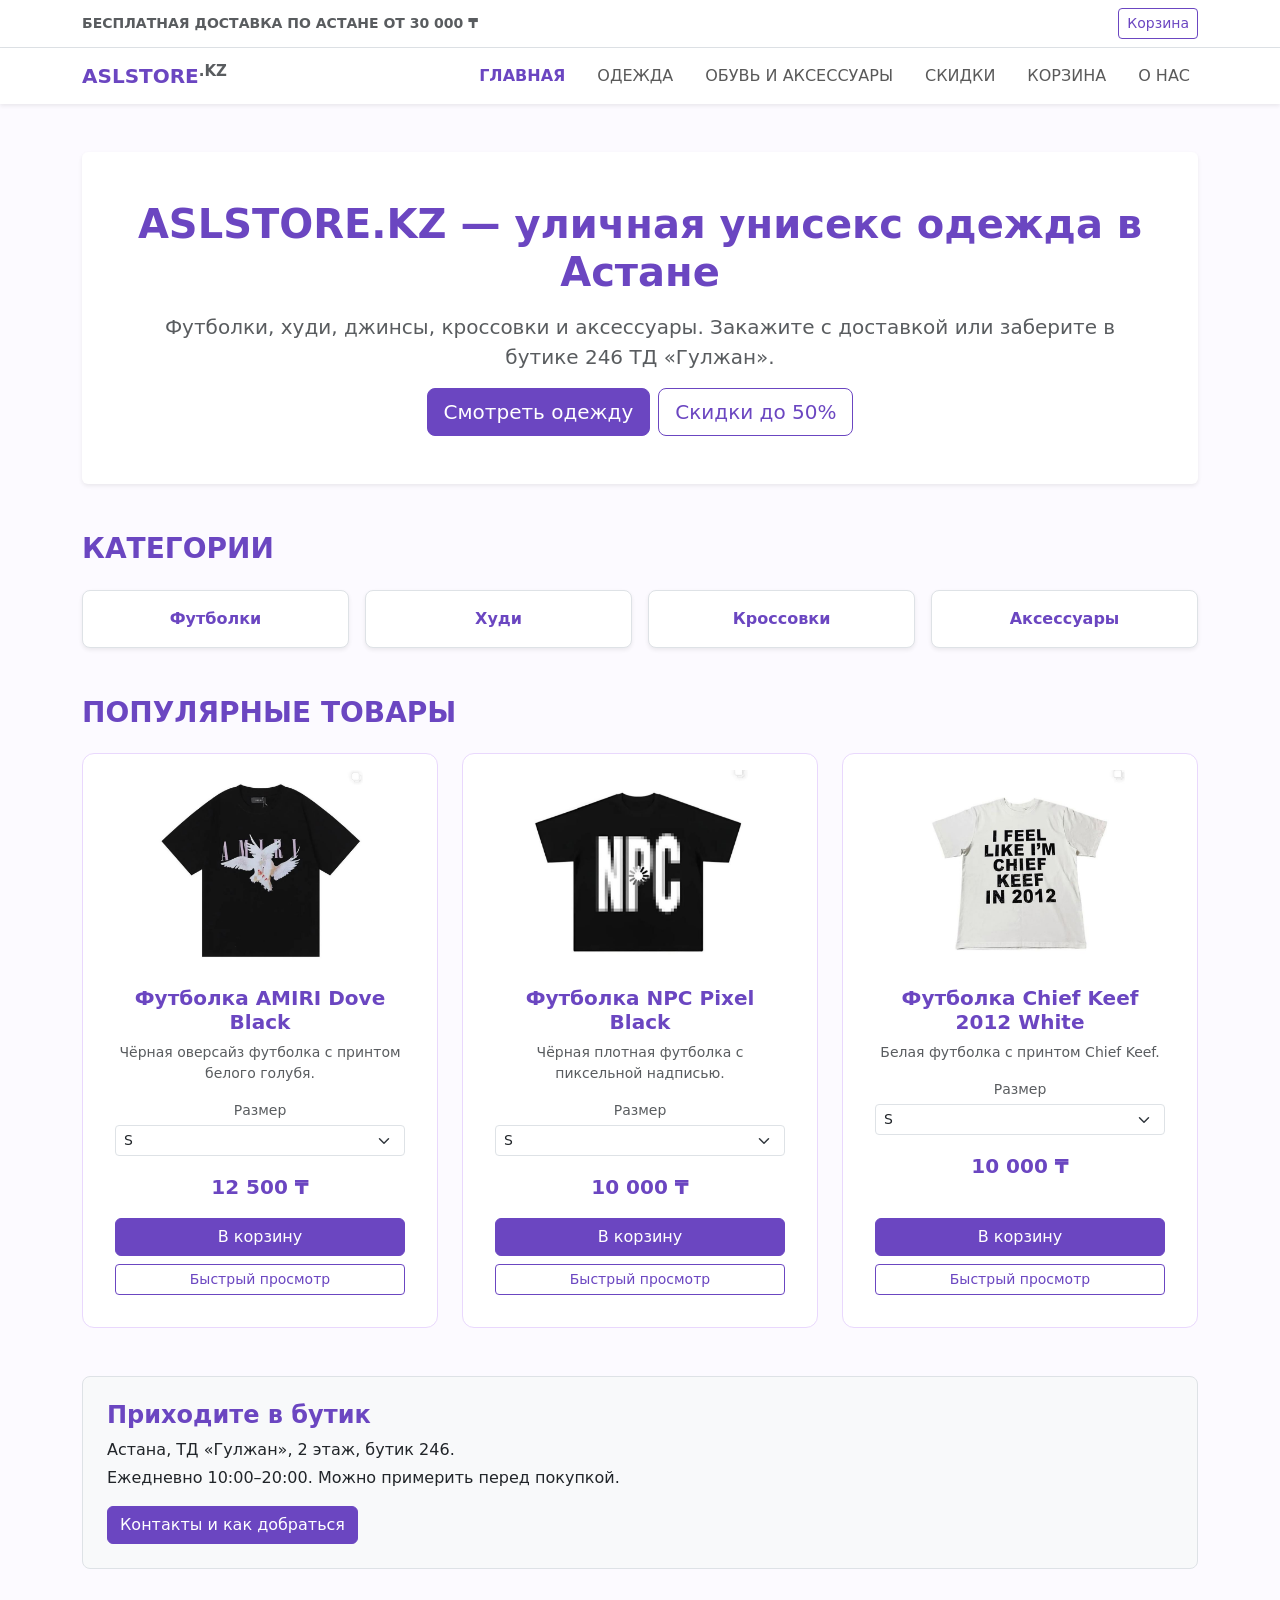
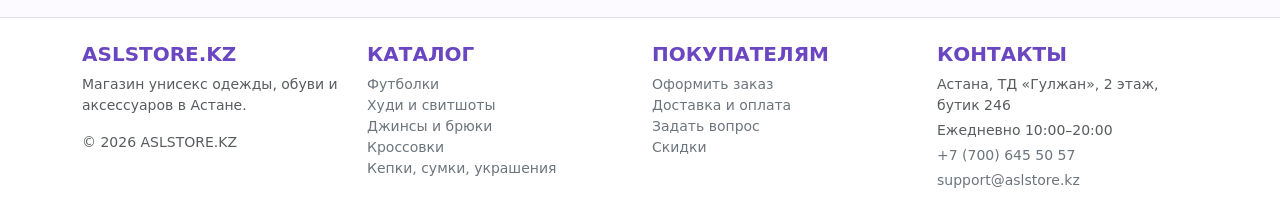
<file: asl/index.html>
<!DOCTYPE html>
<html lang="ru">
<head>
    <meta charset="UTF-8">
    <meta name="viewport" content="width=device-width, initial-scale=1.0">
    <meta name="description" content="ASLSTORE.KZ — унисекс одежда, обувь и аксессуары. Астана, ТД «Гулжан», бутик 246.">
    <title>Главная — ASLSTORE.KZ</title>
    <!-- Bootstrap 5.3.3 -->
    <link href="https://cdn.jsdelivr.net/npm/bootstrap@5.3.3/dist/css/bootstrap.min.css" rel="stylesheet">
    <!-- Свои стили: base — цвета бренда, azhar — каталог, akdana — корзина и оплата -->
    <link rel="stylesheet" href="css/base.css">
    <link rel="stylesheet" href="css/azhar.css">
    <link rel="stylesheet" href="css/akdana.css">
</head>
<body>

    <!-- Шапка: верхняя планка + навигация -->
    <header class="sticky-top">
        <!-- container-fluid: планка на всю ширину экрана -->
        <div class="container-fluid bg-white border-bottom py-2">
            <div class="container d-flex flex-wrap justify-content-between align-items-center gap-2">
                <small class="text-muted fw-bold">БЕСПЛАТНАЯ ДОСТАВКА ПО АСТАНЕ ОТ 30 000 ₸</small>
                <a href="order.html" id="cart-link" class="btn btn-sm btn-outline-purple">Корзина <span id="cart-count" class="badge bg-purple">0</span></a>
            </div>
        </div>
        <nav class="navbar navbar-expand navbar-light bg-white shadow-sm" aria-label="Главное меню">
            <div class="container flex-wrap">
                <a class="navbar-brand fw-bold text-purple" href="index.html">ASLSTORE<sup class="text-muted">.KZ</sup></a>
                <div class="navbar-nav-wrap ms-lg-auto" id="navbarNav">
                    <ul class="navbar-nav flex-wrap column-gap-3">
                    <li class="nav-item"><a class="nav-link active" href="index.html" aria-current="page">ГЛАВНАЯ</a></li>
                    <li class="nav-item"><a class="nav-link" href="clothing.html">ОДЕЖДА</a></li>
                    <li class="nav-item"><a class="nav-link" href="shoesandacc.html">ОБУВЬ И АКСЕССУАРЫ</a></li>
                    <li class="nav-item"><a class="nav-link" href="sale.html">СКИДКИ</a></li>
                    <li class="nav-item"><a class="nav-link" href="order.html">КОРЗИНА</a></li>
                    <li class="nav-item"><a class="nav-link" href="colophon.html">О НАС</a></li>
                    </ul>
                </div>
            </div>
        </nav>
    </header>

    <!-- container: фиксированная ширина основного содержимого -->
    <main class="container my-5">

        <section class="p-5 bg-white rounded shadow-sm text-center mb-5">
            <h1 class="display-6 fw-bold text-purple mb-3">ASLSTORE.KZ — уличная унисекс одежда в Астане</h1>
            <p class="lead text-muted">Футболки, худи, джинсы, кроссовки и аксессуары. Закажите с доставкой или заберите в бутике 246 ТД «Гулжан».</p>
            <div class="d-flex flex-wrap justify-content-center gap-2 mt-3">
                <a href="clothing.html" class="btn btn-purple btn-lg">Смотреть одежду</a>
                <a href="sale.html" class="btn btn-outline-purple btn-lg">Скидки до 50%</a>
            </div>
        </section>

        <section id="categories" class="mb-5">
            <h2 class="h3 text-purple fw-bold mb-4">КАТЕГОРИИ</h2>
            <div class="row g-3">
                <div class="col-6 col-lg-3"><a href="clothing.html#tops" class="d-block p-3 text-center bg-white border rounded-3 shadow-sm fw-bold text-purple text-decoration-none">Футболки</a></div>
                <div class="col-6 col-lg-3"><a href="clothing.html#hoodies" class="d-block p-3 text-center bg-white border rounded-3 shadow-sm fw-bold text-purple text-decoration-none">Худи</a></div>
                <div class="col-6 col-lg-3"><a href="shoesandacc.html#sneakers" class="d-block p-3 text-center bg-white border rounded-3 shadow-sm fw-bold text-purple text-decoration-none">Кроссовки</a></div>
                <div class="col-6 col-lg-3"><a href="shoesandacc.html#accessories" class="d-block p-3 text-center bg-white border rounded-3 shadow-sm fw-bold text-purple text-decoration-none">Аксессуары</a></div>
            </div>
        </section>

        <section id="popular" class="mb-5">
            <h2 class="h3 text-purple fw-bold mb-4">ПОПУЛЯРНЫЕ ТОВАРЫ</h2>
            <div class="row g-4">
                <div class="col-12 col-md-6 col-lg-4">
                    <article id="product-amiri-dove" class="card h-100 border-0 product-card p-3 position-relative" data-product-id="amiri-dove" data-name="Футболка AMIRI Dove Black" data-sizes="S,M,L,XL" data-price="12500">
                        <img src="imagess/tshirt-amiri.jpeg" class="card-img-top mx-auto product-img" alt="Чёрная футболка AMIRI с белым голубем">
                        <div class="card-body d-flex flex-column text-center">
                            <h3 class="h5 card-title text-purple fw-bold">Футболка AMIRI Dove Black</h3>
                            <p class="text-muted small">Чёрная оверсайз футболка с принтом белого голубя.</p>
                            <label for="size-amiri-dove" class="form-label small text-muted mb-1">Размер</label>
                            <select id="size-amiri-dove" class="form-select form-select-sm mb-3 size-select"><option value="S">S</option><option value="M">M</option><option value="L">L</option><option value="XL">XL</option></select>
                            <p class="fw-bold text-purple fs-5 mb-3">12 500 ₸</p>
                            <button type="button" class="btn btn-purple mt-auto add-to-cart" data-product-id="amiri-dove">В корзину</button>
                        </div>
                    </article>
                </div>
                <div class="col-12 col-md-6 col-lg-4">
                    <article id="product-npc-pixel" class="card h-100 border-0 product-card p-3 position-relative" data-product-id="npc-pixel" data-name="Футболка NPC Pixel Black" data-sizes="S,M,L,XL" data-price="10000">
                        <img src="imagess/t-shirt-npc.jpeg" class="card-img-top mx-auto product-img" alt="Чёрная футболка с пиксельной надписью NPC">
                        <div class="card-body d-flex flex-column text-center">
                            <h3 class="h5 card-title text-purple fw-bold">Футболка NPC Pixel Black</h3>
                            <p class="text-muted small">Чёрная плотная футболка с пиксельной надписью.</p>
                            <label for="size-npc-pixel" class="form-label small text-muted mb-1">Размер</label>
                            <select id="size-npc-pixel" class="form-select form-select-sm mb-3 size-select"><option value="S">S</option><option value="M">M</option><option value="L">L</option><option value="XL">XL</option></select>
                            <p class="fw-bold text-purple fs-5 mb-3">10 000 ₸</p>
                            <button type="button" class="btn btn-purple mt-auto add-to-cart" data-product-id="npc-pixel">В корзину</button>
                        </div>
                    </article>
                </div>
                <div class="col-12 col-md-6 col-lg-4">
                    <article id="product-keef-2012" class="card h-100 border-0 product-card p-3 position-relative" data-product-id="keef-2012" data-name="Футболка Chief Keef 2012 White" data-sizes="S,M,L,XL" data-price="10000">
                        <img src="imagess/tshirt2012.jpeg" class="card-img-top mx-auto product-img" alt="Белая футболка с принтом Chief Keef 2012">
                        <div class="card-body d-flex flex-column text-center">
                            <h3 class="h5 card-title text-purple fw-bold">Футболка Chief Keef 2012 White</h3>
                            <p class="text-muted small">Белая футболка с принтом Chief Keef.</p>
                            <label for="size-keef-2012" class="form-label small text-muted mb-1">Размер</label>
                            <select id="size-keef-2012" class="form-select form-select-sm mb-3 size-select"><option value="S">S</option><option value="M">M</option><option value="L">L</option><option value="XL">XL</option></select>
                            <p class="fw-bold text-purple fs-5 mb-3">10 000 ₸</p>
                            <button type="button" class="btn btn-purple mt-auto add-to-cart" data-product-id="keef-2012">В корзину</button>
                        </div>
                    </article>
                </div>
            </div>
        </section>

        <section id="visit" class="bg-light border rounded-3 p-4 mb-5">
            <h2 class="h4 text-purple fw-bold">Приходите в бутик</h2>
            <p class="mb-1">Астана, ТД «Гулжан», 2 этаж, бутик 246.</p>
            <p class="mb-3">Ежедневно 10:00–20:00. Можно примерить перед покупкой.</p>
            <a href="colophon.html#contacts" class="btn btn-purple">Контакты и как добраться</a>
        </section>

    </main>

    <!-- Подвал (одинаковый на всех страницах) -->
    <footer class="bg-white border-top mt-5">
        <div class="container py-4">
            <div class="row g-4">
                <div class="col-12 col-md-6 col-lg-3">
                    <h2 class="h5 text-purple fw-bold">ASLSTORE.KZ</h2>
                    <p class="text-muted small">Магазин унисекс одежды, обуви и аксессуаров в Астане.</p>
                    <p class="text-muted small mb-0">&copy; 2026 ASLSTORE.KZ</p>
                </div>
                <div class="col-12 col-md-6 col-lg-3">
                    <h2 class="h5 text-purple fw-bold">КАТАЛОГ</h2>
                    <ul class="list-unstyled small">
                        <li><a href="clothing.html#tops" class="link-secondary text-decoration-none">Футболки</a></li>
                        <li><a href="clothing.html#hoodies" class="link-secondary text-decoration-none">Худи и свитшоты</a></li>
                        <li><a href="clothing.html#bottoms" class="link-secondary text-decoration-none">Джинсы и брюки</a></li>
                        <li><a href="shoesandacc.html#sneakers" class="link-secondary text-decoration-none">Кроссовки</a></li>
                        <li><a href="shoesandacc.html#accessories" class="link-secondary text-decoration-none">Кепки, сумки, украшения</a></li>
                    </ul>
                </div>
                <div class="col-12 col-md-6 col-lg-3">
                    <h2 class="h5 text-purple fw-bold">ПОКУПАТЕЛЯМ</h2>
                    <ul class="list-unstyled small">
                        <li><a href="order.html" class="link-secondary text-decoration-none">Оформить заказ</a></li>
                        <li><a href="colophon.html#delivery" class="link-secondary text-decoration-none">Доставка и оплата</a></li>
                        <li><a href="colophon.html#feedback" class="link-secondary text-decoration-none">Задать вопрос</a></li>
                        <li><a href="sale.html" class="link-secondary text-decoration-none">Скидки</a></li>
                    </ul>
                </div>
                <div class="col-12 col-md-6 col-lg-3">
                    <h2 class="h5 text-purple fw-bold">КОНТАКТЫ</h2>
                    <address class="text-muted small mb-0">
                        <p class="mb-1">Астана, ТД «Гулжан», 2 этаж, бутик 246</p>
                        <p class="mb-1">Ежедневно 10:00–20:00</p>
                        <p class="mb-1"><a href="tel:+77006455057" class="link-secondary text-decoration-none">+7 (700) 645 50 57</a></p>
                        <p class="mb-0"><a href="mailto:support@aslstore.kz" class="link-secondary text-decoration-none">support@aslstore.kz</a></p>
                    </address>
                </div>
            </div>
        </div>
    </footer>
    <!-- Чистый JavaScript (без jQuery) -->
    <script src="js/data.js" defer></script>
    <script src="js/main.js" defer></script>
    <!-- jQuery-часть: сначала библиотека jQuery 3.7.1 с CDN, потом наши jQuery-файлы -->
    <script src="https://code.jquery.com/jquery-3.7.1.min.js" defer></script>
    <script src="js/gallery.js" defer></script>
    <script src="js/minicart.js" defer></script>
    <script src="js/quickview.js" defer></script>
</body>
</html>
</file>
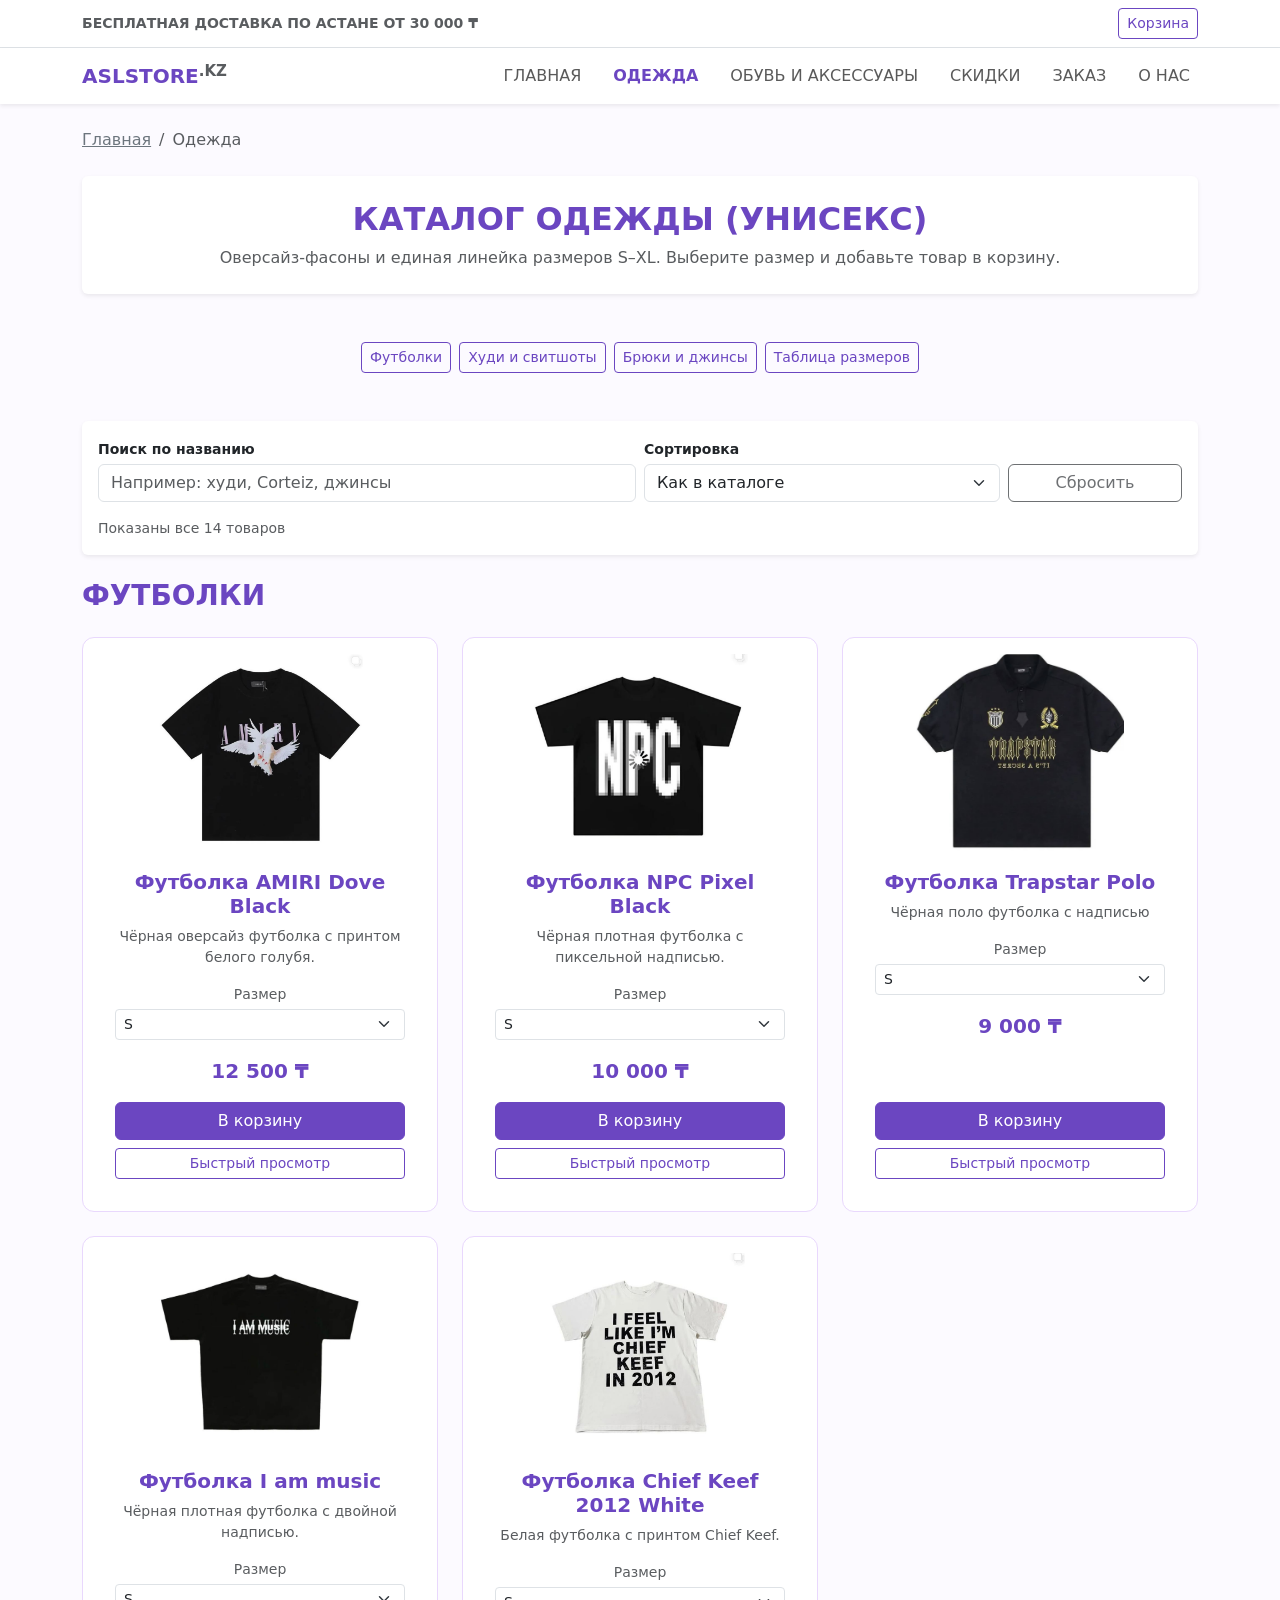
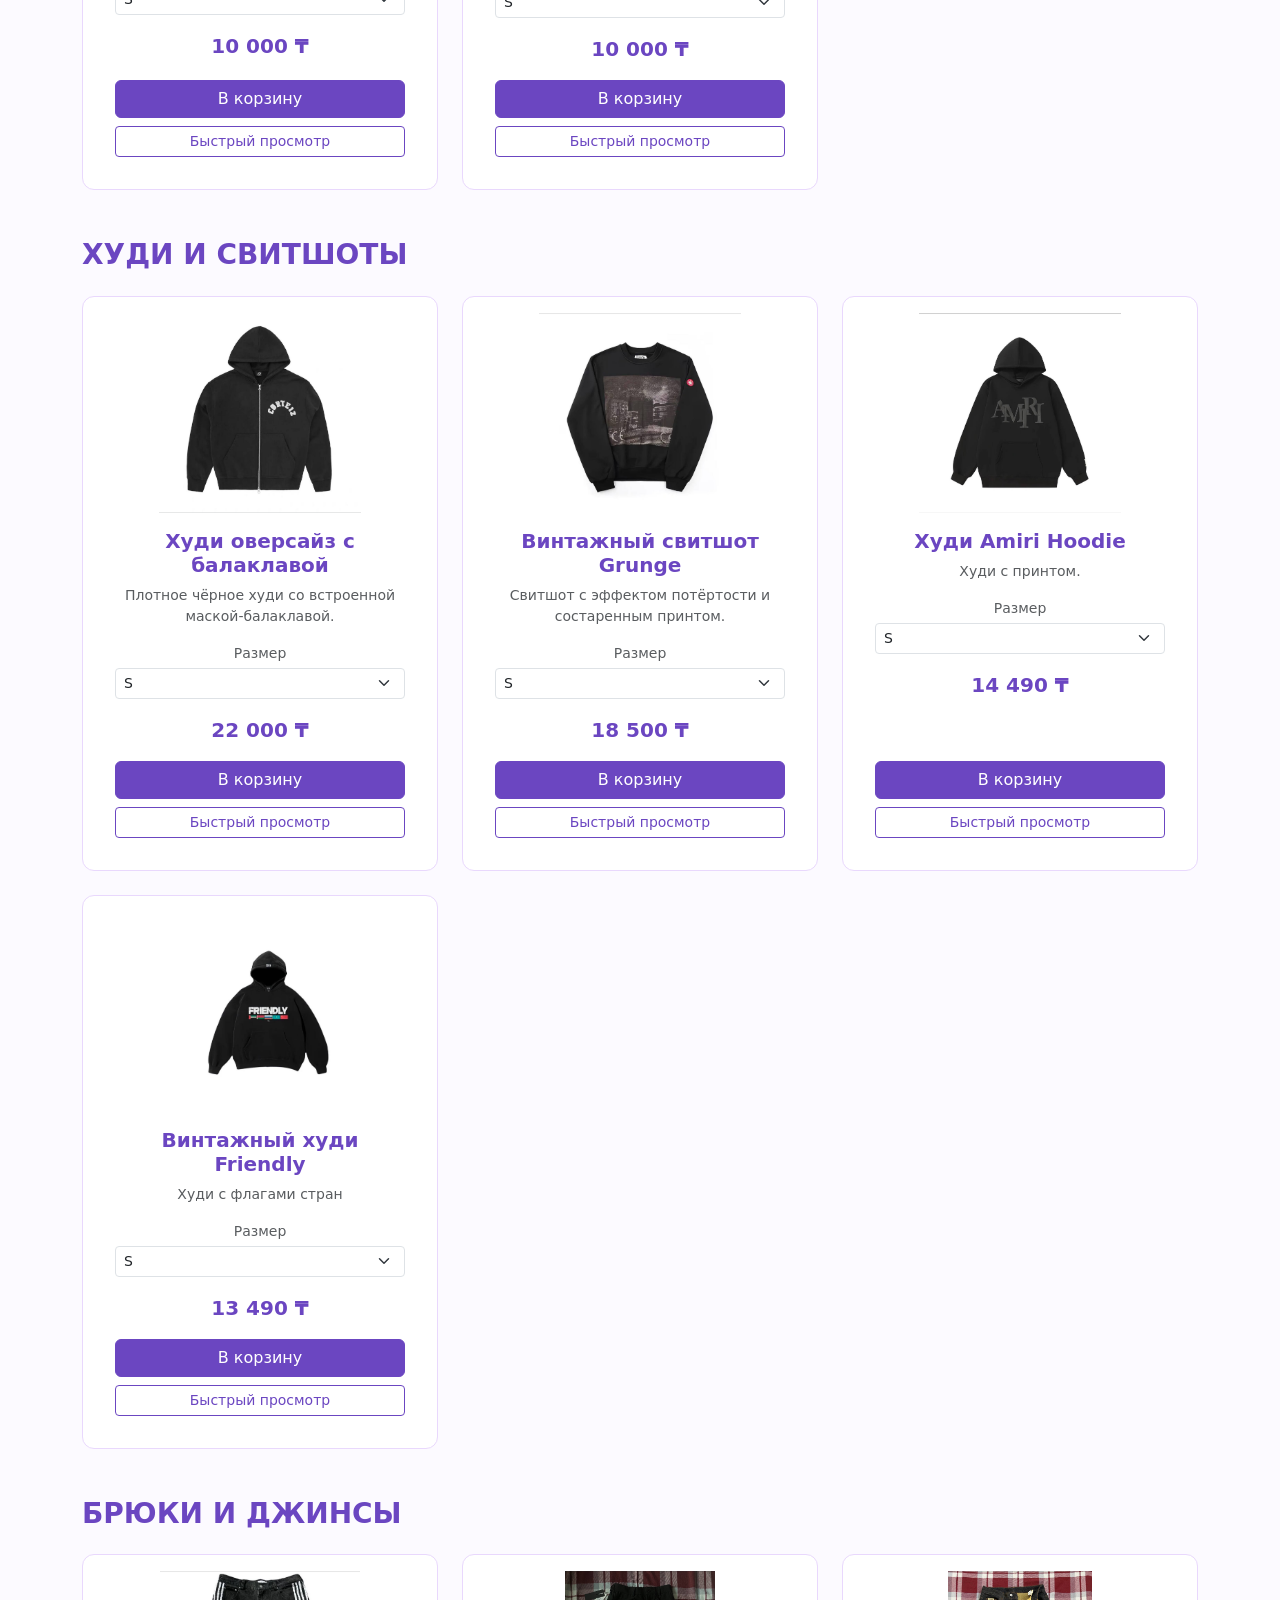
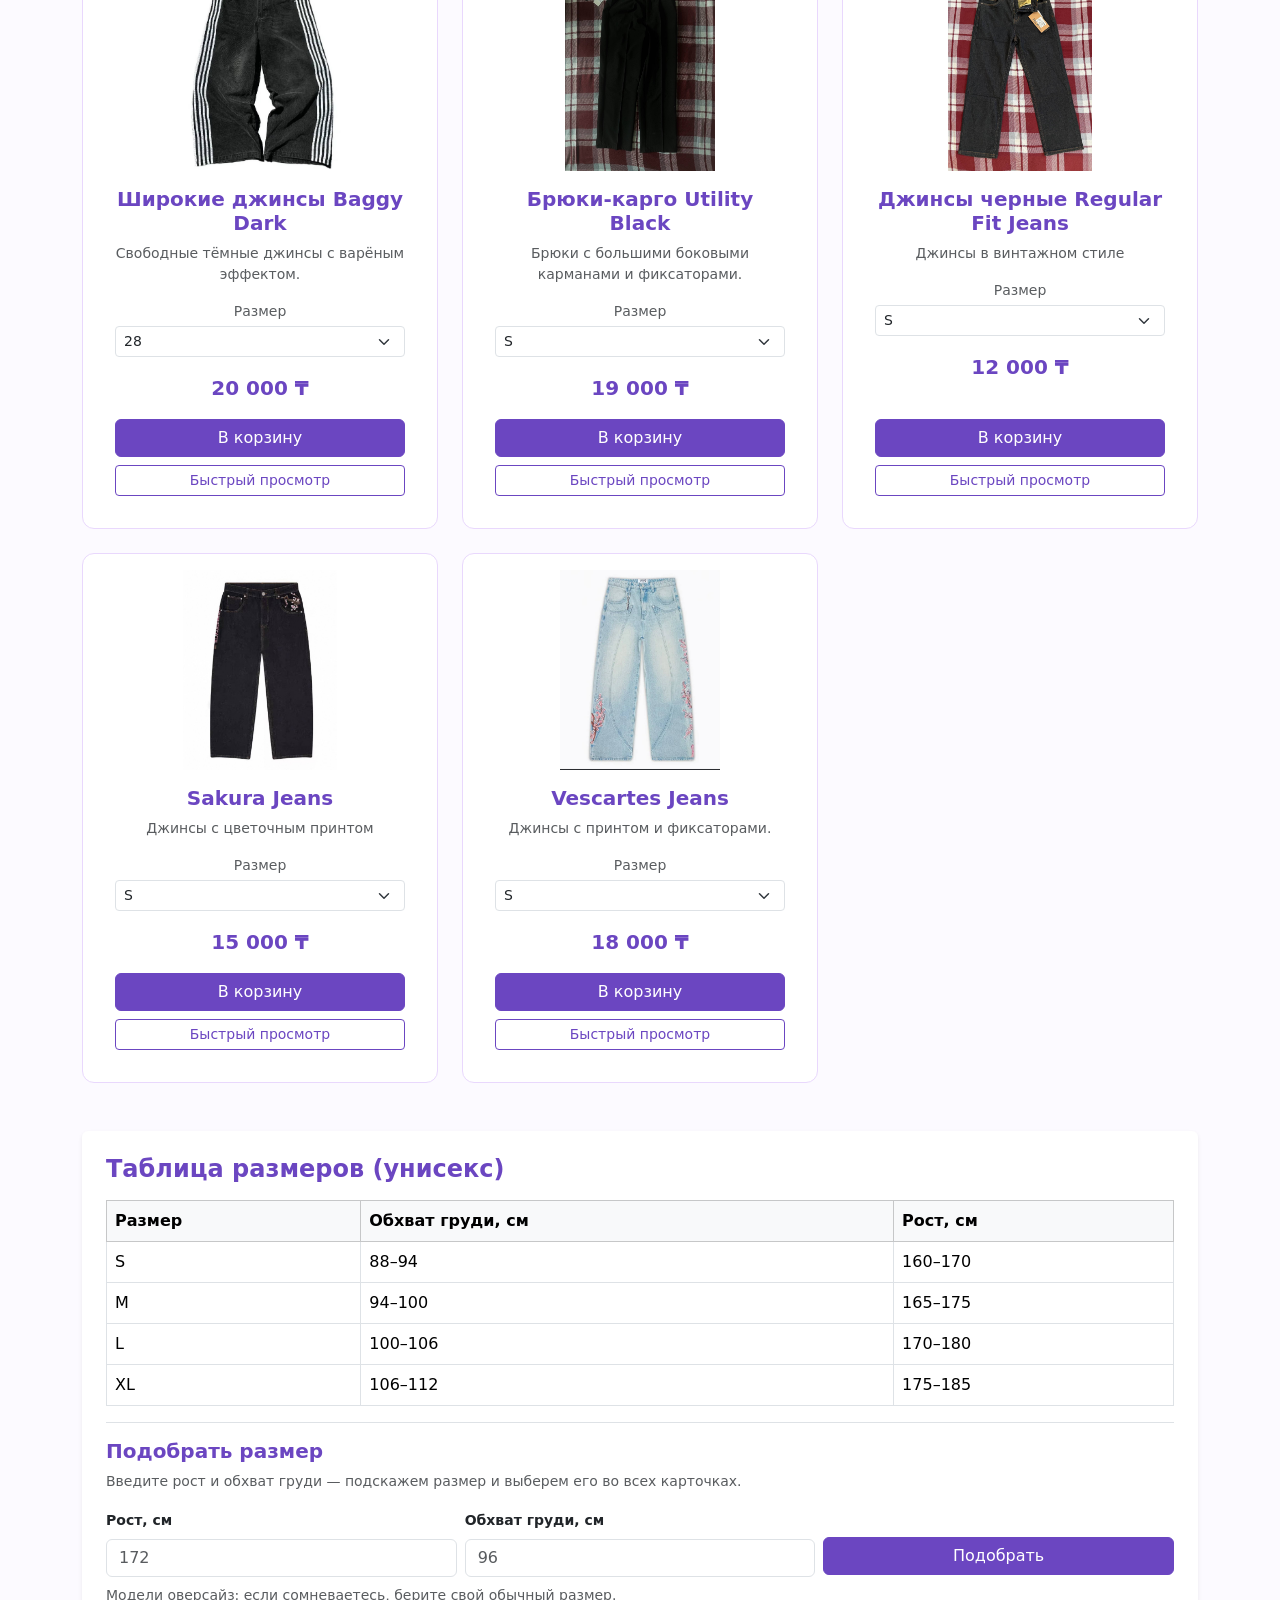
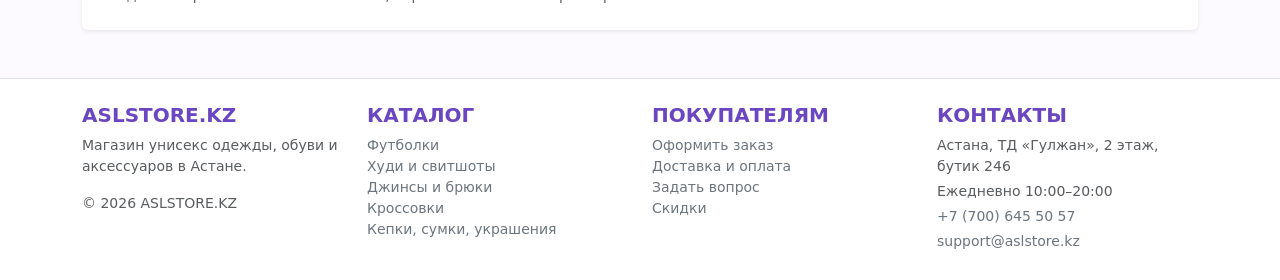
<file: asl/clothing.html>
<!DOCTYPE html>
<html lang="ru">
<head>
    <meta charset="UTF-8">
    <meta name="viewport" content="width=device-width, initial-scale=1.0">
    <meta name="description" content="ASLSTORE.KZ — унисекс одежда, обувь и аксессуары. Астана, ТД «Гулжан», бутик 246.">
    <title>Одежда — ASLSTORE.KZ</title>
    <!-- Bootstrap 5.3.3 -->
    <link href="https://cdn.jsdelivr.net/npm/bootstrap@5.3.3/dist/css/bootstrap.min.css" rel="stylesheet">
    <!-- Свои стили: base — цвета бренда, azhar — каталог, akdana — корзина и оплата -->
    <link rel="stylesheet" href="css/base.css">
    <link rel="stylesheet" href="css/azhar.css">
    <link rel="stylesheet" href="css/akdana.css">
</head>
<body>

    <!-- Шапка: верхняя планка + навигация -->
    <header class="sticky-top">
        <!-- container-fluid: планка на всю ширину экрана -->
        <div class="container-fluid bg-white border-bottom py-2">
            <div class="container d-flex flex-wrap justify-content-between align-items-center gap-2">
                <small class="text-muted fw-bold">БЕСПЛАТНАЯ ДОСТАВКА ПО АСТАНЕ ОТ 30 000 ₸</small>
                <a href="order.html" id="cart-link" class="btn btn-sm btn-outline-purple">Корзина <span id="cart-count" class="badge bg-purple">0</span></a>
            </div>
        </div>
        <nav class="navbar navbar-expand navbar-light bg-white shadow-sm" aria-label="Главное меню">
            <div class="container flex-wrap">
                <a class="navbar-brand fw-bold text-purple" href="index.html">ASLSTORE<sup class="text-muted">.KZ</sup></a>
                <div class="navbar-nav-wrap ms-lg-auto" id="navbarNav">
                    <ul class="navbar-nav flex-wrap column-gap-3">
                    <li class="nav-item"><a class="nav-link" href="index.html">ГЛАВНАЯ</a></li>
                    <li class="nav-item"><a class="nav-link active" href="clothing.html" aria-current="page">ОДЕЖДА</a></li>
                    <li class="nav-item"><a class="nav-link" href="shoesandacc.html">ОБУВЬ И АКСЕССУАРЫ</a></li>
                    <li class="nav-item"><a class="nav-link" href="sale.html">СКИДКИ</a></li>
                    <li class="nav-item"><a class="nav-link" href="order.html">ЗАКАЗ</a></li>
                    <li class="nav-item"><a class="nav-link" href="colophon.html">О НАС</a></li>
                    </ul>
                </div>
            </div>
        </nav>
    </header>
<main class="container my-4">
        <!-- Навигация: хлебные крошки (Bootstrap breadcrumb) -->
        <nav class="d-flex flex-wrap justify-content-between align-items-center gap-2 mb-4" aria-label="Навигационная цепочка">
            <ol class="breadcrumb mb-0">
                <li class="breadcrumb-item"><a href="index.html" class="link-secondary">Главная</a></li>
                <li class="breadcrumb-item active" aria-current="page">Одежда</li>
            </ol>
        </nav>


        <section class="p-4 bg-white rounded shadow-sm text-center mb-5">
            <h1 class="h2 text-purple fw-bold">КАТАЛОГ ОДЕЖДЫ (УНИСЕКС)</h1>
            <p class="text-muted mb-0">Оверсайз-фасоны и единая линейка размеров S–XL. Выберите размер и добавьте товар в корзину.</p>
        </section>

        <nav class="d-flex flex-wrap gap-2 justify-content-center mb-5" aria-label="Разделы каталога">
            <a href="#tops" class="btn btn-sm btn-outline-purple filter-btn" data-filter="tops">Футболки</a>
            <a href="#hoodies" class="btn btn-sm btn-outline-purple filter-btn" data-filter="hoodies">Худи и свитшоты</a>
            <a href="#bottoms" class="btn btn-sm btn-outline-purple filter-btn" data-filter="bottoms">Брюки и джинсы</a>
            <a href="#size-guide" class="btn btn-sm btn-outline-purple">Таблица размеров</a>
        </nav>

        <section id="tops" class="mb-5">
            <h2 class="h3 text-purple fw-bold mb-4">ФУТБОЛКИ</h2>
            <div class="row g-4">
                <div class="col-12 col-md-6 col-lg-4">
                    <article id="product-amiri-dove" class="card h-100 border-0 product-card p-3 position-relative" data-product-id="amiri-dove" data-name="Футболка AMIRI Dove Black" data-price="12500">
                        <img src="imagess/tshirt-amiri.jpeg" class="card-img-top mx-auto product-img" alt="Чёрная футболка AMIRI с белым голубем">
                        <div class="card-body d-flex flex-column text-center">
                            <h3 class="h5 card-title text-purple fw-bold">Футболка AMIRI Dove Black</h3>
                            <p class="text-muted small">Чёрная оверсайз футболка с принтом белого голубя.</p>
                            <label for="size-amiri-dove" class="form-label small text-muted mb-1">Размер</label>
                            <select id="size-amiri-dove" class="form-select form-select-sm mb-3 size-select"><option value="S">S</option><option value="M">M</option><option value="L">L</option><option value="XL">XL</option></select>
                            <p class="fw-bold text-purple fs-5 mb-3">12 500 ₸</p>
                            <button type="button" class="btn btn-purple mt-auto add-to-cart" data-product-id="amiri-dove">В корзину</button>
                        </div>
                    </article>
                </div>
                <div class="col-12 col-md-6 col-lg-4">
                    <article id="product-npc-pixel" class="card h-100 border-0 product-card p-3 position-relative" data-product-id="npc-pixel" data-name="Футболка NPC Pixel Black" data-price="10000">
                        <img src="imagess/t-shirt-npc.jpeg" class="card-img-top mx-auto product-img" alt="Чёрная футболка с пиксельной надписью NPC">
                        <div class="card-body d-flex flex-column text-center">
                            <h3 class="h5 card-title text-purple fw-bold">Футболка NPC Pixel Black</h3>
                            <p class="text-muted small">Чёрная плотная футболка с пиксельной надписью.</p>
                            <label for="size-npc-pixel" class="form-label small text-muted mb-1">Размер</label>
                            <select id="size-npc-pixel" class="form-select form-select-sm mb-3 size-select"><option value="S">S</option><option value="M">M</option><option value="L">L</option><option value="XL">XL</option></select>
                            <p class="fw-bold text-purple fs-5 mb-3">10 000 ₸</p>
                            <button type="button" class="btn btn-purple mt-auto add-to-cart" data-product-id="npc-pixel">В корзину</button>
                        </div>
                    </article>
                </div>
                <div class="col-12 col-md-6 col-lg-4">
                    <article id="product-trapstar-polo" class="card h-100 border-0 product-card p-3 position-relative" data-product-id="trapstar-polo" data-name="Футболка Trapstar Polo" data-price="9000">
                        <img src="imagess/trapstar.jpg" class="card-img-top mx-auto product-img" alt="Чёрная футболка с пиксельной надписью NPC">
                        <div class="card-body d-flex flex-column text-center">
                            <h3 class="h5 card-title text-purple fw-bold">Футболка Trapstar Polo</h3>
                            <p class="text-muted small">Чёрная поло футболка с надписью </p>
                            <label for="size-trapstar-polo" class="form-label small text-muted mb-1">Размер</label>
                            <select id="size-trapstar-polo" class="form-select form-select-sm mb-3 size-select"><option value="S">S</option><option value="M">M</option><option value="L">L</option><option value="XL">XL</option></select>
                            <p class="fw-bold text-purple fs-5 mb-3">9 000 ₸</p>
                            <button type="button" class="btn btn-purple mt-auto add-to-cart" data-product-id="trapstar-polo">В корзину</button>
                        </div>
                    </article>
                </div>
                <div class="col-12 col-md-6 col-lg-4">
                    <article id="product-iammusic-tee" class="card h-100 border-0 product-card p-3 position-relative" data-product-id="iammusic-tee" data-name="Футболка I am music" data-price="10000">
                        <img src="imagess/iammusic.jpg" class="card-img-top mx-auto product-img" alt="Чёрная футболка с пиксельной надписью NPC">
                        <div class="card-body d-flex flex-column text-center">
                            <h3 class="h5 card-title text-purple fw-bold">Футболка I am music</h3>
                            <p class="text-muted small">Чёрная плотная футболка с двойной надписью.</p>
                            <label for="size-iammusic-tee" class="form-label small text-muted mb-1">Размер</label>
                            <select id="size-iammusic-tee" class="form-select form-select-sm mb-3 size-select"><option value="S">S</option><option value="M">M</option><option value="L">L</option><option value="XL">XL</option></select>
                            <p class="fw-bold text-purple fs-5 mb-3">10 000 ₸</p>
                            <button type="button" class="btn btn-purple mt-auto add-to-cart" data-product-id="iammusic-tee">В корзину</button>
                        </div>
                    </article>
                </div>
                <div class="col-12 col-md-6 col-lg-4">
                    <article id="product-keef-2012" class="card h-100 border-0 product-card p-3 position-relative" data-product-id="keef-2012" data-name="Футболка Chief Keef 2012 White" data-price="10000">
                        <img src="imagess/tshirt2012.jpeg" class="card-img-top mx-auto product-img" alt="Белая футболка с принтом Chief Keef 2012">
                        <div class="card-body d-flex flex-column text-center">
                            <h3 class="h5 card-title text-purple fw-bold">Футболка Chief Keef 2012 White</h3>
                            <p class="text-muted small">Белая футболка с принтом Chief Keef.</p>
                            <label for="size-keef-2012" class="form-label small text-muted mb-1">Размер</label>
                            <select id="size-keef-2012" class="form-select form-select-sm mb-3 size-select"><option value="S">S</option><option value="M">M</option><option value="L">L</option><option value="XL">XL</option></select>
                            <p class="fw-bold text-purple fs-5 mb-3">10 000 ₸</p>
                            <button type="button" class="btn btn-purple mt-auto add-to-cart" data-product-id="keef-2012">В корзину</button>
                        </div>
                    </article>
                </div>
            </div>
        </section>

        <section id="hoodies" class="mb-5">
            <h2 class="h3 text-purple fw-bold mb-4">ХУДИ И СВИТШОТЫ</h2>
            <div class="row g-4">
                <div class="col-12 col-md-6 col-lg-4">
                    <article id="product-hoodie-balaclava" class="card h-100 border-0 product-card p-3 position-relative" data-product-id="hoodie-balaclava" data-name="Худи оверсайз с балаклавой" data-price="22000">
                        <img src="imagess/corteizzip.jpg" class="card-img-top mx-auto product-img" alt="Чёрное худи со встроенной балаклавой">
                        <div class="card-body d-flex flex-column text-center">
                            <h3 class="h5 card-title text-purple fw-bold">Худи оверсайз с балаклавой</h3>
                            <p class="text-muted small">Плотное чёрное худи со встроенной маской-балаклавой.</p>
                            <label for="size-hoodie-balaclava" class="form-label small text-muted mb-1">Размер</label>
                            <select id="size-hoodie-balaclava" class="form-select form-select-sm mb-3 size-select"><option value="S">S</option><option value="M">M</option><option value="L">L</option><option value="XL">XL</option></select>
                            <p class="fw-bold text-purple fs-5 mb-3">22 000 ₸</p>
                            <button type="button" class="btn btn-purple mt-auto add-to-cart" data-product-id="hoodie-balaclava">В корзину</button>
                        </div>
                    </article>
                </div>
                <div class="col-12 col-md-6 col-lg-4">
                    <article id="product-sweat-grunge" class="card h-100 border-0 product-card p-3 position-relative" data-product-id="sweat-grunge" data-name="Винтажный свитшот Grunge" data-price="18500">
                        <img src="imagess/свитшот.jpg" class="card-img-top mx-auto product-img" alt="Винтажный свитшот с потёртым принтом">
                        <div class="card-body d-flex flex-column text-center">
                            <h3 class="h5 card-title text-purple fw-bold">Винтажный свитшот Grunge</h3>
                            <p class="text-muted small">Свитшот с эффектом потёртости и состаренным принтом.</p>
                            <label for="size-sweat-grunge" class="form-label small text-muted mb-1">Размер</label>
                            <select id="size-sweat-grunge" class="form-select form-select-sm mb-3 size-select"><option value="S">S</option><option value="M">M</option><option value="L">L</option><option value="XL">XL</option></select>
                            <p class="fw-bold text-purple fs-5 mb-3">18 500 ₸</p>
                            <button type="button" class="btn btn-purple mt-auto add-to-cart" data-product-id="sweat-grunge">В корзину</button>
                        </div>
                    </article>
                </div>
                <div class="col-12 col-md-6 col-lg-4">
                    <article id="product-amiri-hoodie" class="card h-100 border-0 product-card p-3 position-relative" data-product-id="amiri-hoodie" data-name="Худи Amiri Hoodie" data-price="14490">
                        <img src="imagess/amiri.jpg" class="card-img-top mx-auto product-img" alt="Винтажный свитшот с потёртым принтом">
                        <div class="card-body d-flex flex-column text-center">
                            <h3 class="h5 card-title text-purple fw-bold">Худи Amiri Hoodie</h3>
                            <p class="text-muted small">Худи с принтом.</p>
                            <label for="size-amiri-hoodie" class="form-label small text-muted mb-1">Размер</label>
                            <select id="size-amiri-hoodie" class="form-select form-select-sm mb-3 size-select"><option value="S">S</option><option value="M">M</option><option value="L">L</option><option value="XL">XL</option></select>
                            <p class="fw-bold text-purple fs-5 mb-3">14 490 ₸</p>
                            <button type="button" class="btn btn-purple mt-auto add-to-cart" data-product-id="amiri-hoodie">В корзину</button>
                        </div>
                    </article>
                </div>
                <div class="col-12 col-md-6 col-lg-4">
                    <article id="product-friendly-hoodie" class="card h-100 border-0 product-card p-3 position-relative" data-product-id="friendly-hoodie" data-name="Винтажный худи Friendly" data-price="13490">
                        <img src="imagess/friendly.jpg" class="card-img-top mx-auto product-img" alt="Винтажный свитшот с потёртым принтом">
                        <div class="card-body d-flex flex-column text-center">
                            <h3 class="h5 card-title text-purple fw-bold">Винтажный худи Friendly</h3>
                            <p class="text-muted small">Худи с флагами стран</p>
                            <label for="size-friendly-hoodie" class="form-label small text-muted mb-1">Размер</label>
                            <select id="size-friendly-hoodie" class="form-select form-select-sm mb-3 size-select"><option value="S">S</option><option value="M">M</option><option value="L">L</option><option value="XL">XL</option></select>
                            <p class="fw-bold text-purple fs-5 mb-3">13 490 ₸</p>
                            <button type="button" class="btn btn-purple mt-auto add-to-cart" data-product-id="friendly-hoodie">В корзину</button>
                        </div>
                    </article>
                </div>
            </div>
        </section>

        <section id="bottoms" class="mb-5">
            <h2 class="h3 text-purple fw-bold mb-4">БРЮКИ И ДЖИНСЫ</h2>
            <div class="row g-4">
                <div class="col-12 col-md-6 col-lg-4">
                    <article id="product-jeans-baggy" class="card h-100 border-0 product-card p-3 position-relative" data-product-id="jeans-baggy" data-name="Широкие джинсы Baggy Dark" data-price="20000">
                        <img src="imagess/джинсы.jpg" class="card-img-top mx-auto product-img" alt="Тёмные широкие джинсы Baggy">
                        <div class="card-body d-flex flex-column text-center">
                            <h3 class="h5 card-title text-purple fw-bold">Широкие джинсы Baggy Dark</h3>
                            <p class="text-muted small">Свободные тёмные джинсы с варёным эффектом.</p>
                            <label for="size-jeans-baggy" class="form-label small text-muted mb-1">Размер</label>
                            <select id="size-jeans-baggy" class="form-select form-select-sm mb-3 size-select"><option value="28">28</option><option value="30">30</option><option value="32">32</option><option value="34">34</option></select>
                            <p class="fw-bold text-purple fs-5 mb-3">20 000 ₸</p>
                            <button type="button" class="btn btn-purple mt-auto add-to-cart" data-product-id="jeans-baggy">В корзину</button>
                        </div>
                    </article>
                </div>
                <div class="col-12 col-md-6 col-lg-4">
                    <article id="product-cargo-utility" class="card h-100 border-0 product-card p-3 position-relative" data-product-id="cargo-utility" data-name="Брюки-карго Utility Black" data-price="19000">
                        <img src="imagess/брюки.jpg" class="card-img-top mx-auto product-img" alt="Чёрные брюки-карго с боковыми карманами">
                        <div class="card-body d-flex flex-column text-center">
                            <h3 class="h5 card-title text-purple fw-bold">Брюки-карго Utility Black</h3>
                            <p class="text-muted small">Брюки с большими боковыми карманами и фиксаторами.</p>
                            <label for="size-cargo-utility" class="form-label small text-muted mb-1">Размер</label>
                            <select id="size-cargo-utility" class="form-select form-select-sm mb-3 size-select"><option value="S">S</option><option value="M">M</option><option value="L">L</option><option value="XL">XL</option></select>
                            <p class="fw-bold text-purple fs-5 mb-3">19 000 ₸</p>
                            <button type="button" class="btn btn-purple mt-auto add-to-cart" data-product-id="cargo-utility">В корзину</button>
                        </div>
                    </article>
                </div>
                <div class="col-12 col-md-6 col-lg-4">
                    <article id="product-regular-fit-jeans" class="card h-100 border-0 product-card p-3 position-relative" data-product-id="regular-fit-jeans" data-name="Джинсы черные Regular Fit Jeans" data-price="12000">
                        <img src="imagess/chernyi.jpg" class="card-img-top mx-auto product-img" alt="Чёрные брюки-карго с боковыми карманами">
                        <div class="card-body d-flex flex-column text-center">
                            <h3 class="h5 card-title text-purple fw-bold">Джинсы черные Regular Fit Jeans</h3>
                            <p class="text-muted small">Джинсы в винтажном стиле</p>
                            <label for="size-regular-fit-jeans" class="form-label small text-muted mb-1">Размер</label>
                            <select id="size-regular-fit-jeans" class="form-select form-select-sm mb-3 size-select"><option value="S">S</option><option value="M">M</option><option value="L">L</option><option value="XL">XL</option></select>
                            <p class="fw-bold text-purple fs-5 mb-3">12 000 ₸</p>
                            <button type="button" class="btn btn-purple mt-auto add-to-cart" data-product-id="regular-fit-jeans">В корзину</button>
                        </div>
                    </article>
                </div>
                <div class="col-12 col-md-6 col-lg-4">
                    <article id="product-sakura-jeans" class="card h-100 border-0 product-card p-3 position-relative" data-product-id="sakura-jeans" data-name="Sakura Jeans" data-price="15000">
                        <img src="imagess/sakura.jpg" class="card-img-top mx-auto product-img" alt="Чёрные брюки-карго с боковыми карманами">
                        <div class="card-body d-flex flex-column text-center">
                            <h3 class="h5 card-title text-purple fw-bold">Sakura Jeans</h3>
                            <p class="text-muted small">Джинсы с цветочным принтом</p>
                            <label for="size-sakura-jeans" class="form-label small text-muted mb-1">Размер</label>
                            <select id="size-sakura-jeans" class="form-select form-select-sm mb-3 size-select"><option value="S">S</option><option value="M">M</option><option value="L">L</option><option value="XL">XL</option></select>
                            <p class="fw-bold text-purple fs-5 mb-3">15 000 ₸</p>
                            <button type="button" class="btn btn-purple mt-auto add-to-cart" data-product-id="sakura-jeans">В корзину</button>
                        </div>
                    </article>
                </div>
                <div class="col-12 col-md-6 col-lg-4">
                    <article id="product-vescartes-jeans" class="card h-100 border-0 product-card p-3 position-relative" data-product-id="vescartes-jeans" data-name="Vescartes Jeans" data-price="18000">
                        <img src="imagess/l;bycs.jpg" class="card-img-top mx-auto product-img" alt="Чёрные брюки-карго с боковыми карманами">
                        <div class="card-body d-flex flex-column text-center">
                            <h3 class="h5 card-title text-purple fw-bold">Vescartes Jeans</h3>
                            <p class="text-muted small">Джинсы с принтом и фиксаторами.</p>
                            <label for="size-vescartes-jeans" class="form-label small text-muted mb-1">Размер</label>
                            <select id="size-vescartes-jeans" class="form-select form-select-sm mb-3 size-select"><option value="S">S</option><option value="M">M</option><option value="L">L</option><option value="XL">XL</option></select>
                            <p class="fw-bold text-purple fs-5 mb-3">18 000 ₸</p>
                            <button type="button" class="btn btn-purple mt-auto add-to-cart" data-product-id="vescartes-jeans">В корзину</button>
                        </div>
                    </article>
                </div>
            </div>
        </section>

        <section id="size-guide" class="bg-white p-4 rounded shadow-sm mb-5">
            <h2 class="h4 text-purple fw-bold mb-3">Таблица размеров (унисекс)</h2>
            <div class="table-responsive">
                <table class="table table-bordered mb-0">
                    <thead class="table-light">
                        <tr><th scope="col">Размер</th><th scope="col">Обхват груди, см</th><th scope="col">Рост, см</th></tr>
                    </thead>
                    <tbody>
                        <tr><td>S</td><td>88–94</td><td>160–170</td></tr>
                        <tr><td>M</td><td>94–100</td><td>165–175</td></tr>
                        <tr><td>L</td><td>100–106</td><td>170–180</td></tr>
                        <tr><td>XL</td><td>106–112</td><td>175–185</td></tr>
                    </tbody>
                </table>
            </div>
            <p class="text-muted small mt-2 mb-0">Модели оверсайз: если сомневаетесь, берите свой обычный размер.</p>
        </section>

    </main>

    <!-- Подвал (одинаковый на всех страницах) -->
    <footer class="bg-white border-top mt-5">
        <div class="container py-4">
            <div class="row g-4">
                <div class="col-12 col-md-6 col-lg-3">
                    <h2 class="h5 text-purple fw-bold">ASLSTORE.KZ</h2>
                    <p class="text-muted small">Магазин унисекс одежды, обуви и аксессуаров в Астане.</p>
                    <p class="text-muted small mb-0">&copy; 2026 ASLSTORE.KZ</p>
                </div>
                <div class="col-12 col-md-6 col-lg-3">
                    <h2 class="h5 text-purple fw-bold">КАТАЛОГ</h2>
                    <ul class="list-unstyled small">
                        <li><a href="clothing.html#tops" class="link-secondary text-decoration-none">Футболки</a></li>
                        <li><a href="clothing.html#hoodies" class="link-secondary text-decoration-none">Худи и свитшоты</a></li>
                        <li><a href="clothing.html#bottoms" class="link-secondary text-decoration-none">Джинсы и брюки</a></li>
                        <li><a href="shoesandacc.html#sneakers" class="link-secondary text-decoration-none">Кроссовки</a></li>
                        <li><a href="shoesandacc.html#accessories" class="link-secondary text-decoration-none">Кепки, сумки, украшения</a></li>
                    </ul>
                </div>
                <div class="col-12 col-md-6 col-lg-3">
                    <h2 class="h5 text-purple fw-bold">ПОКУПАТЕЛЯМ</h2>
                    <ul class="list-unstyled small">
                        <li><a href="order.html" class="link-secondary text-decoration-none">Оформить заказ</a></li>
                        <li><a href="colophon.html#delivery" class="link-secondary text-decoration-none">Доставка и оплата</a></li>
                        <li><a href="colophon.html#feedback" class="link-secondary text-decoration-none">Задать вопрос</a></li>
                        <li><a href="sale.html" class="link-secondary text-decoration-none">Скидки</a></li>
                    </ul>
                </div>
                <div class="col-12 col-md-6 col-lg-3">
                    <h2 class="h5 text-purple fw-bold">КОНТАКТЫ</h2>
                    <address class="text-muted small mb-0">
                        <p class="mb-1">Астана, ТД «Гулжан», 2 этаж, бутик 246</p>
                        <p class="mb-1">Ежедневно 10:00–20:00</p>
                        <p class="mb-1"><a href="tel:+77006455057" class="link-secondary text-decoration-none">+7 (700) 645 50 57</a></p>
                        <p class="mb-0"><a href="mailto:support@aslstore.kz" class="link-secondary text-decoration-none">support@aslstore.kz</a></p>
                    </address>
                </div>
            </div>
        </div>
    </footer>

    <!-- Чистый JavaScript (без jQuery) -->
    <script src="js/data.js" defer></script>
    <script src="js/main.js" defer></script>
    <script src="js/catalog.js" defer></script>
    <script src="js/size-finder.js" defer></script>
    <!-- jQuery-часть: сначала библиотека jQuery 3.7.1 с CDN, потом наши jQuery-файлы -->
    <script src="https://code.jquery.com/jquery-3.7.1.min.js" defer></script>
    <script src="js/gallery.js" defer></script>
    <script src="js/minicart.js" defer></script>
    <script src="js/quickview.js" defer></script>
</body>
</html>
</file>
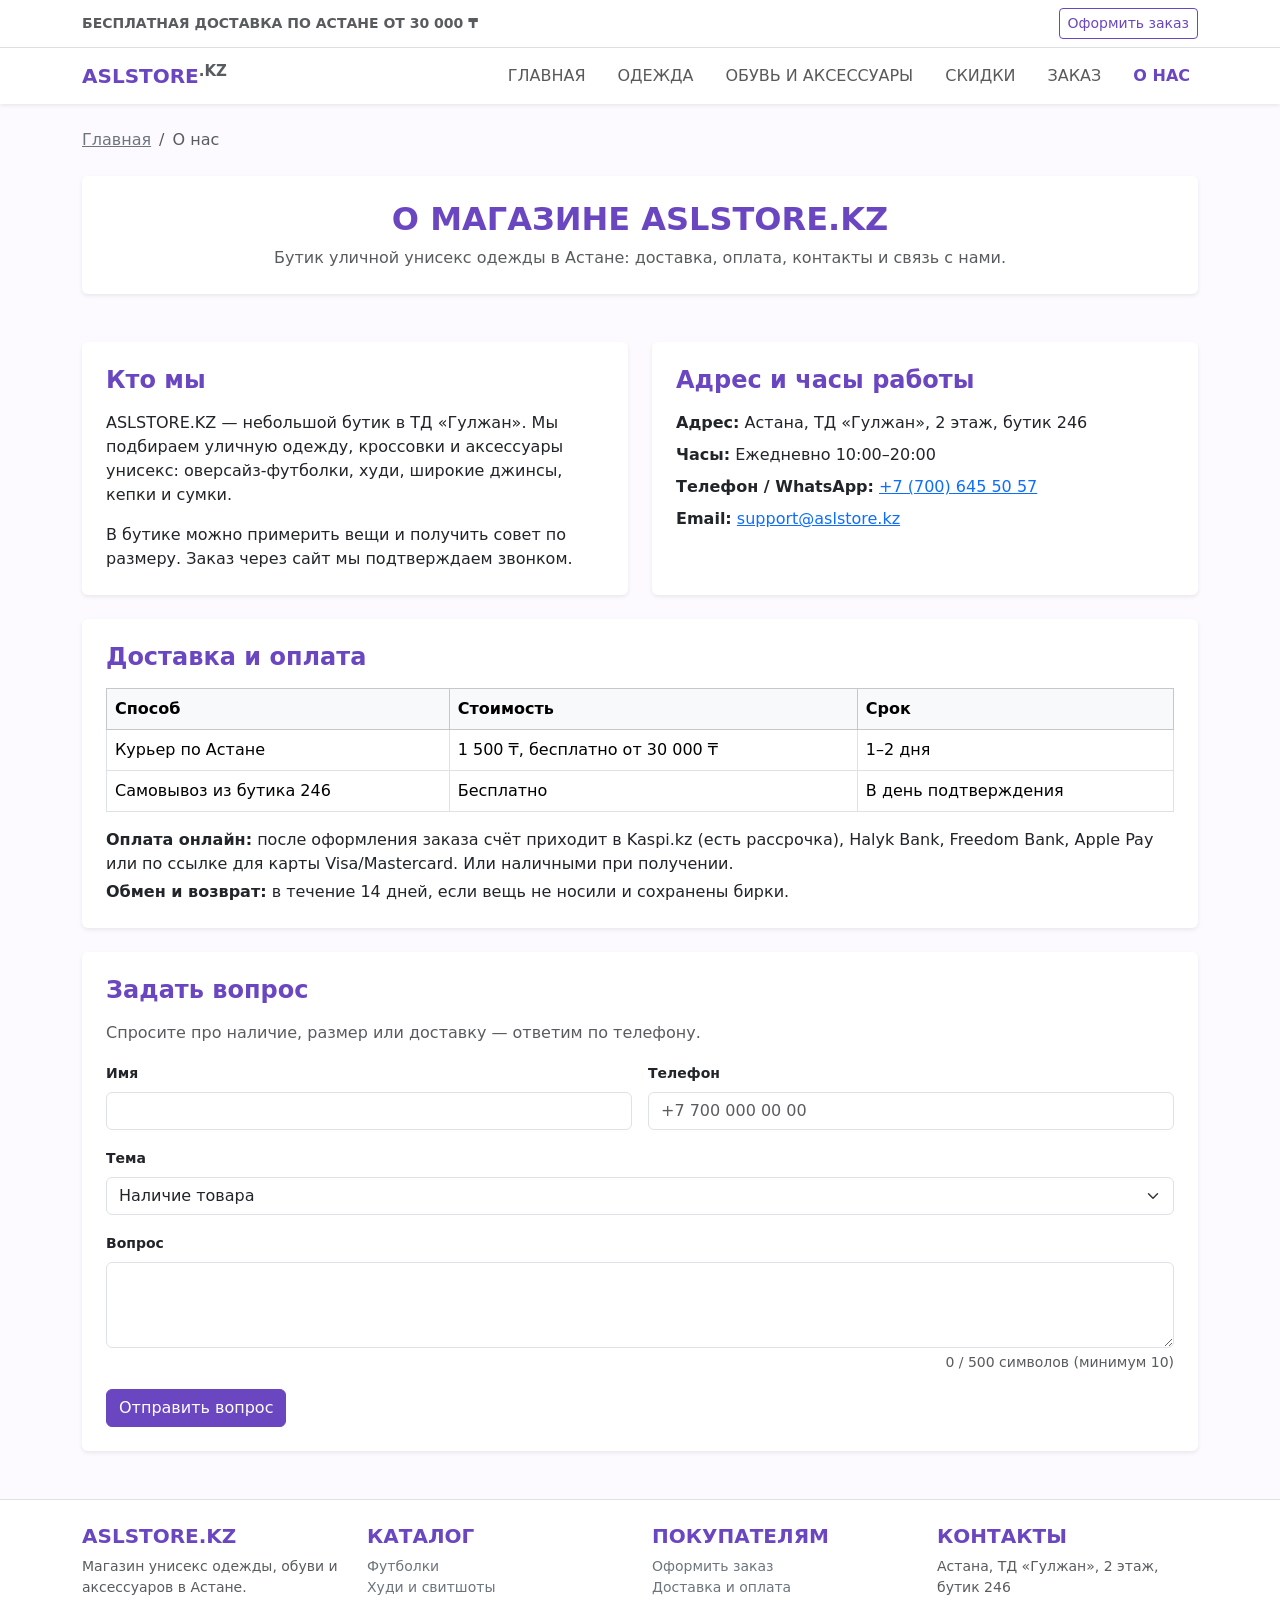
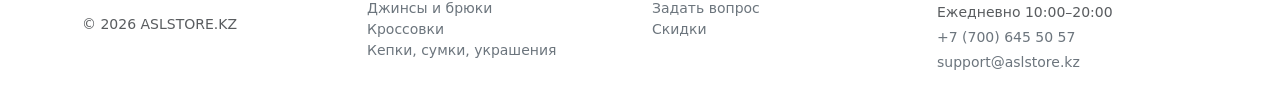
<file: asl/colophon.html>
<!DOCTYPE html>
<html lang="ru">
<head>
    <meta charset="UTF-8">
    <meta name="viewport" content="width=device-width, initial-scale=1.0">
    <meta name="description" content="ASLSTORE.KZ — унисекс одежда, обувь и аксессуары. Астана, ТД «Гулжан», бутик 246.">
    <title>О нас — ASLSTORE.KZ</title>
    <!-- Bootstrap 5.3.3 -->
    <link href="https://cdn.jsdelivr.net/npm/bootstrap@5.3.3/dist/css/bootstrap.min.css" rel="stylesheet">
    <!-- Свои стили: base — цвета бренда, azhar — каталог, akdana — корзина и оплата -->
    <link rel="stylesheet" href="css/base.css">
    <link rel="stylesheet" href="css/azhar.css">
    <link rel="stylesheet" href="css/akdana.css">
</head>
<body>

    <!-- Шапка: верхняя планка + навигация -->
    <header class="sticky-top">
        <!-- container-fluid: планка на всю ширину экрана -->
        <div class="container-fluid bg-white border-bottom py-2">
            <div class="container d-flex flex-wrap justify-content-between align-items-center gap-2">
                <small class="text-muted fw-bold">БЕСПЛАТНАЯ ДОСТАВКА ПО АСТАНЕ ОТ 30 000 ₸</small>
                <a href="order.html" id="cart-link" class="btn btn-sm btn-outline-purple">Оформить заказ <span id="cart-count" class="badge bg-purple hidden" data-count="0">0</span></a>
            </div>
        </div>
        <nav class="navbar navbar-expand navbar-light bg-white shadow-sm" aria-label="Главное меню">
            <div class="container flex-wrap">
                <a class="navbar-brand fw-bold text-purple" href="index.html">ASLSTORE<sup class="text-muted">.KZ</sup></a>
                <div class="navbar-nav-wrap ms-lg-auto" id="navbarNav">
                    <ul class="navbar-nav flex-wrap column-gap-3">
                    <li class="nav-item"><a class="nav-link" href="index.html">ГЛАВНАЯ</a></li>
                    <li class="nav-item"><a class="nav-link" href="clothing.html">ОДЕЖДА</a></li>
                    <li class="nav-item"><a class="nav-link" href="shoesandacc.html">ОБУВЬ И АКСЕССУАРЫ</a></li>
                    <li class="nav-item"><a class="nav-link" href="sale.html">СКИДКИ</a></li>
                    <li class="nav-item"><a class="nav-link" href="order.html">ЗАКАЗ</a></li>
                    <li class="nav-item"><a class="nav-link active" href="colophon.html" aria-current="page">О НАС</a></li>
                    </ul>
                </div>
            </div>
        </nav>
    </header>
<main class="container my-4">
        <!-- Навигация: хлебные крошки (Bootstrap breadcrumb) -->
        <nav class="d-flex flex-wrap justify-content-between align-items-center gap-2 mb-4" aria-label="Навигационная цепочка">
            <ol class="breadcrumb mb-0">
                <li class="breadcrumb-item"><a href="index.html" class="link-secondary">Главная</a></li>
                <li class="breadcrumb-item active" aria-current="page">О нас</li>
            </ol>
        </nav>


        <section class="p-4 bg-white rounded shadow-sm text-center mb-5">
            <h1 class="h2 text-purple fw-bold">О МАГАЗИНЕ ASLSTORE.KZ</h1>
            <p class="text-muted mb-0">Бутик уличной унисекс одежды в Астане: доставка, оплата, контакты и связь с нами.</p>
        </section>

        <div class="row g-4 mb-4">
            <section id="about" class="col-12 col-lg-6">
                <div class="bg-white p-4 rounded shadow-sm h-100">
                    <h2 class="h4 text-purple fw-bold mb-3">Кто мы</h2>
                    <p>ASLSTORE.KZ — небольшой бутик в ТД «Гулжан». Мы подбираем уличную одежду, кроссовки и аксессуары унисекс: оверсайз-футболки, худи, широкие джинсы, кепки и сумки.</p>
                    <p class="mb-0">В бутике можно примерить вещи и получить совет по размеру. Заказ через сайт мы подтверждаем звонком.</p>
                </div>
            </section>
            <section id="contacts" class="col-12 col-lg-6">
                <div class="bg-white p-4 rounded shadow-sm h-100">
                    <h2 class="h4 text-purple fw-bold mb-3">Адрес и часы работы</h2>
                    <address class="mb-0">
                        <p class="mb-2"><strong>Адрес:</strong> Астана, ТД «Гулжан», 2 этаж, бутик 246</p>
                        <p class="mb-2"><strong>Часы:</strong> Ежедневно 10:00–20:00</p>
                        <p class="mb-2"><strong>Телефон / WhatsApp:</strong> <a href="tel:+77006455057">+7 (700) 645 50 57</a></p>
                        <p class="mb-0"><strong>Email:</strong> <a href="mailto:support@aslstore.kz">support@aslstore.kz</a></p>
                    </address>
                </div>
            </section>
        </div>

        <section id="delivery" class="bg-white p-4 rounded shadow-sm mb-4">
            <h2 class="h4 text-purple fw-bold mb-3">Доставка и оплата</h2>
            <div class="table-responsive">
                <table class="table table-bordered align-middle mb-3">
                    <thead class="table-light">
                        <tr><th scope="col">Способ</th><th scope="col">Стоимость</th><th scope="col">Срок</th></tr>
                    </thead>
                    <tbody>
                        <tr><td>Курьер по Астане</td><td>1 500 ₸, бесплатно от 30 000 ₸</td><td>1–2 дня</td></tr>
                        <tr><td>Самовывоз из бутика 246</td><td>Бесплатно</td><td>В день подтверждения</td></tr>
                    </tbody>
                </table>
            </div>
            <p class="mb-1"><strong>Оплата онлайн:</strong> после оформления заказа счёт приходит в Kaspi.kz (есть рассрочка), Halyk Bank, Freedom Bank, Apple Pay или по ссылке для карты Visa/Mastercard. Или наличными при получении.</p>
            <p class="mb-0"><strong>Обмен и возврат:</strong> в течение 14 дней, если вещь не носили и сохранены бирки.</p>
        </section>

        <section id="feedback" class="bg-white p-4 rounded shadow-sm">
            <h2 class="h4 text-purple fw-bold mb-3">Задать вопрос</h2>
            <p class="text-muted">Спросите про наличие, размер или доставку — ответим по телефону.</p>
            <div id="feedback-error" class="alert alert-danger hidden" role="alert">Заполните имя, телефон (11 цифр) и вопрос.</div>
            <div id="feedback-done" class="alert alert-success feedback-done" role="status" tabindex="-1">Спасибо! Вопрос отправлен. Мы перезвоним в рабочее время (Ежедневно 10:00–20:00).</div>
            <form id="feedback-form" action="colophon.html#feedback-done" method="get">
                <div class="row g-3">
                    <div class="col-12 col-md-6">
                        <label for="fb-name" class="form-label fw-bold small">Имя</label>
                        <input type="text" id="fb-name" name="name" class="form-control" autocomplete="name" required>
                    </div>
                    <div class="col-12 col-md-6">
                        <label for="fb-phone" class="form-label fw-bold small">Телефон</label>
                        <input type="tel" id="fb-phone" name="phone" class="form-control" placeholder="+7 700 000 00 00" autocomplete="tel" pattern="[+]?[0-9 ()-]{10,18}" required>
                    </div>
                    <div class="col-12">
                        <label for="fb-topic" class="form-label fw-bold small">Тема</label>
                        <select id="fb-topic" name="topic" class="form-select">
                            <option value="stock">Наличие товара</option>
                            <option value="size">Подбор размера</option>
                            <option value="delivery">Доставка и оплата</option>
                            <option value="other">Другое</option>
                        </select>
                    </div>
                    <div class="col-12">
                        <label for="fb-message" class="form-label fw-bold small">Вопрос</label>
                        <textarea id="fb-message" name="message" class="form-control" rows="3" maxlength="500" required></textarea>
                    </div>
                    <div class="col-12">
                        <button type="submit" id="feedback-submit" class="btn btn-purple">Отправить вопрос</button>
                    </div>
                </div>
            </form>
        </section>
    </main>

    <!-- Подвал (одинаковый на всех страницах) -->
    <footer class="bg-white border-top mt-5">
        <div class="container py-4">
            <div class="row g-4">
                <div class="col-12 col-md-6 col-lg-3">
                    <h2 class="h5 text-purple fw-bold">ASLSTORE.KZ</h2>
                    <p class="text-muted small">Магазин унисекс одежды, обуви и аксессуаров в Астане.</p>
                    <p class="text-muted small mb-0">&copy; 2026 ASLSTORE.KZ</p>
                </div>
                <div class="col-12 col-md-6 col-lg-3">
                    <h2 class="h5 text-purple fw-bold">КАТАЛОГ</h2>
                    <ul class="list-unstyled small">
                        <li><a href="clothing.html#tops" class="link-secondary text-decoration-none">Футболки</a></li>
                        <li><a href="clothing.html#hoodies" class="link-secondary text-decoration-none">Худи и свитшоты</a></li>
                        <li><a href="clothing.html#bottoms" class="link-secondary text-decoration-none">Джинсы и брюки</a></li>
                        <li><a href="shoesandacc.html#sneakers" class="link-secondary text-decoration-none">Кроссовки</a></li>
                        <li><a href="shoesandacc.html#accessories" class="link-secondary text-decoration-none">Кепки, сумки, украшения</a></li>
                    </ul>
                </div>
                <div class="col-12 col-md-6 col-lg-3">
                    <h2 class="h5 text-purple fw-bold">ПОКУПАТЕЛЯМ</h2>
                    <ul class="list-unstyled small">
                        <li><a href="order.html" class="link-secondary text-decoration-none">Оформить заказ</a></li>
                        <li><a href="colophon.html#delivery" class="link-secondary text-decoration-none">Доставка и оплата</a></li>
                        <li><a href="colophon.html#feedback" class="link-secondary text-decoration-none">Задать вопрос</a></li>
                        <li><a href="sale.html" class="link-secondary text-decoration-none">Скидки</a></li>
                    </ul>
                </div>
                <div class="col-12 col-md-6 col-lg-3">
                    <h2 class="h5 text-purple fw-bold">КОНТАКТЫ</h2>
                    <address class="text-muted small mb-0">
                        <p class="mb-1">Астана, ТД «Гулжан», 2 этаж, бутик 246</p>
                        <p class="mb-1">Ежедневно 10:00–20:00</p>
                        <p class="mb-1"><a href="tel:+77006455057" class="link-secondary text-decoration-none">+7 (700) 645 50 57</a></p>
                        <p class="mb-0"><a href="mailto:support@aslstore.kz" class="link-secondary text-decoration-none">support@aslstore.kz</a></p>
                    </address>
                </div>
            </div>
        </div>
    </footer>
    <!-- Чистый JavaScript (без jQuery) -->
    <script src="js/data.js" defer></script>
    <script src="js/main.js" defer></script>
    <!-- jQuery-часть: сначала библиотека jQuery 3.7.1 с CDN, потом наши jQuery-файлы -->
    <script src="https://code.jquery.com/jquery-3.7.1.min.js" defer></script>
    <script src="js/feedback.js" defer></script>
</body>
</html>
</file>
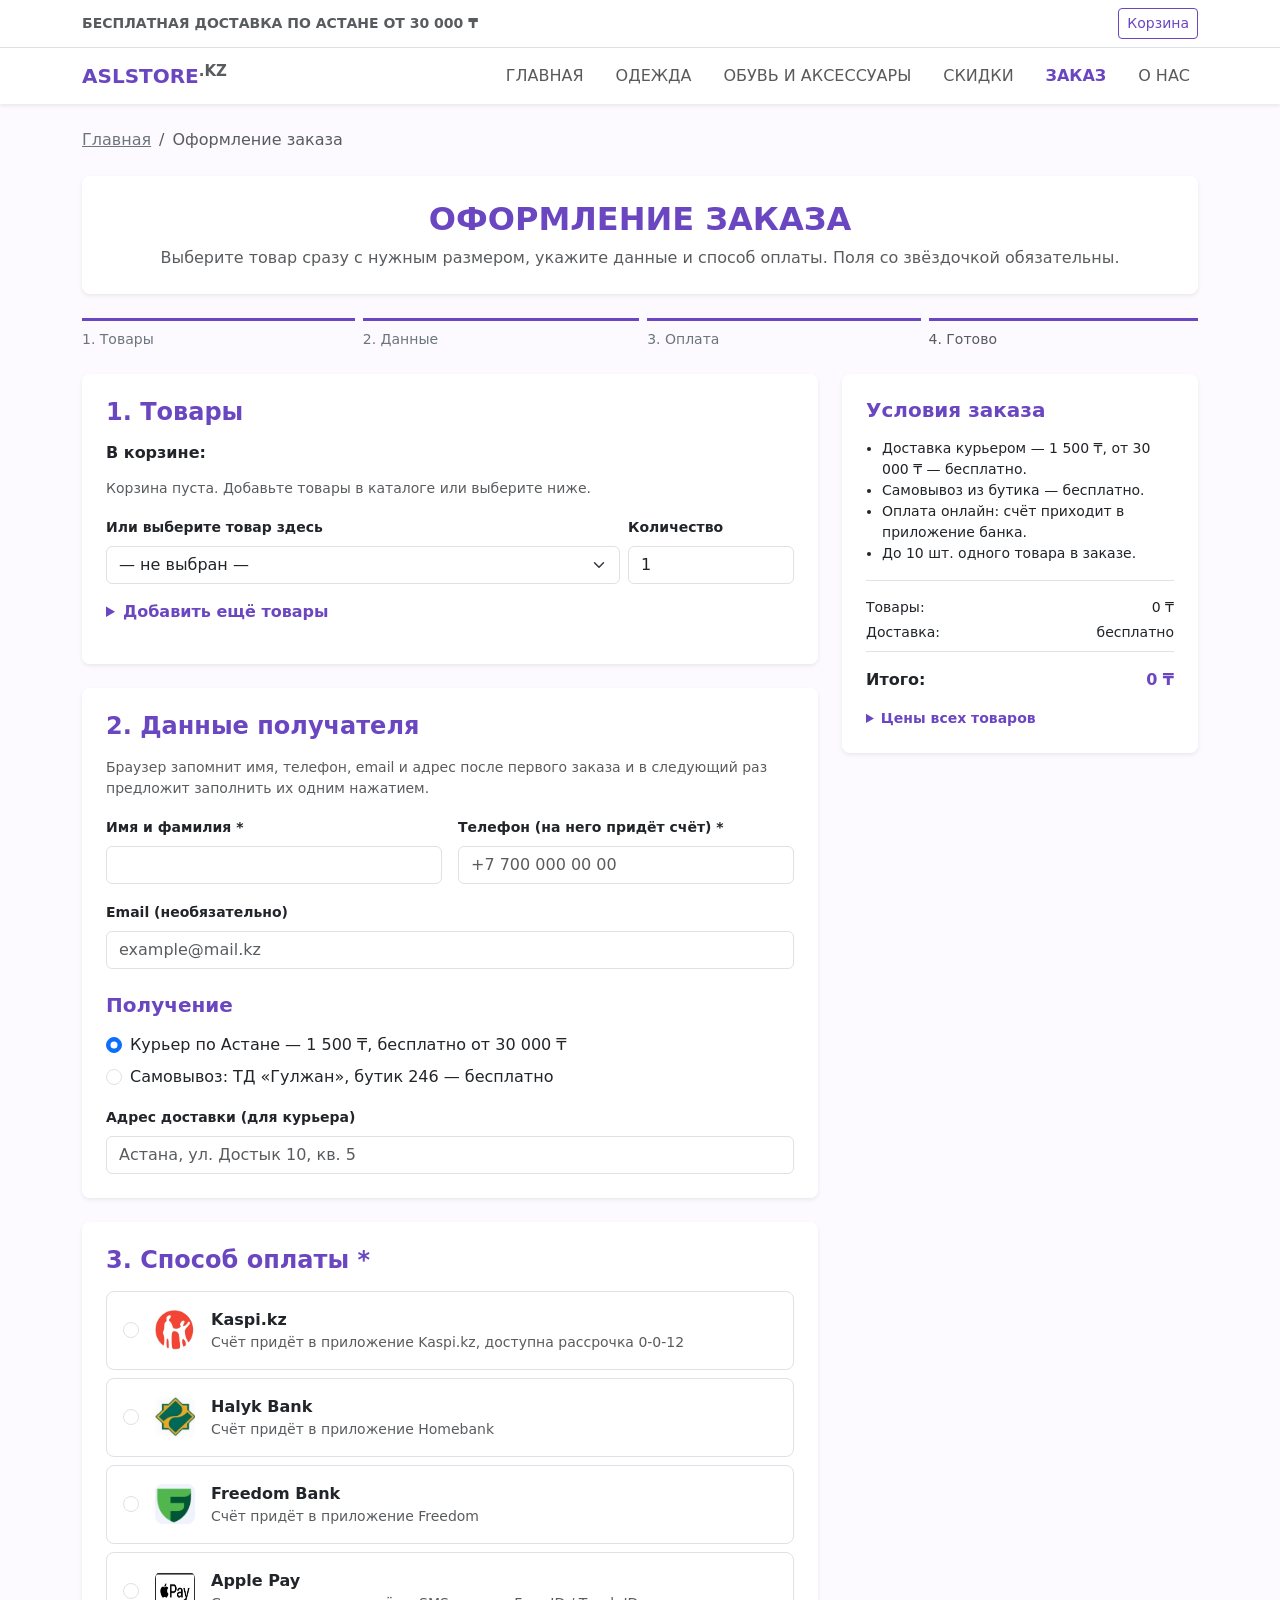
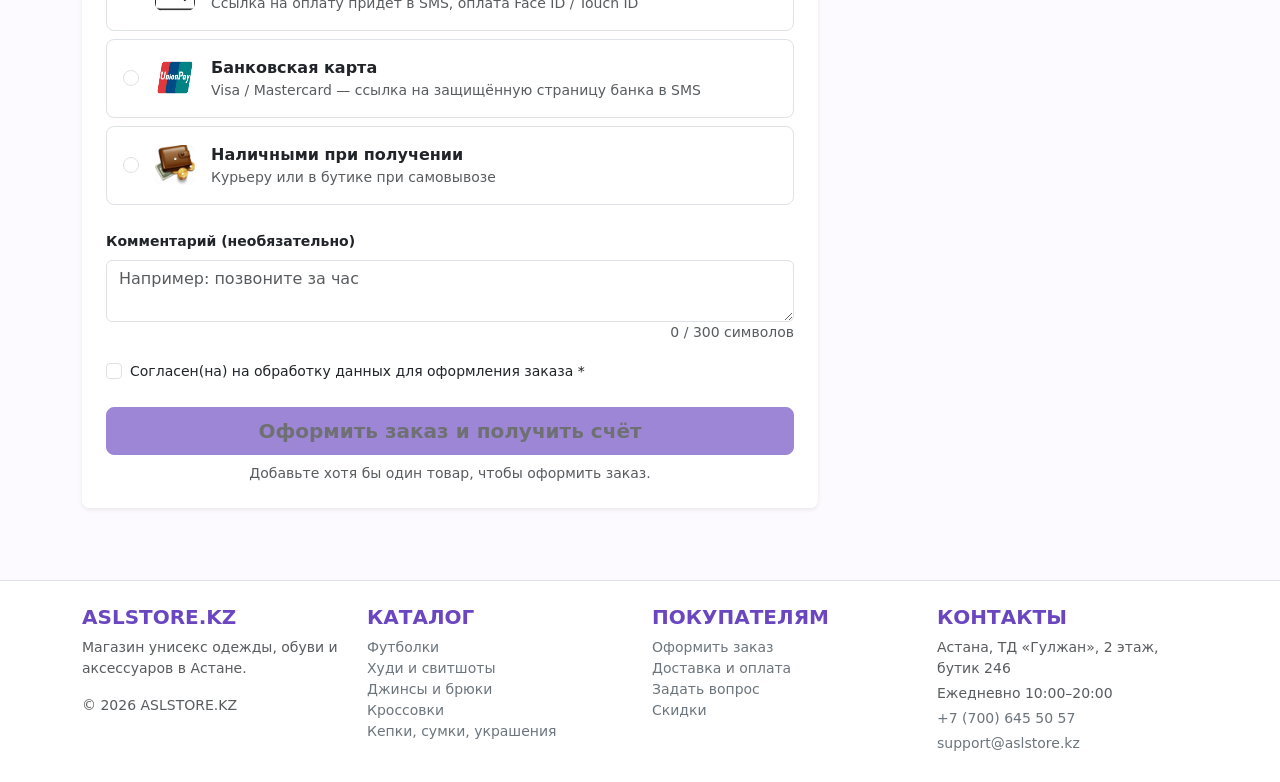
<file: asl/order.html>
<!DOCTYPE html>
<html lang="ru">
<head>
    <meta charset="UTF-8">
    <meta name="viewport" content="width=device-width, initial-scale=1.0">
    <meta name="description" content="ASLSTORE.KZ — унисекс одежда, обувь и аксессуары. Астана, ТД «Гулжан», бутик 246.">
    <title>Оформление заказа — ASLSTORE.KZ</title>
    <!-- Bootstrap 5.3.3 -->
    <link href="https://cdn.jsdelivr.net/npm/bootstrap@5.3.3/dist/css/bootstrap.min.css" rel="stylesheet">
    <!-- Свои стили: base — цвета бренда, azhar — каталог, akdana — корзина и оплата -->
    <link rel="stylesheet" href="css/base.css">
    <link rel="stylesheet" href="css/azhar.css">
    <link rel="stylesheet" href="css/akdana.css">
</head>
<body>

    <!-- Шапка: верхняя планка + навигация -->
    <header class="sticky-top">
        <!-- container-fluid: планка на всю ширину экрана -->
        <div class="container-fluid bg-white border-bottom py-2">
            <div class="container d-flex flex-wrap justify-content-between align-items-center gap-2">
                <small class="text-muted fw-bold">БЕСПЛАТНАЯ ДОСТАВКА ПО АСТАНЕ ОТ 30 000 ₸</small>
                <a href="order.html" id="cart-link" class="btn btn-sm btn-outline-purple">Корзина <span id="cart-count" class="badge bg-purple">0</span></a>
            </div>
        </div>
        <nav class="navbar navbar-expand navbar-light bg-white shadow-sm" aria-label="Главное меню">
            <div class="container flex-wrap">
                <a class="navbar-brand fw-bold text-purple" href="index.html">ASLSTORE<sup class="text-muted">.KZ</sup></a>
                <div class="navbar-nav-wrap ms-lg-auto" id="navbarNav">
                    <ul class="navbar-nav flex-wrap column-gap-3">
                    <li class="nav-item"><a class="nav-link" href="index.html">ГЛАВНАЯ</a></li>
                    <li class="nav-item"><a class="nav-link" href="clothing.html">ОДЕЖДА</a></li>
                    <li class="nav-item"><a class="nav-link" href="shoesandacc.html">ОБУВЬ И АКСЕССУАРЫ</a></li>
                    <li class="nav-item"><a class="nav-link" href="sale.html">СКИДКИ</a></li>
                    <li class="nav-item"><a class="nav-link active" href="order.html" aria-current="page">ЗАКАЗ</a></li>
                    <li class="nav-item"><a class="nav-link" href="colophon.html">О НАС</a></li>
                    </ul>
                </div>
            </div>
        </nav>
    </header>
<main class="container my-4">
        <!-- Навигация: хлебные крошки (Bootstrap breadcrumb) -->
        <nav class="d-flex flex-wrap justify-content-between align-items-center gap-2 mb-4" aria-label="Навигационная цепочка">
            <ol class="breadcrumb mb-0">
                <li class="breadcrumb-item"><a href="index.html" class="link-secondary">Главная</a></li>
                <li class="breadcrumb-item active" aria-current="page">Оформление заказа</li>
            </ol>
        </nav>

        <!-- Подтверждение: показывается через CSS :target, когда адрес заканчивается на #order-done -->
        <section id="order-done" class="order-done p-4 p-md-5 bg-white rounded-3 shadow-sm text-center border-start border-success border-5 mb-5" tabindex="-1">
            <h1 class="h2 text-purple fw-bold mb-3">Заказ принят</h1>
            <p class="lead mb-2">Спасибо! Ваша заявка отправлена в бутик ASLSTORE.KZ.</p>
            <p class="mb-2">Если вы выбрали Kaspi.kz, Halyk, Freedom, Apple Pay или карту — счёт на оплату придёт в приложение банка или в SMS на указанный номер в течение 15 минут в рабочее время. После оплаты заказ передаётся курьеру.</p>
            <p class="mb-4">Если вы выбрали оплату наличными — менеджер позвонит, чтобы подтвердить заказ и время доставки.</p>
            <p class="text-muted small">Вопросы: <a href="tel:+77006455057" class="link-secondary">+7 (700) 645 50 57</a> · Ежедневно 10:00–20:00</p>
            <div class="d-flex flex-wrap justify-content-center gap-2">
                <a href="index.html" class="btn btn-purple">На главную</a>
                <a href="clothing.html" class="btn btn-outline-purple">Продолжить покупки</a>
            </div>
        </section>

        <div id="checkout" class="checkout">
            <section class="p-4 bg-white rounded-3 shadow-sm text-center mb-4">
                <h1 class="h2 text-purple fw-bold">ОФОРМЛЕНИЕ ЗАКАЗА</h1>
                <p class="text-muted mb-0">Выберите товар сразу с нужным размером, укажите данные и способ оплаты. Поля со звёздочкой обязательны.</p>
            </section>

            <!-- Шаги оформления -->
            <ol class="checkout-steps d-flex gap-2 list-unstyled small text-muted mb-4" aria-label="Шаги оформления заказа">
                <li class="flex-fill pt-2"><a href="#step-items" class="link-secondary text-decoration-none">1. Товары</a></li>
                <li class="flex-fill pt-2"><a href="#step-contacts" class="link-secondary text-decoration-none">2. Данные</a></li>
                <li class="flex-fill pt-2"><a href="#step-payment" class="link-secondary text-decoration-none">3. Оплата</a></li>
                <li class="flex-fill pt-2">4. Готово</li>
            </ol>

            <!-- Заготовка для JS: сюда скрипт сможет выводить ошибки формы -->
            <div id="order-error" class="alert alert-danger hidden" role="alert"></div>

            <div class="row g-4">
                <div class="col-12 col-lg-8">
                    <form id="order-form" action="order.html#order-done" method="get" autocomplete="on">

                        <fieldset id="step-items" class="bg-white p-4 rounded-3 shadow-sm mb-4">
                            <legend class="h4 text-purple fw-bold mb-3">1. Товары</legend>
                            <!-- Корзина (JavaScript, в процессе): список товаров, добавленных в каталоге -->
                            <h3 class="h6 fw-bold">В корзине:</h3>
                            <ul id="cart-items" class="list-unstyled mb-3"></ul>
                            <p id="cart-empty" class="small text-muted mb-3 hidden">Корзина пуста. Добавьте товары в каталоге или выберите ниже.</p>
                            <div class="row g-2 mb-3" id="item-1" data-row="1">
                                <div class="col-12 col-md-9">
                                    <label for="product-1" class="form-label small fw-bold">Или выберите товар здесь</label>
                                    <select id="product-1" name="item1" class="form-select">
                                        <option value="" selected>— не выбран —</option>
                                        <optgroup label="Футболка AMIRI Dove Black — 12 500 ₸">
                                            <option value="amiri-dove|S">Футболка AMIRI Dove Black — размер S</option>
                                            <option value="amiri-dove|M">Футболка AMIRI Dove Black — размер M</option>
                                            <option value="amiri-dove|L">Футболка AMIRI Dove Black — размер L</option>
                                            <option value="amiri-dove|XL">Футболка AMIRI Dove Black — размер XL</option>
                                        </optgroup>
                                        <optgroup label="Футболка NPC Pixel Black — 10 000 ₸">
                                            <option value="npc-pixel|S">Футболка NPC Pixel Black — размер S</option>
                                            <option value="npc-pixel|M">Футболка NPC Pixel Black — размер M</option>
                                            <option value="npc-pixel|L">Футболка NPC Pixel Black — размер L</option>
                                            <option value="npc-pixel|XL">Футболка NPC Pixel Black — размер XL</option>
                                        </optgroup>
                                        <optgroup label="Футболка Chief Keef 2012 White — 10 000 ₸">
                                            <option value="keef-2012|S">Футболка Chief Keef 2012 White — размер S</option>
                                            <option value="keef-2012|M">Футболка Chief Keef 2012 White — размер M</option>
                                            <option value="keef-2012|L">Футболка Chief Keef 2012 White — размер L</option>
                                            <option value="keef-2012|XL">Футболка Chief Keef 2012 White — размер XL</option>
                                        </optgroup>
                                        <optgroup label="Худи оверсайз с балаклавой — 22 000 ₸">
                                            <option value="hoodie-balaclava|S">Худи оверсайз с балаклавой — размер S</option>
                                            <option value="hoodie-balaclava|M">Худи оверсайз с балаклавой — размер M</option>
                                            <option value="hoodie-balaclava|L">Худи оверсайз с балаклавой — размер L</option>
                                            <option value="hoodie-balaclava|XL">Худи оверсайз с балаклавой — размер XL</option>
                                        </optgroup>
                                        <optgroup label="Винтажный свитшот Grunge — 18 500 ₸">
                                            <option value="sweat-grunge|S">Винтажный свитшот Grunge — размер S</option>
                                            <option value="sweat-grunge|M">Винтажный свитшот Grunge — размер M</option>
                                            <option value="sweat-grunge|L">Винтажный свитшот Grunge — размер L</option>
                                            <option value="sweat-grunge|XL">Винтажный свитшот Grunge — размер XL</option>
                                        </optgroup>
                                        <optgroup label="Широкие джинсы Baggy Dark — 20 000 ₸">
                                            <option value="jeans-baggy|28">Широкие джинсы Baggy Dark — размер 28</option>
                                            <option value="jeans-baggy|30">Широкие джинсы Baggy Dark — размер 30</option>
                                            <option value="jeans-baggy|32">Широкие джинсы Baggy Dark — размер 32</option>
                                            <option value="jeans-baggy|34">Широкие джинсы Baggy Dark — размер 34</option>
                                        </optgroup>
                                        <optgroup label="Брюки-карго Utility Black — 19 000 ₸">
                                            <option value="cargo-utility|S">Брюки-карго Utility Black — размер S</option>
                                            <option value="cargo-utility|M">Брюки-карго Utility Black — размер M</option>
                                            <option value="cargo-utility|L">Брюки-карго Utility Black — размер L</option>
                                            <option value="cargo-utility|XL">Брюки-карго Utility Black — размер XL</option>
                                        </optgroup>
                                        <optgroup label="Кроссовки Nike AF1 x Nocta — 19 900 ₸">
                                            <option value="nike-af1-nocta|37">Кроссовки Nike AF1 x Nocta — размер 37</option>
                                            <option value="nike-af1-nocta|38">Кроссовки Nike AF1 x Nocta — размер 38</option>
                                            <option value="nike-af1-nocta|39">Кроссовки Nike AF1 x Nocta — размер 39</option>
                                            <option value="nike-af1-nocta|40">Кроссовки Nike AF1 x Nocta — размер 40</option>
                                            <option value="nike-af1-nocta|41">Кроссовки Nike AF1 x Nocta — размер 41</option>
                                        </optgroup>
                                        <optgroup label="Кроссовки MMY — 21 490 ₸">
                                            <option value="mmy-sneaker|36">Кроссовки MMY — размер 36</option>
                                            <option value="mmy-sneaker|37">Кроссовки MMY — размер 37</option>
                                            <option value="mmy-sneaker|38">Кроссовки MMY — размер 38</option>
                                            <option value="mmy-sneaker|39">Кроссовки MMY — размер 39</option>
                                            <option value="mmy-sneaker|40">Кроссовки MMY — размер 40</option>
                                            <option value="mmy-sneaker|41">Кроссовки MMY — размер 41</option>
                                            <option value="mmy-sneaker|42">Кроссовки MMY — размер 42</option>
                                            <option value="mmy-sneaker|43">Кроссовки MMY — размер 43</option>
                                            <option value="mmy-sneaker|44">Кроссовки MMY — размер 44</option>
                                            <option value="mmy-sneaker|45">Кроссовки MMY — размер 45</option>
                                        </optgroup>
                                        <optgroup label="Куртка Burberry — 12 495 ₸">
                                            <option value="sale-burberry|S">Куртка Burberry — размер S</option>
                                            <option value="sale-burberry|M">Куртка Burberry — размер M</option>
                                            <option value="sale-burberry|L">Куртка Burberry — размер L</option>
                                            <option value="sale-burberry|XL">Куртка Burberry — размер XL</option>
                                        </optgroup>
                                        <optgroup label="Свитшот Ami — 6 995 ₸">
                                            <option value="sale-ami|S">Свитшот Ami — размер S</option>
                                            <option value="sale-ami|M">Свитшот Ami — размер M</option>
                                            <option value="sale-ami|L">Свитшот Ami — размер L</option>
                                            <option value="sale-ami|XL">Свитшот Ami — размер XL</option>
                                        </optgroup>
                                        <optgroup label="Свитер Polo Ralph Lauren — 11 900 ₸">
                                            <option value="sale-polo|S">Свитер Polo Ralph Lauren — размер S</option>
                                            <option value="sale-polo|M">Свитер Polo Ralph Lauren — размер M</option>
                                            <option value="sale-polo|L">Свитер Polo Ralph Lauren — размер L</option>
                                            <option value="sale-polo|XL">Свитер Polo Ralph Lauren — размер XL</option>
                                        </optgroup>
                                        <optgroup label="Зип-худи Corteiz — 16 000 ₸">
                                            <option value="sale-corteiz-zip|S">Зип-худи Corteiz — размер S</option>
                                            <option value="sale-corteiz-zip|M">Зип-худи Corteiz — размер M</option>
                                            <option value="sale-corteiz-zip|L">Зип-худи Corteiz — размер L</option>
                                            <option value="sale-corteiz-zip|XL">Зип-худи Corteiz — размер XL</option>
                                        </optgroup>
                                        <optgroup label="Футболка Corteiz — 6 375 ₸">
                                            <option value="sale-corteiz-tee|S">Футболка Corteiz — размер S</option>
                                            <option value="sale-corteiz-tee|M">Футболка Corteiz — размер M</option>
                                            <option value="sale-corteiz-tee|L">Футболка Corteiz — размер L</option>
                                            <option value="sale-corteiz-tee|XL">Футболка Corteiz — размер XL</option>
                                        </optgroup>
                                        <optgroup label="Футболка BOSS — 5 990 ₸">
                                            <option value="sale-boss-tee|S">Футболка BOSS — размер S</option>
                                            <option value="sale-boss-tee|M">Футболка BOSS — размер M</option>
                                            <option value="sale-boss-tee|L">Футболка BOSS — размер L</option>
                                            <option value="sale-boss-tee|XL">Футболка BOSS — размер XL</option>
                                        </optgroup>
                                        <optgroup label="Джинсы Dime — 10 400 ₸">
                                            <option value="sale-dime-jeans|S">Джинсы Dime — размер S</option>
                                            <option value="sale-dime-jeans|M">Джинсы Dime — размер M</option>
                                            <option value="sale-dime-jeans|L">Джинсы Dime — размер L</option>
                                            <option value="sale-dime-jeans|XL">Джинсы Dime — размер XL</option>
                                        </optgroup>
                                        <optgroup label="Шорты Corteiz — 7 910 ₸">
                                            <option value="sale-corteiz-shorts|S">Шорты Corteiz — размер S</option>
                                            <option value="sale-corteiz-shorts|M">Шорты Corteiz — размер M</option>
                                            <option value="sale-corteiz-shorts|L">Шорты Corteiz — размер L</option>
                                            <option value="sale-corteiz-shorts|XL">Шорты Corteiz — размер XL</option>
                                        </optgroup>
                                        <optgroup label="Брюки Basic Pants — 10 790 ₸">
                                            <option value="sale-basic-pants|S">Брюки Basic Pants — размер S</option>
                                            <option value="sale-basic-pants|M">Брюки Basic Pants — размер M</option>
                                            <option value="sale-basic-pants|L">Брюки Basic Pants — размер L</option>
                                            <option value="sale-basic-pants|XL">Брюки Basic Pants — размер XL</option>
                                        </optgroup>
                                        <optgroup label="Аксессуары (без размера)">
                                            <option value="cap-corteiz|one">Кепка Corteiz — 2 990 ₸</option>
                                            <option value="cap-compton|one">Кепка Compton — 3 490 ₸</option>
                                            <option value="cap-la|one">Кепка LA — 5 790 ₸</option>
                                            <option value="bag-trapstar|one">Сумка Trapstar — 5 790 ₸</option>
                                            <option value="bag-nike|one">Сумка Nike — 4 490 ₸</option>
                                            <option value="pandora-spiderman|one">Браслет Pandora x Spider-Man — 7 990 ₸</option>
                                            <option value="charm-1|one">Шарм для браслета Pandora №1 — 1 990 ₸</option>
                                            <option value="charm-2|one">Шарм для браслета Pandora №2 — 1 990 ₸</option>
                                            <option value="charm-3|one">Шарм для браслета Pandora №3 — 1 990 ₸</option>
                                            <option value="charm-4|one">Шарм для браслета Pandora №4 — 1 990 ₸</option>
                                            <option value="sale-tommy-backpack|one">Рюкзак Tommy Hilfiger — 12 440 ₸</option>
                                            <option value="sale-nike-bag|one">Сумка Nike — 5 400 ₸</option>
                                        </optgroup>
                                    </select>
                                </div>
                                <div class="col-12 col-md-3">
                                    <label for="qty-1" class="form-label small fw-bold">Количество</label>
                                    <input type="number" id="qty-1" name="qty1" class="form-control" min="1" max="10" value="1">
                                </div>
                            </div>
                            <details class="mb-0">
                                <summary class="text-purple fw-bold mb-3">Добавить ещё товары</summary>
                            <div class="row g-2 mb-3" id="item-2" data-row="2">
                                <div class="col-12 col-md-9">
                                    <label for="product-2" class="form-label small fw-bold">Товар 2 и размер</label>
                                    <select id="product-2" name="item2" class="form-select">
                                        <option value="" selected>— не выбран —</option>
                                        <optgroup label="Футболка AMIRI Dove Black — 12 500 ₸">
                                            <option value="amiri-dove|S">Футболка AMIRI Dove Black — размер S</option>
                                            <option value="amiri-dove|M">Футболка AMIRI Dove Black — размер M</option>
                                            <option value="amiri-dove|L">Футболка AMIRI Dove Black — размер L</option>
                                            <option value="amiri-dove|XL">Футболка AMIRI Dove Black — размер XL</option>
                                        </optgroup>
                                        <optgroup label="Футболка NPC Pixel Black — 10 000 ₸">
                                            <option value="npc-pixel|S">Футболка NPC Pixel Black — размер S</option>
                                            <option value="npc-pixel|M">Футболка NPC Pixel Black — размер M</option>
                                            <option value="npc-pixel|L">Футболка NPC Pixel Black — размер L</option>
                                            <option value="npc-pixel|XL">Футболка NPC Pixel Black — размер XL</option>
                                        </optgroup>
                                        <optgroup label="Футболка Chief Keef 2012 White — 10 000 ₸">
                                            <option value="keef-2012|S">Футболка Chief Keef 2012 White — размер S</option>
                                            <option value="keef-2012|M">Футболка Chief Keef 2012 White — размер M</option>
                                            <option value="keef-2012|L">Футболка Chief Keef 2012 White — размер L</option>
                                            <option value="keef-2012|XL">Футболка Chief Keef 2012 White — размер XL</option>
                                        </optgroup>
                                        <optgroup label="Худи оверсайз с балаклавой — 22 000 ₸">
                                            <option value="hoodie-balaclava|S">Худи оверсайз с балаклавой — размер S</option>
                                            <option value="hoodie-balaclava|M">Худи оверсайз с балаклавой — размер M</option>
                                            <option value="hoodie-balaclava|L">Худи оверсайз с балаклавой — размер L</option>
                                            <option value="hoodie-balaclava|XL">Худи оверсайз с балаклавой — размер XL</option>
                                        </optgroup>
                                        <optgroup label="Винтажный свитшот Grunge — 18 500 ₸">
                                            <option value="sweat-grunge|S">Винтажный свитшот Grunge — размер S</option>
                                            <option value="sweat-grunge|M">Винтажный свитшот Grunge — размер M</option>
                                            <option value="sweat-grunge|L">Винтажный свитшот Grunge — размер L</option>
                                            <option value="sweat-grunge|XL">Винтажный свитшот Grunge — размер XL</option>
                                        </optgroup>
                                        <optgroup label="Широкие джинсы Baggy Dark — 20 000 ₸">
                                            <option value="jeans-baggy|28">Широкие джинсы Baggy Dark — размер 28</option>
                                            <option value="jeans-baggy|30">Широкие джинсы Baggy Dark — размер 30</option>
                                            <option value="jeans-baggy|32">Широкие джинсы Baggy Dark — размер 32</option>
                                            <option value="jeans-baggy|34">Широкие джинсы Baggy Dark — размер 34</option>
                                        </optgroup>
                                        <optgroup label="Брюки-карго Utility Black — 19 000 ₸">
                                            <option value="cargo-utility|S">Брюки-карго Utility Black — размер S</option>
                                            <option value="cargo-utility|M">Брюки-карго Utility Black — размер M</option>
                                            <option value="cargo-utility|L">Брюки-карго Utility Black — размер L</option>
                                            <option value="cargo-utility|XL">Брюки-карго Utility Black — размер XL</option>
                                        </optgroup>
                                        <optgroup label="Кроссовки Nike AF1 x Nocta — 19 900 ₸">
                                            <option value="nike-af1-nocta|37">Кроссовки Nike AF1 x Nocta — размер 37</option>
                                            <option value="nike-af1-nocta|38">Кроссовки Nike AF1 x Nocta — размер 38</option>
                                            <option value="nike-af1-nocta|39">Кроссовки Nike AF1 x Nocta — размер 39</option>
                                            <option value="nike-af1-nocta|40">Кроссовки Nike AF1 x Nocta — размер 40</option>
                                            <option value="nike-af1-nocta|41">Кроссовки Nike AF1 x Nocta — размер 41</option>
                                        </optgroup>
                                        <optgroup label="Кроссовки MMY — 21 490 ₸">
                                            <option value="mmy-sneaker|36">Кроссовки MMY — размер 36</option>
                                            <option value="mmy-sneaker|37">Кроссовки MMY — размер 37</option>
                                            <option value="mmy-sneaker|38">Кроссовки MMY — размер 38</option>
                                            <option value="mmy-sneaker|39">Кроссовки MMY — размер 39</option>
                                            <option value="mmy-sneaker|40">Кроссовки MMY — размер 40</option>
                                            <option value="mmy-sneaker|41">Кроссовки MMY — размер 41</option>
                                            <option value="mmy-sneaker|42">Кроссовки MMY — размер 42</option>
                                            <option value="mmy-sneaker|43">Кроссовки MMY — размер 43</option>
                                            <option value="mmy-sneaker|44">Кроссовки MMY — размер 44</option>
                                            <option value="mmy-sneaker|45">Кроссовки MMY — размер 45</option>
                                        </optgroup>
                                        <optgroup label="Куртка Burberry — 12 495 ₸">
                                            <option value="sale-burberry|S">Куртка Burberry — размер S</option>
                                            <option value="sale-burberry|M">Куртка Burberry — размер M</option>
                                            <option value="sale-burberry|L">Куртка Burberry — размер L</option>
                                            <option value="sale-burberry|XL">Куртка Burberry — размер XL</option>
                                        </optgroup>
                                        <optgroup label="Свитшот Ami — 6 995 ₸">
                                            <option value="sale-ami|S">Свитшот Ami — размер S</option>
                                            <option value="sale-ami|M">Свитшот Ami — размер M</option>
                                            <option value="sale-ami|L">Свитшот Ami — размер L</option>
                                            <option value="sale-ami|XL">Свитшот Ami — размер XL</option>
                                        </optgroup>
                                        <optgroup label="Свитер Polo Ralph Lauren — 11 900 ₸">
                                            <option value="sale-polo|S">Свитер Polo Ralph Lauren — размер S</option>
                                            <option value="sale-polo|M">Свитер Polo Ralph Lauren — размер M</option>
                                            <option value="sale-polo|L">Свитер Polo Ralph Lauren — размер L</option>
                                            <option value="sale-polo|XL">Свитер Polo Ralph Lauren — размер XL</option>
                                        </optgroup>
                                        <optgroup label="Зип-худи Corteiz — 16 000 ₸">
                                            <option value="sale-corteiz-zip|S">Зип-худи Corteiz — размер S</option>
                                            <option value="sale-corteiz-zip|M">Зип-худи Corteiz — размер M</option>
                                            <option value="sale-corteiz-zip|L">Зип-худи Corteiz — размер L</option>
                                            <option value="sale-corteiz-zip|XL">Зип-худи Corteiz — размер XL</option>
                                        </optgroup>
                                        <optgroup label="Футболка Corteiz — 6 375 ₸">
                                            <option value="sale-corteiz-tee|S">Футболка Corteiz — размер S</option>
                                            <option value="sale-corteiz-tee|M">Футболка Corteiz — размер M</option>
                                            <option value="sale-corteiz-tee|L">Футболка Corteiz — размер L</option>
                                            <option value="sale-corteiz-tee|XL">Футболка Corteiz — размер XL</option>
                                        </optgroup>
                                        <optgroup label="Футболка BOSS — 5 990 ₸">
                                            <option value="sale-boss-tee|S">Футболка BOSS — размер S</option>
                                            <option value="sale-boss-tee|M">Футболка BOSS — размер M</option>
                                            <option value="sale-boss-tee|L">Футболка BOSS — размер L</option>
                                            <option value="sale-boss-tee|XL">Футболка BOSS — размер XL</option>
                                        </optgroup>
                                        <optgroup label="Джинсы Dime — 10 400 ₸">
                                            <option value="sale-dime-jeans|S">Джинсы Dime — размер S</option>
                                            <option value="sale-dime-jeans|M">Джинсы Dime — размер M</option>
                                            <option value="sale-dime-jeans|L">Джинсы Dime — размер L</option>
                                            <option value="sale-dime-jeans|XL">Джинсы Dime — размер XL</option>
                                        </optgroup>
                                        <optgroup label="Шорты Corteiz — 7 910 ₸">
                                            <option value="sale-corteiz-shorts|S">Шорты Corteiz — размер S</option>
                                            <option value="sale-corteiz-shorts|M">Шорты Corteiz — размер M</option>
                                            <option value="sale-corteiz-shorts|L">Шорты Corteiz — размер L</option>
                                            <option value="sale-corteiz-shorts|XL">Шорты Corteiz — размер XL</option>
                                        </optgroup>
                                        <optgroup label="Брюки Basic Pants — 10 790 ₸">
                                            <option value="sale-basic-pants|S">Брюки Basic Pants — размер S</option>
                                            <option value="sale-basic-pants|M">Брюки Basic Pants — размер M</option>
                                            <option value="sale-basic-pants|L">Брюки Basic Pants — размер L</option>
                                            <option value="sale-basic-pants|XL">Брюки Basic Pants — размер XL</option>
                                        </optgroup>
                                        <optgroup label="Аксессуары (без размера)">
                                            <option value="cap-corteiz|one">Кепка Corteiz — 2 990 ₸</option>
                                            <option value="cap-compton|one">Кепка Compton — 3 490 ₸</option>
                                            <option value="cap-la|one">Кепка LA — 5 790 ₸</option>
                                            <option value="bag-trapstar|one">Сумка Trapstar — 5 790 ₸</option>
                                            <option value="bag-nike|one">Сумка Nike — 4 490 ₸</option>
                                            <option value="pandora-spiderman|one">Браслет Pandora x Spider-Man — 7 990 ₸</option>
                                            <option value="charm-1|one">Шарм для браслета Pandora №1 — 1 990 ₸</option>
                                            <option value="charm-2|one">Шарм для браслета Pandora №2 — 1 990 ₸</option>
                                            <option value="charm-3|one">Шарм для браслета Pandora №3 — 1 990 ₸</option>
                                            <option value="charm-4|one">Шарм для браслета Pandora №4 — 1 990 ₸</option>
                                            <option value="sale-tommy-backpack|one">Рюкзак Tommy Hilfiger — 12 440 ₸</option>
                                            <option value="sale-nike-bag|one">Сумка Nike — 5 400 ₸</option>
                                        </optgroup>
                                    </select>
                                </div>
                                <div class="col-12 col-md-3">
                                    <label for="qty-2" class="form-label small fw-bold">Количество</label>
                                    <input type="number" id="qty-2" name="qty2" class="form-control" min="1" max="10" value="1">
                                </div>
                            </div>
                            <div class="row g-2 mb-3" id="item-3" data-row="3">
                                <div class="col-12 col-md-9">
                                    <label for="product-3" class="form-label small fw-bold">Товар 3 и размер</label>
                                    <select id="product-3" name="item3" class="form-select">
                                        <option value="" selected>— не выбран —</option>
                                        <optgroup label="Футболка AMIRI Dove Black — 12 500 ₸">
                                            <option value="amiri-dove|S">Футболка AMIRI Dove Black — размер S</option>
                                            <option value="amiri-dove|M">Футболка AMIRI Dove Black — размер M</option>
                                            <option value="amiri-dove|L">Футболка AMIRI Dove Black — размер L</option>
                                            <option value="amiri-dove|XL">Футболка AMIRI Dove Black — размер XL</option>
                                        </optgroup>
                                        <optgroup label="Футболка NPC Pixel Black — 10 000 ₸">
                                            <option value="npc-pixel|S">Футболка NPC Pixel Black — размер S</option>
                                            <option value="npc-pixel|M">Футболка NPC Pixel Black — размер M</option>
                                            <option value="npc-pixel|L">Футболка NPC Pixel Black — размер L</option>
                                            <option value="npc-pixel|XL">Футболка NPC Pixel Black — размер XL</option>
                                        </optgroup>
                                        <optgroup label="Футболка Chief Keef 2012 White — 10 000 ₸">
                                            <option value="keef-2012|S">Футболка Chief Keef 2012 White — размер S</option>
                                            <option value="keef-2012|M">Футболка Chief Keef 2012 White — размер M</option>
                                            <option value="keef-2012|L">Футболка Chief Keef 2012 White — размер L</option>
                                            <option value="keef-2012|XL">Футболка Chief Keef 2012 White — размер XL</option>
                                        </optgroup>
                                        <optgroup label="Худи оверсайз с балаклавой — 22 000 ₸">
                                            <option value="hoodie-balaclava|S">Худи оверсайз с балаклавой — размер S</option>
                                            <option value="hoodie-balaclava|M">Худи оверсайз с балаклавой — размер M</option>
                                            <option value="hoodie-balaclava|L">Худи оверсайз с балаклавой — размер L</option>
                                            <option value="hoodie-balaclava|XL">Худи оверсайз с балаклавой — размер XL</option>
                                        </optgroup>
                                        <optgroup label="Винтажный свитшот Grunge — 18 500 ₸">
                                            <option value="sweat-grunge|S">Винтажный свитшот Grunge — размер S</option>
                                            <option value="sweat-grunge|M">Винтажный свитшот Grunge — размер M</option>
                                            <option value="sweat-grunge|L">Винтажный свитшот Grunge — размер L</option>
                                            <option value="sweat-grunge|XL">Винтажный свитшот Grunge — размер XL</option>
                                        </optgroup>
                                        <optgroup label="Широкие джинсы Baggy Dark — 20 000 ₸">
                                            <option value="jeans-baggy|28">Широкие джинсы Baggy Dark — размер 28</option>
                                            <option value="jeans-baggy|30">Широкие джинсы Baggy Dark — размер 30</option>
                                            <option value="jeans-baggy|32">Широкие джинсы Baggy Dark — размер 32</option>
                                            <option value="jeans-baggy|34">Широкие джинсы Baggy Dark — размер 34</option>
                                        </optgroup>
                                        <optgroup label="Брюки-карго Utility Black — 19 000 ₸">
                                            <option value="cargo-utility|S">Брюки-карго Utility Black — размер S</option>
                                            <option value="cargo-utility|M">Брюки-карго Utility Black — размер M</option>
                                            <option value="cargo-utility|L">Брюки-карго Utility Black — размер L</option>
                                            <option value="cargo-utility|XL">Брюки-карго Utility Black — размер XL</option>
                                        </optgroup>
                                        <optgroup label="Кроссовки Nike AF1 x Nocta — 19 900 ₸">
                                            <option value="nike-af1-nocta|37">Кроссовки Nike AF1 x Nocta — размер 37</option>
                                            <option value="nike-af1-nocta|38">Кроссовки Nike AF1 x Nocta — размер 38</option>
                                            <option value="nike-af1-nocta|39">Кроссовки Nike AF1 x Nocta — размер 39</option>
                                            <option value="nike-af1-nocta|40">Кроссовки Nike AF1 x Nocta — размер 40</option>
                                            <option value="nike-af1-nocta|41">Кроссовки Nike AF1 x Nocta — размер 41</option>
                                        </optgroup>
                                        <optgroup label="Кроссовки MMY — 21 490 ₸">
                                            <option value="mmy-sneaker|36">Кроссовки MMY — размер 36</option>
                                            <option value="mmy-sneaker|37">Кроссовки MMY — размер 37</option>
                                            <option value="mmy-sneaker|38">Кроссовки MMY — размер 38</option>
                                            <option value="mmy-sneaker|39">Кроссовки MMY — размер 39</option>
                                            <option value="mmy-sneaker|40">Кроссовки MMY — размер 40</option>
                                            <option value="mmy-sneaker|41">Кроссовки MMY — размер 41</option>
                                            <option value="mmy-sneaker|42">Кроссовки MMY — размер 42</option>
                                            <option value="mmy-sneaker|43">Кроссовки MMY — размер 43</option>
                                            <option value="mmy-sneaker|44">Кроссовки MMY — размер 44</option>
                                            <option value="mmy-sneaker|45">Кроссовки MMY — размер 45</option>
                                        </optgroup>
                                        <optgroup label="Куртка Burberry — 12 495 ₸">
                                            <option value="sale-burberry|S">Куртка Burberry — размер S</option>
                                            <option value="sale-burberry|M">Куртка Burberry — размер M</option>
                                            <option value="sale-burberry|L">Куртка Burberry — размер L</option>
                                            <option value="sale-burberry|XL">Куртка Burberry — размер XL</option>
                                        </optgroup>
                                        <optgroup label="Свитшот Ami — 6 995 ₸">
                                            <option value="sale-ami|S">Свитшот Ami — размер S</option>
                                            <option value="sale-ami|M">Свитшот Ami — размер M</option>
                                            <option value="sale-ami|L">Свитшот Ami — размер L</option>
                                            <option value="sale-ami|XL">Свитшот Ami — размер XL</option>
                                        </optgroup>
                                        <optgroup label="Свитер Polo Ralph Lauren — 11 900 ₸">
                                            <option value="sale-polo|S">Свитер Polo Ralph Lauren — размер S</option>
                                            <option value="sale-polo|M">Свитер Polo Ralph Lauren — размер M</option>
                                            <option value="sale-polo|L">Свитер Polo Ralph Lauren — размер L</option>
                                            <option value="sale-polo|XL">Свитер Polo Ralph Lauren — размер XL</option>
                                        </optgroup>
                                        <optgroup label="Зип-худи Corteiz — 16 000 ₸">
                                            <option value="sale-corteiz-zip|S">Зип-худи Corteiz — размер S</option>
                                            <option value="sale-corteiz-zip|M">Зип-худи Corteiz — размер M</option>
                                            <option value="sale-corteiz-zip|L">Зип-худи Corteiz — размер L</option>
                                            <option value="sale-corteiz-zip|XL">Зип-худи Corteiz — размер XL</option>
                                        </optgroup>
                                        <optgroup label="Футболка Corteiz — 6 375 ₸">
                                            <option value="sale-corteiz-tee|S">Футболка Corteiz — размер S</option>
                                            <option value="sale-corteiz-tee|M">Футболка Corteiz — размер M</option>
                                            <option value="sale-corteiz-tee|L">Футболка Corteiz — размер L</option>
                                            <option value="sale-corteiz-tee|XL">Футболка Corteiz — размер XL</option>
                                        </optgroup>
                                        <optgroup label="Футболка BOSS — 5 990 ₸">
                                            <option value="sale-boss-tee|S">Футболка BOSS — размер S</option>
                                            <option value="sale-boss-tee|M">Футболка BOSS — размер M</option>
                                            <option value="sale-boss-tee|L">Футболка BOSS — размер L</option>
                                            <option value="sale-boss-tee|XL">Футболка BOSS — размер XL</option>
                                        </optgroup>
                                        <optgroup label="Джинсы Dime — 10 400 ₸">
                                            <option value="sale-dime-jeans|S">Джинсы Dime — размер S</option>
                                            <option value="sale-dime-jeans|M">Джинсы Dime — размер M</option>
                                            <option value="sale-dime-jeans|L">Джинсы Dime — размер L</option>
                                            <option value="sale-dime-jeans|XL">Джинсы Dime — размер XL</option>
                                        </optgroup>
                                        <optgroup label="Шорты Corteiz — 7 910 ₸">
                                            <option value="sale-corteiz-shorts|S">Шорты Corteiz — размер S</option>
                                            <option value="sale-corteiz-shorts|M">Шорты Corteiz — размер M</option>
                                            <option value="sale-corteiz-shorts|L">Шорты Corteiz — размер L</option>
                                            <option value="sale-corteiz-shorts|XL">Шорты Corteiz — размер XL</option>
                                        </optgroup>
                                        <optgroup label="Брюки Basic Pants — 10 790 ₸">
                                            <option value="sale-basic-pants|S">Брюки Basic Pants — размер S</option>
                                            <option value="sale-basic-pants|M">Брюки Basic Pants — размер M</option>
                                            <option value="sale-basic-pants|L">Брюки Basic Pants — размер L</option>
                                            <option value="sale-basic-pants|XL">Брюки Basic Pants — размер XL</option>
                                        </optgroup>
                                        <optgroup label="Аксессуары (без размера)">
                                            <option value="cap-corteiz|one">Кепка Corteiz — 2 990 ₸</option>
                                            <option value="cap-compton|one">Кепка Compton — 3 490 ₸</option>
                                            <option value="cap-la|one">Кепка LA — 5 790 ₸</option>
                                            <option value="bag-trapstar|one">Сумка Trapstar — 5 790 ₸</option>
                                            <option value="bag-nike|one">Сумка Nike — 4 490 ₸</option>
                                            <option value="pandora-spiderman|one">Браслет Pandora x Spider-Man — 7 990 ₸</option>
                                            <option value="charm-1|one">Шарм для браслета Pandora №1 — 1 990 ₸</option>
                                            <option value="charm-2|one">Шарм для браслета Pandora №2 — 1 990 ₸</option>
                                            <option value="charm-3|one">Шарм для браслета Pandora №3 — 1 990 ₸</option>
                                            <option value="charm-4|one">Шарм для браслета Pandora №4 — 1 990 ₸</option>
                                            <option value="sale-tommy-backpack|one">Рюкзак Tommy Hilfiger — 12 440 ₸</option>
                                            <option value="sale-nike-bag|one">Сумка Nike — 5 400 ₸</option>
                                        </optgroup>
                                    </select>
                                </div>
                                <div class="col-12 col-md-3">
                                    <label for="qty-3" class="form-label small fw-bold">Количество</label>
                                    <input type="number" id="qty-3" name="qty3" class="form-control" min="1" max="10" value="1">
                                </div>
                            </div>
                            </details>
                        </fieldset>

                        <fieldset id="step-contacts" class="bg-white p-4 rounded-3 shadow-sm mb-4">
                            <legend class="h4 text-purple fw-bold mb-3">2. Данные получателя</legend>
                            <p class="small text-muted mb-3">Браузер запомнит имя, телефон, email и адрес после первого заказа и в следующий раз предложит заполнить их одним нажатием.</p>
                            <div class="row g-3">
                                <div class="col-12 col-md-6">
                                    <label for="fullName" class="form-label small fw-bold">Имя и фамилия *</label>
                                    <input type="text" id="fullName" name="fullName" class="form-control" autocomplete="name" minlength="2" required>
                                </div>
                                <div class="col-12 col-md-6">
                                    <label for="phone" class="form-label small fw-bold">Телефон (на него придёт счёт) *</label>
                                    <input type="tel" id="phone" name="phone" class="form-control" placeholder="+7 700 000 00 00" autocomplete="tel" pattern="[+]?[0-9 ()-]{10,18}" required>
                                </div>
                                <div class="col-12">
                                    <label for="email" class="form-label small fw-bold">Email (необязательно)</label>
                                    <input type="email" id="email" name="email" class="form-control" placeholder="example@mail.kz" autocomplete="email">
                                </div>
                            </div>

                            <h3 class="h5 text-purple fw-bold mt-4 mb-3">Получение</h3>
                            <div class="form-check mb-2">
                                <input class="form-check-input" type="radio" name="delivery" id="delivery-courier" value="courier" checked>
                                <label class="form-check-label" for="delivery-courier">Курьер по Астане — 1 500 ₸, бесплатно от 30 000 ₸</label>
                            </div>
                            <div class="form-check mb-3">
                                <input class="form-check-input" type="radio" name="delivery" id="delivery-pickup" value="pickup">
                                <label class="form-check-label" for="delivery-pickup">Самовывоз: ТД «Гулжан», бутик 246 — бесплатно</label>
                            </div>
                            <label for="address" class="form-label small fw-bold">Адрес доставки (для курьера)</label>
                            <input type="text" id="address" name="address" class="form-control" placeholder="Астана, ул. Достык 10, кв. 5" autocomplete="street-address">
                        </fieldset>

                        <fieldset id="step-payment" class="bg-white p-4 rounded-3 shadow-sm mb-4">
                            <legend class="h4 text-purple fw-bold mb-3">3. Способ оплаты *</legend>
                            <div class="d-grid gap-2 mb-4">
                                <label class="pay-option d-flex align-items-center gap-3 p-3 border rounded-3 bg-white" for="pay-kaspi">
                                    <input class="form-check-input mt-0" type="radio" name="payment" id="pay-kaspi" value="kaspi" required>
                                    <!-- Логотип: imagess/kaspi.jpg. Если файла нет, показывается буква (fallback внутри object) -->
                                    <object data="imagess/kaspi.jpg" type="image/jpeg" class="pay-logo flex-shrink-0 rounded-3" aria-hidden="true">
                                        <span class="pay-logo d-inline-flex align-items-center justify-content-center rounded-3 text-white fw-bold" style="background:#F14635">K</span>
                                    </object>
                                    <span class="d-flex flex-column"><strong>Kaspi.kz</strong><small class="text-muted">Счёт придёт в приложение Kaspi.kz, доступна рассрочка 0-0-12</small></span>
                                </label>
                                <label class="pay-option d-flex align-items-center gap-3 p-3 border rounded-3 bg-white" for="pay-halyk">
                                    <input class="form-check-input mt-0" type="radio" name="payment" id="pay-halyk" value="halyk">
                                    <!-- Логотип: imagess/halyk.jpg. Если файла нет, показывается буква (fallback внутри object) -->
                                    <object data="imagess/halyk.jpg" type="image/jpeg" class="pay-logo flex-shrink-0 rounded-3" aria-hidden="true">
                                        <span class="pay-logo d-inline-flex align-items-center justify-content-center rounded-3 text-white fw-bold" style="background:#00805F">H</span>
                                    </object>
                                    <span class="d-flex flex-column"><strong>Halyk Bank</strong><small class="text-muted">Счёт придёт в приложение Homebank</small></span>
                                </label>
                                <label class="pay-option d-flex align-items-center gap-3 p-3 border rounded-3 bg-white" for="pay-freedom">
                                    <input class="form-check-input mt-0" type="radio" name="payment" id="pay-freedom" value="freedom">
                                    <!-- Логотип: imagess/freedom.jpg. Если файла нет, показывается буква (fallback внутри object) -->
                                    <object data="imagess/freedom.jpg" type="image/jpeg" class="pay-logo flex-shrink-0 rounded-3" aria-hidden="true">
                                        <span class="pay-logo d-inline-flex align-items-center justify-content-center rounded-3 text-white fw-bold" style="background:#6CB33F">F</span>
                                    </object>
                                    <span class="d-flex flex-column"><strong>Freedom Bank</strong><small class="text-muted">Счёт придёт в приложение Freedom</small></span>
                                </label>
                                <label class="pay-option d-flex align-items-center gap-3 p-3 border rounded-3 bg-white" for="pay-applepay">
                                    <input class="form-check-input mt-0" type="radio" name="payment" id="pay-applepay" value="applepay">
                                    <!-- Логотип: imagess/pay.jpg. Если файла нет, показывается буква (fallback внутри object) -->
                                    <object data="imagess/pay.jpg" type="image/jpeg" class="pay-logo flex-shrink-0 rounded-3" aria-hidden="true">
                                        <span class="pay-logo d-inline-flex align-items-center justify-content-center rounded-3 text-white fw-bold" style="background:#000000">A</span>
                                    </object>
                                    <span class="d-flex flex-column"><strong>Apple Pay</strong><small class="text-muted">Ссылка на оплату придёт в SMS, оплата Face ID / Touch ID</small></span>
                                </label>
                                <label class="pay-option d-flex align-items-center gap-3 p-3 border rounded-3 bg-white" for="pay-card">
                                    <input class="form-check-input mt-0" type="radio" name="payment" id="pay-card" value="card">
                                    <!-- Логотип: imagess/inion.jpg. Если файла нет, показывается буква (fallback внутри object) -->
                                    <object data="imagess/inion.jpg" type="image/jpeg" class="pay-logo flex-shrink-0 rounded-3" aria-hidden="true">
                                        <span class="pay-logo d-inline-flex align-items-center justify-content-center rounded-3 text-white fw-bold" style="background:#1A1F71">V</span>
                                    </object>
                                    <span class="d-flex flex-column"><strong>Банковская карта</strong><small class="text-muted">Visa / Mastercard — ссылка на защищённую страницу банка в SMS</small></span>
                                </label>
                                <label class="pay-option d-flex align-items-center gap-3 p-3 border rounded-3 bg-white" for="pay-cash">
                                    <input class="form-check-input mt-0" type="radio" name="payment" id="pay-cash" value="cash">
                                    <!-- Логотип: imagess/cash.jpg. Если файла нет, показывается буква (fallback внутри object) -->
                                    <object data="imagess/cash.jpg" type="image/jpeg" class="pay-logo flex-shrink-0 rounded-3" aria-hidden="true">
                                        <span class="pay-logo d-inline-flex align-items-center justify-content-center rounded-3 text-white fw-bold" style="background:#6c757d">₸</span>
                                    </object>
                                    <span class="d-flex flex-column"><strong>Наличными при получении</strong><small class="text-muted">Курьеру или в бутике при самовывозе</small></span>
                                </label>
                            </div>

                            <label for="comment" class="form-label small fw-bold">Комментарий (необязательно)</label>
                            <textarea id="comment" name="comment" class="form-control mb-3" rows="2" maxlength="300" placeholder="Например: позвоните за час"></textarea>

                            <div class="form-check mb-4">
                                <input class="form-check-input" type="checkbox" id="agree" name="agree" value="yes" required>
                                <label class="form-check-label small" for="agree">Согласен(на) на обработку данных для оформления заказа *</label>
                            </div>
                            <button type="submit" id="order-submit" class="btn btn-purple btn-lg w-100 fw-bold">Оформить заказ и получить счёт</button>
                        </fieldset>
                    </form>
                </div>

                <!-- Правая колонка: условия и цены -->
                <div class="col-12 col-lg-4">
                    <aside id="order-summary" class="order-summary bg-white p-4 rounded-3 shadow-sm">
                        <h2 class="h5 text-purple fw-bold mb-3">Условия заказа</h2>
                        <ul class="small ps-3 mb-3">
                            <li>Доставка курьером — 1 500 ₸, от 30 000 ₸ — бесплатно.</li>
                            <li>Самовывоз из бутика — бесплатно.</li>
                            <li>Оплата онлайн: счёт приходит в приложение банка.</li>
                            <li>До 10 шт. одного товара в заказе.</li>
                        </ul>
                        <!-- Заготовки для JS: итог заказа будет считаться скриптом -->
                        <div class="d-flex justify-content-between border-top pt-3">
                            <span class="fw-bold">Итого:</span>
                            <strong id="order-total" class="text-purple" data-value="0">в счёте банка</strong>
                        </div>
                        <details class="mt-3">
                            <summary class="small fw-bold text-purple">Цены всех товаров</summary>
                            <table class="table table-sm small mt-2 mb-0">
                                <tbody>
                            <tr><td>Футболка AMIRI Dove Black</td><td class="text-end text-nowrap">12 500 ₸</td></tr>
                            <tr><td>Футболка NPC Pixel Black</td><td class="text-end text-nowrap">10 000 ₸</td></tr>
                            <tr><td>Футболка Chief Keef 2012 White</td><td class="text-end text-nowrap">10 000 ₸</td></tr>
                            <tr><td>Худи оверсайз с балаклавой</td><td class="text-end text-nowrap">22 000 ₸</td></tr>
                            <tr><td>Винтажный свитшот Grunge</td><td class="text-end text-nowrap">18 500 ₸</td></tr>
                            <tr><td>Широкие джинсы Baggy Dark</td><td class="text-end text-nowrap">20 000 ₸</td></tr>
                            <tr><td>Брюки-карго Utility Black</td><td class="text-end text-nowrap">19 000 ₸</td></tr>
                            <tr><td>Кроссовки Nike AF1 x Nocta</td><td class="text-end text-nowrap">19 900 ₸</td></tr>
                            <tr><td>Кроссовки MMY</td><td class="text-end text-nowrap">21 490 ₸</td></tr>
                            <tr><td>Кепка Corteiz</td><td class="text-end text-nowrap">2 990 ₸</td></tr>
                            <tr><td>Кепка Compton</td><td class="text-end text-nowrap">3 490 ₸</td></tr>
                            <tr><td>Кепка LA</td><td class="text-end text-nowrap">5 790 ₸</td></tr>
                            <tr><td>Сумка Trapstar</td><td class="text-end text-nowrap">5 790 ₸</td></tr>
                            <tr><td>Сумка Nike</td><td class="text-end text-nowrap">4 490 ₸</td></tr>
                            <tr><td>Браслет Pandora x Spider-Man</td><td class="text-end text-nowrap">7 990 ₸</td></tr>
                            <tr><td>Шарм для браслета Pandora №1</td><td class="text-end text-nowrap">1 990 ₸</td></tr>
                            <tr><td>Шарм для браслета Pandora №2</td><td class="text-end text-nowrap">1 990 ₸</td></tr>
                            <tr><td>Шарм для браслета Pandora №3</td><td class="text-end text-nowrap">1 990 ₸</td></tr>
                            <tr><td>Шарм для браслета Pandora №4</td><td class="text-end text-nowrap">1 990 ₸</td></tr>
                            <tr><td>Куртка Burberry</td><td class="text-end text-nowrap">12 495 ₸</td></tr>
                            <tr><td>Свитшот Ami</td><td class="text-end text-nowrap">6 995 ₸</td></tr>
                            <tr><td>Свитер Polo Ralph Lauren</td><td class="text-end text-nowrap">11 900 ₸</td></tr>
                            <tr><td>Зип-худи Corteiz</td><td class="text-end text-nowrap">16 000 ₸</td></tr>
                            <tr><td>Футболка Corteiz</td><td class="text-end text-nowrap">6 375 ₸</td></tr>
                            <tr><td>Футболка BOSS</td><td class="text-end text-nowrap">5 990 ₸</td></tr>
                            <tr><td>Джинсы Dime</td><td class="text-end text-nowrap">10 400 ₸</td></tr>
                            <tr><td>Шорты Corteiz</td><td class="text-end text-nowrap">7 910 ₸</td></tr>
                            <tr><td>Брюки Basic Pants</td><td class="text-end text-nowrap">10 790 ₸</td></tr>
                            <tr><td>Рюкзак Tommy Hilfiger</td><td class="text-end text-nowrap">12 440 ₸</td></tr>
                            <tr><td>Сумка Nike</td><td class="text-end text-nowrap">5 400 ₸</td></tr>
                                </tbody>
                            </table>
                        </details>
                    </aside>
                </div>
            </div>
        </div>
    </main>

    <!-- Подвал (одинаковый на всех страницах) -->
    <footer class="bg-white border-top mt-5">
        <div class="container py-4">
            <div class="row g-4">
                <div class="col-12 col-md-6 col-lg-3">
                    <h2 class="h5 text-purple fw-bold">ASLSTORE.KZ</h2>
                    <p class="text-muted small">Магазин унисекс одежды, обуви и аксессуаров в Астане.</p>
                    <p class="text-muted small mb-0">&copy; 2026 ASLSTORE.KZ</p>
                </div>
                <div class="col-12 col-md-6 col-lg-3">
                    <h2 class="h5 text-purple fw-bold">КАТАЛОГ</h2>
                    <ul class="list-unstyled small">
                        <li><a href="clothing.html#tops" class="link-secondary text-decoration-none">Футболки</a></li>
                        <li><a href="clothing.html#hoodies" class="link-secondary text-decoration-none">Худи и свитшоты</a></li>
                        <li><a href="clothing.html#bottoms" class="link-secondary text-decoration-none">Джинсы и брюки</a></li>
                        <li><a href="shoesandacc.html#sneakers" class="link-secondary text-decoration-none">Кроссовки</a></li>
                        <li><a href="shoesandacc.html#accessories" class="link-secondary text-decoration-none">Кепки, сумки, украшения</a></li>
                    </ul>
                </div>
                <div class="col-12 col-md-6 col-lg-3">
                    <h2 class="h5 text-purple fw-bold">ПОКУПАТЕЛЯМ</h2>
                    <ul class="list-unstyled small">
                        <li><a href="order.html" class="link-secondary text-decoration-none">Оформить заказ</a></li>
                        <li><a href="colophon.html#delivery" class="link-secondary text-decoration-none">Доставка и оплата</a></li>
                        <li><a href="colophon.html#feedback" class="link-secondary text-decoration-none">Задать вопрос</a></li>
                        <li><a href="sale.html" class="link-secondary text-decoration-none">Скидки</a></li>
                    </ul>
                </div>
                <div class="col-12 col-md-6 col-lg-3">
                    <h2 class="h5 text-purple fw-bold">КОНТАКТЫ</h2>
                    <address class="text-muted small mb-0">
                        <p class="mb-1">Астана, ТД «Гулжан», 2 этаж, бутик 246</p>
                        <p class="mb-1">Ежедневно 10:00–20:00</p>
                        <p class="mb-1"><a href="tel:+77006455057" class="link-secondary text-decoration-none">+7 (700) 645 50 57</a></p>
                        <p class="mb-0"><a href="mailto:support@aslstore.kz" class="link-secondary text-decoration-none">support@aslstore.kz</a></p>
                    </address>
                </div>
            </div>
        </div>
    </footer>
    <!-- Чистый JavaScript (без jQuery) -->
    <script src="js/data.js" defer></script>
    <script src="js/main.js" defer></script>
    <script src="js/order.js" defer></script>
</body>
</html>
</file>
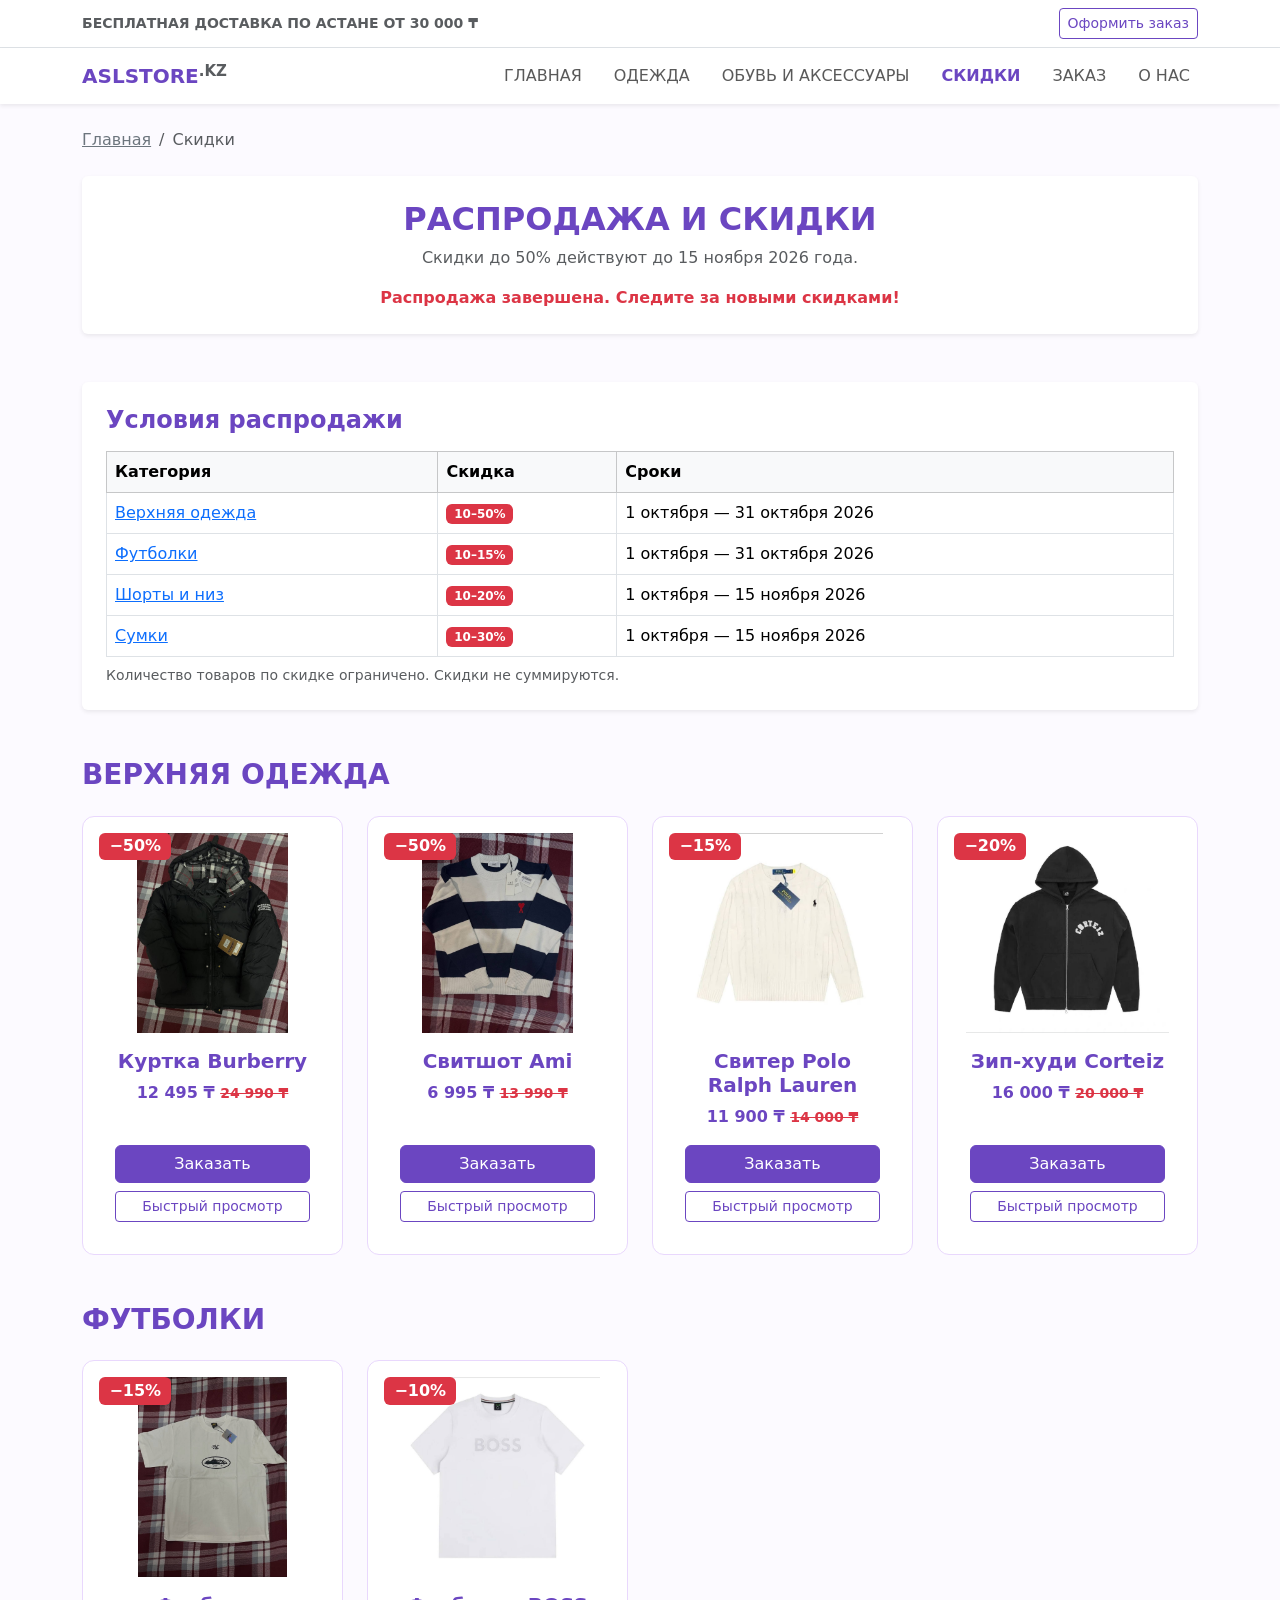
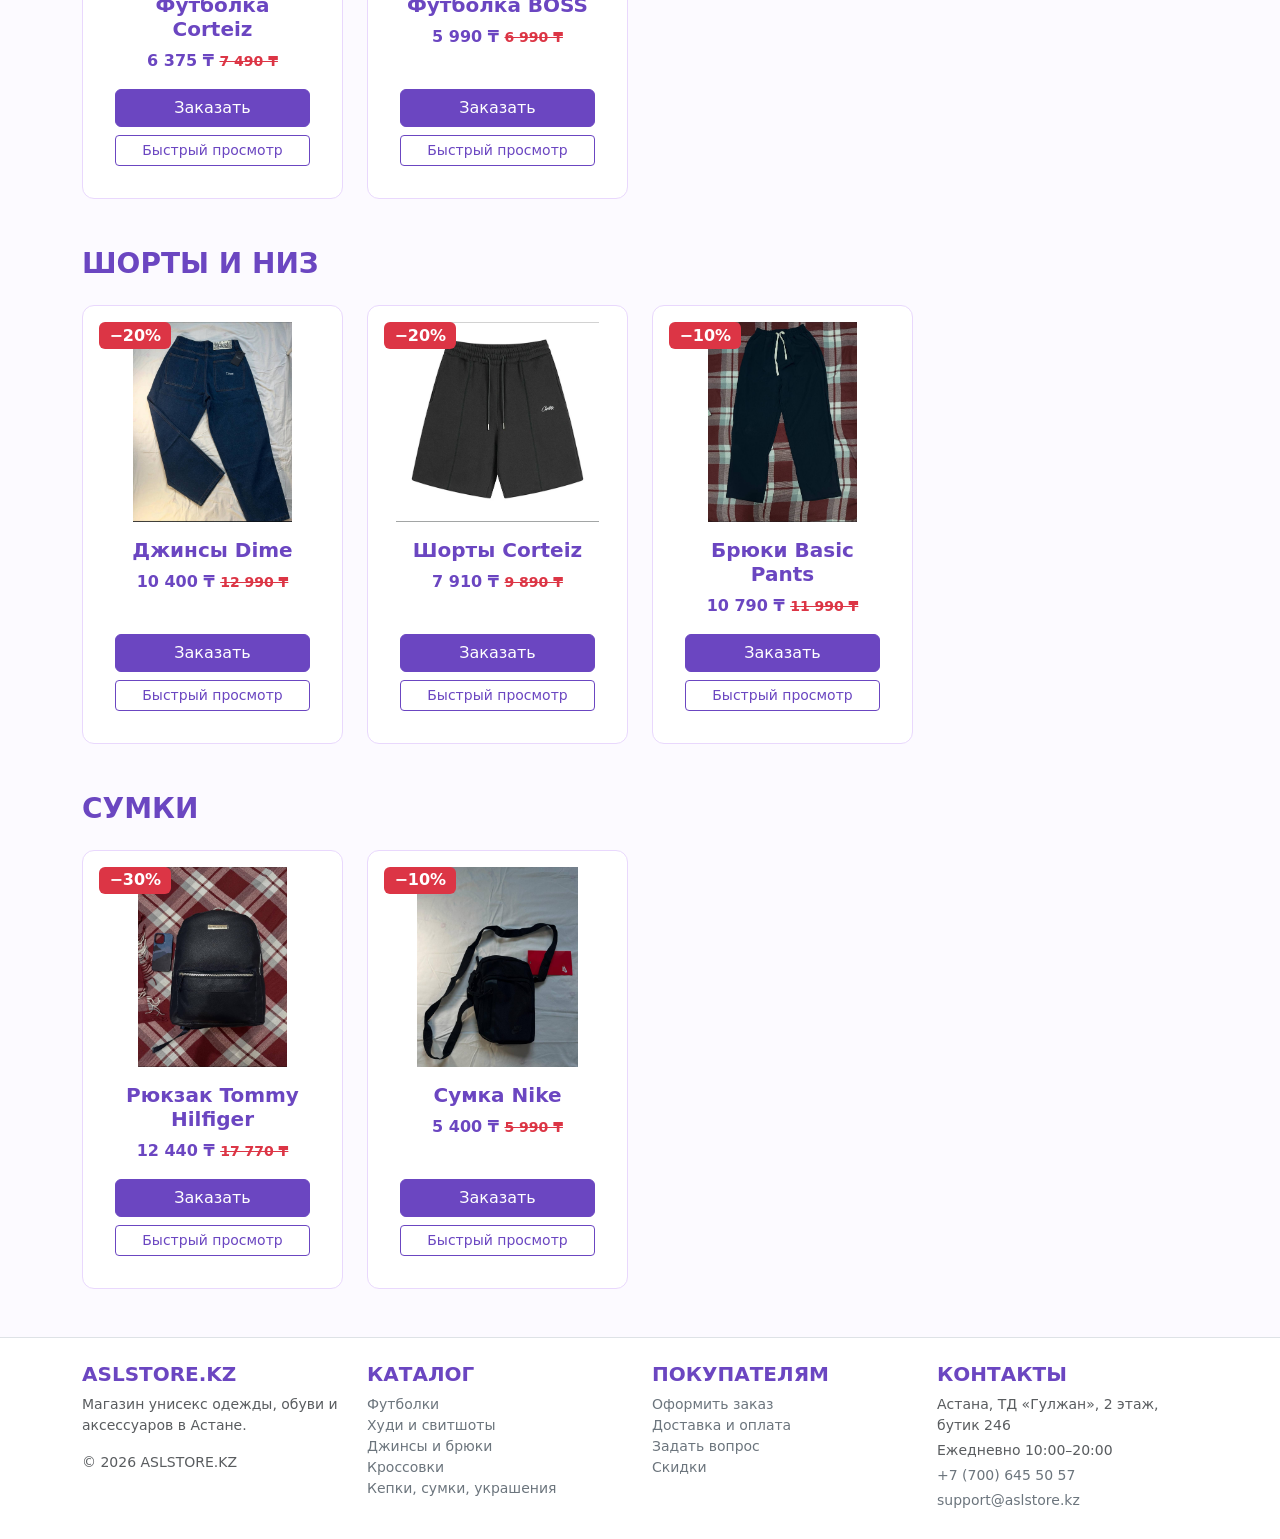
<file: asl/sale.html>
<!DOCTYPE html>
<html lang="ru">
<head>
    <meta charset="UTF-8">
    <meta name="viewport" content="width=device-width, initial-scale=1.0">
    <meta name="description" content="ASLSTORE.KZ — унисекс одежда, обувь и аксессуары. Астана, ТД «Гулжан», бутик 246.">
    <title>Скидки — ASLSTORE.KZ</title>
    <!-- Bootstrap 5.3.3 -->
    <link href="https://cdn.jsdelivr.net/npm/bootstrap@5.3.3/dist/css/bootstrap.min.css" rel="stylesheet">
    <!-- Свои стили: base — цвета бренда, azhar — каталог, akdana — корзина и оплата -->
    <link rel="stylesheet" href="css/base.css">
    <link rel="stylesheet" href="css/azhar.css">
    <link rel="stylesheet" href="css/akdana.css">
</head>
<body>

    <!-- Шапка: верхняя планка + навигация -->
    <header class="sticky-top">
        <!-- container-fluid: планка на всю ширину экрана -->
        <div class="container-fluid bg-white border-bottom py-2">
            <div class="container d-flex flex-wrap justify-content-between align-items-center gap-2">
                <small class="text-muted fw-bold">БЕСПЛАТНАЯ ДОСТАВКА ПО АСТАНЕ ОТ 30 000 ₸</small>
                <a href="order.html" id="cart-link" class="btn btn-sm btn-outline-purple">Оформить заказ <span id="cart-count" class="badge bg-purple hidden" data-count="0">0</span></a>
            </div>
        </div>
        <nav class="navbar navbar-expand navbar-light bg-white shadow-sm" aria-label="Главное меню">
            <div class="container flex-wrap">
                <a class="navbar-brand fw-bold text-purple" href="index.html">ASLSTORE<sup class="text-muted">.KZ</sup></a>
                <div class="navbar-nav-wrap ms-lg-auto" id="navbarNav">
                    <ul class="navbar-nav flex-wrap column-gap-3">
                    <li class="nav-item"><a class="nav-link" href="index.html">ГЛАВНАЯ</a></li>
                    <li class="nav-item"><a class="nav-link" href="clothing.html">ОДЕЖДА</a></li>
                    <li class="nav-item"><a class="nav-link" href="shoesandacc.html">ОБУВЬ И АКСЕССУАРЫ</a></li>
                    <li class="nav-item"><a class="nav-link active" href="sale.html" aria-current="page">СКИДКИ</a></li>
                    <li class="nav-item"><a class="nav-link" href="order.html">ЗАКАЗ</a></li>
                    <li class="nav-item"><a class="nav-link" href="colophon.html">О НАС</a></li>
                    </ul>
                </div>
            </div>
        </nav>
    </header>
<main class="container my-4">
        <!-- Навигация: хлебные крошки (Bootstrap breadcrumb) -->
        <nav class="d-flex flex-wrap justify-content-between align-items-center gap-2 mb-4" aria-label="Навигационная цепочка">
            <ol class="breadcrumb mb-0">
                <li class="breadcrumb-item"><a href="index.html" class="link-secondary">Главная</a></li>
                <li class="breadcrumb-item active" aria-current="page">Скидки</li>
            </ol>
        </nav>


        <section class="p-4 bg-white rounded shadow-sm text-center mb-5">
            <h1 class="h2 text-purple fw-bold">РАСПРОДАЖА И СКИДКИ</h1>
            <p class="text-muted mb-0">Скидки до 50% действуют до 15 ноября 2026 года.</p>
        </section>

        <section id="sale-table" class="bg-white p-4 rounded shadow-sm mb-5">
            <h2 class="h4 text-purple fw-bold mb-3">Условия распродажи</h2>
            <div class="table-responsive">
                <table class="table table-bordered table-hover mb-0">
                    <thead class="table-light">
                        <tr><th scope="col">Категория</th><th scope="col">Скидка</th><th scope="col">Сроки</th></tr>
                    </thead>
                    <tbody>
                        <tr><td><a href="#outerwear-sale">Верхняя одежда</a></td><td><span class="badge bg-danger">10–50%</span></td><td>1 октября — 31 октября 2026</td></tr>
                        <tr><td><a href="#tees-sale">Футболки</a></td><td><span class="badge bg-danger">10–15%</span></td><td>1 октября — 31 октября 2026</td></tr>
                        <tr><td><a href="#bottoms-sale">Шорты и низ</a></td><td><span class="badge bg-danger">10–20%</span></td><td>1 октября — 15 ноября 2026</td></tr>
                        <tr><td><a href="#bags-sale">Сумки</a></td><td><span class="badge bg-danger">10–30%</span></td><td>1 октября — 15 ноября 2026</td></tr>
                    </tbody>
                </table>
            </div>
            <p class="text-muted small mt-2 mb-0">Количество товаров по скидке ограничено. Скидки не суммируются.</p>
        </section>

        <section id="outerwear-sale" class="mb-5">
            <h2 class="h3 text-purple fw-bold mb-4">ВЕРХНЯЯ ОДЕЖДА</h2>
            <div class="row g-4">
                <div class="col-12 col-sm-6 col-lg-3">
                    <article id="product-sale-burberry" class="card h-100 border-0 product-card p-3 position-relative" data-product-id="sale-burberry" data-name="Куртка Burberry" data-price="12495">
                        <span class="badge bg-danger position-absolute top-0 start-0 m-3 fs-6">−50%</span>
                        <img src="imagess/burberryjack.jpg" class="card-img-top mx-auto product-img" alt="Куртка Burberry">
                        <div class="card-body d-flex flex-column text-center">
                            <h3 class="h5 card-title text-purple fw-bold">Куртка Burberry</h3>
                            <p class="fw-bold text-purple mb-3"><strong>12 495 ₸</strong> <s class="text-danger small">24 990 ₸</s></p>
                            <a href="order.html" class="btn btn-purple mt-auto add-to-cart" data-product-id="sale-burberry">Заказать</a>
                        </div>
                    </article>
                </div>
                <div class="col-12 col-sm-6 col-lg-3">
                    <article id="product-sale-ami" class="card h-100 border-0 product-card p-3 position-relative" data-product-id="sale-ami" data-name="Свитшот Ami" data-price="6995">
                        <span class="badge bg-danger position-absolute top-0 start-0 m-3 fs-6">−50%</span>
                        <img src="imagess/amisweatshirt.jpg" class="card-img-top mx-auto product-img" alt="Свитшот Ami">
                        <div class="card-body d-flex flex-column text-center">
                            <h3 class="h5 card-title text-purple fw-bold">Свитшот Ami</h3>
                            <p class="fw-bold text-purple mb-3"><strong>6 995 ₸</strong> <s class="text-danger small">13 990 ₸</s></p>
                            <a href="order.html" class="btn btn-purple mt-auto add-to-cart" data-product-id="sale-ami">Заказать</a>
                        </div>
                    </article>
                </div>
                <div class="col-12 col-sm-6 col-lg-3">
                    <article id="product-sale-polo" class="card h-100 border-0 product-card p-3 position-relative" data-product-id="sale-polo" data-name="Свитер Polo Ralph Lauren" data-price="11900">
                        <span class="badge bg-danger position-absolute top-0 start-0 m-3 fs-6">−15%</span>
                        <img src="imagess/poloralph.jpg" class="card-img-top mx-auto product-img" alt="Свитер Polo Ralph Lauren">
                        <div class="card-body d-flex flex-column text-center">
                            <h3 class="h5 card-title text-purple fw-bold">Свитер Polo Ralph Lauren</h3>
                            <p class="fw-bold text-purple mb-3"><strong>11 900 ₸</strong> <s class="text-danger small">14 000 ₸</s></p>
                            <a href="order.html" class="btn btn-purple mt-auto add-to-cart" data-product-id="sale-polo">Заказать</a>
                        </div>
                    </article>
                </div>
                <div class="col-12 col-sm-6 col-lg-3">
                    <article id="product-sale-corteiz-zip" class="card h-100 border-0 product-card p-3 position-relative" data-product-id="sale-corteiz-zip" data-name="Зип-худи Corteiz" data-price="16000">
                        <span class="badge bg-danger position-absolute top-0 start-0 m-3 fs-6">−20%</span>
                        <img src="imagess/corteizzip.jpg" class="card-img-top mx-auto product-img" alt="Зип-худи Corteiz">
                        <div class="card-body d-flex flex-column text-center">
                            <h3 class="h5 card-title text-purple fw-bold">Зип-худи Corteiz</h3>
                            <p class="fw-bold text-purple mb-3"><strong>16 000 ₸</strong> <s class="text-danger small">20 000 ₸</s></p>
                            <a href="order.html" class="btn btn-purple mt-auto add-to-cart" data-product-id="sale-corteiz-zip">Заказать</a>
                        </div>
                    </article>
                </div>
            </div>
        </section>

        <section id="tees-sale" class="mb-5">
            <h2 class="h3 text-purple fw-bold mb-4">ФУТБОЛКИ</h2>
            <div class="row g-4">
                <div class="col-12 col-sm-6 col-lg-3">
                    <article id="product-sale-corteiz-tee" class="card h-100 border-0 product-card p-3 position-relative" data-product-id="sale-corteiz-tee" data-name="Футболка Corteiz" data-price="6375">
                        <span class="badge bg-danger position-absolute top-0 start-0 m-3 fs-6">−15%</span>
                        <img src="imagess/t-shirt.jpg" class="card-img-top mx-auto product-img" alt="Футболка Corteiz">
                        <div class="card-body d-flex flex-column text-center">
                            <h3 class="h5 card-title text-purple fw-bold">Футболка Corteiz</h3>
                            <p class="fw-bold text-purple mb-3"><strong>6 375 ₸</strong> <s class="text-danger small">7 490 ₸</s></p>
                            <a href="order.html" class="btn btn-purple mt-auto add-to-cart" data-product-id="sale-corteiz-tee">Заказать</a>
                        </div>
                    </article>
                </div>
                <div class="col-12 col-sm-6 col-lg-3">
                    <article id="product-sale-boss-tee" class="card h-100 border-0 product-card p-3 position-relative" data-product-id="sale-boss-tee" data-name="Футболка BOSS" data-price="5990">
                        <span class="badge bg-danger position-absolute top-0 start-0 m-3 fs-6">−10%</span>
                        <img src="imagess/boss.jpg" class="card-img-top mx-auto product-img" alt="Футболка BOSS">
                        <div class="card-body d-flex flex-column text-center">
                            <h3 class="h5 card-title text-purple fw-bold">Футболка BOSS</h3>
                            <p class="fw-bold text-purple mb-3"><strong>5 990 ₸</strong> <s class="text-danger small">6 990 ₸</s></p>
                            <a href="order.html" class="btn btn-purple mt-auto add-to-cart" data-product-id="sale-boss-tee">Заказать</a>
                        </div>
                    </article>
                </div>
            </div>
        </section>

        <section id="bottoms-sale" class="mb-5">
            <h2 class="h3 text-purple fw-bold mb-4">ШОРТЫ И НИЗ</h2>
            <div class="row g-4">
                <div class="col-12 col-sm-6 col-lg-3">
                    <article id="product-sale-dime-jeans" class="card h-100 border-0 product-card p-3 position-relative" data-product-id="sale-dime-jeans" data-name="Джинсы Dime" data-price="10400">
                        <span class="badge bg-danger position-absolute top-0 start-0 m-3 fs-6">−20%</span>
                        <img src="imagess/dime-jeans.jpg" class="card-img-top mx-auto product-img" alt="Джинсы Dime">
                        <div class="card-body d-flex flex-column text-center">
                            <h3 class="h5 card-title text-purple fw-bold">Джинсы Dime</h3>
                            <p class="fw-bold text-purple mb-3"><strong>10 400 ₸</strong> <s class="text-danger small">12 990 ₸</s></p>
                            <a href="order.html" class="btn btn-purple mt-auto add-to-cart" data-product-id="sale-dime-jeans">Заказать</a>
                        </div>
                    </article>
                </div>
                <div class="col-12 col-sm-6 col-lg-3">
                    <article id="product-sale-corteiz-shorts" class="card h-100 border-0 product-card p-3 position-relative" data-product-id="sale-corteiz-shorts" data-name="Шорты Corteiz" data-price="7910">
                        <span class="badge bg-danger position-absolute top-0 start-0 m-3 fs-6">−20%</span>
                        <img src="imagess/corteiz-shorts.jpg" class="card-img-top mx-auto product-img" alt="Шорты Corteiz">
                        <div class="card-body d-flex flex-column text-center">
                            <h3 class="h5 card-title text-purple fw-bold">Шорты Corteiz</h3>
                            <p class="fw-bold text-purple mb-3"><strong>7 910 ₸</strong> <s class="text-danger small">9 890 ₸</s></p>
                            <a href="order.html" class="btn btn-purple mt-auto add-to-cart" data-product-id="sale-corteiz-shorts">Заказать</a>
                        </div>
                    </article>
                </div>
                <div class="col-12 col-sm-6 col-lg-3">
                    <article id="product-sale-basic-pants" class="card h-100 border-0 product-card p-3 position-relative" data-product-id="sale-basic-pants" data-name="Брюки Basic Pants" data-price="10790">
                        <span class="badge bg-danger position-absolute top-0 start-0 m-3 fs-6">−10%</span>
                        <img src="imagess/basicpants.jpg" class="card-img-top mx-auto product-img" alt="Брюки Basic Pants">
                        <div class="card-body d-flex flex-column text-center">
                            <h3 class="h5 card-title text-purple fw-bold">Брюки Basic Pants</h3>
                            <p class="fw-bold text-purple mb-3"><strong>10 790 ₸</strong> <s class="text-danger small">11 990 ₸</s></p>
                            <a href="order.html" class="btn btn-purple mt-auto add-to-cart" data-product-id="sale-basic-pants">Заказать</a>
                        </div>
                    </article>
                </div>
            </div>
        </section>

        <section id="bags-sale" class="mb-5">
            <h2 class="h3 text-purple fw-bold mb-4">СУМКИ</h2>
            <div class="row g-4">
                <div class="col-12 col-sm-6 col-lg-3">
                    <article id="product-sale-tommy-backpack" class="card h-100 border-0 product-card p-3 position-relative" data-product-id="sale-tommy-backpack" data-name="Рюкзак Tommy Hilfiger" data-price="12440">
                        <span class="badge bg-danger position-absolute top-0 start-0 m-3 fs-6">−30%</span>
                        <img src="imagess/сумка.jpg" class="card-img-top mx-auto product-img" alt="Рюкзак Tommy Hilfiger">
                        <div class="card-body d-flex flex-column text-center">
                            <h3 class="h5 card-title text-purple fw-bold">Рюкзак Tommy Hilfiger</h3>
                            <p class="fw-bold text-purple mb-3"><strong>12 440 ₸</strong> <s class="text-danger small">17 770 ₸</s></p>
                            <a href="order.html" class="btn btn-purple mt-auto add-to-cart" data-product-id="sale-tommy-backpack">Заказать</a>
                        </div>
                    </article>
                </div>
                <div class="col-12 col-sm-6 col-lg-3">
                    <article id="product-sale-nike-bag" class="card h-100 border-0 product-card p-3 position-relative" data-product-id="sale-nike-bag" data-name="Сумка Nike" data-price="5400">
                        <span class="badge bg-danger position-absolute top-0 start-0 m-3 fs-6">−10%</span>
                        <img src="imagess/nikebag.jpg" class="card-img-top mx-auto product-img" alt="Сумка Nike">
                        <div class="card-body d-flex flex-column text-center">
                            <h3 class="h5 card-title text-purple fw-bold">Сумка Nike</h3>
                            <p class="fw-bold text-purple mb-3"><strong>5 400 ₸</strong> <s class="text-danger small">5 990 ₸</s></p>
                            <a href="order.html" class="btn btn-purple mt-auto add-to-cart" data-product-id="sale-nike-bag">Заказать</a>
                        </div>
                    </article>
                </div>
            </div>
        </section>

    </main>

    <!-- Подвал (одинаковый на всех страницах) -->
    <footer class="bg-white border-top mt-5">
        <div class="container py-4">
            <div class="row g-4">
                <div class="col-12 col-md-6 col-lg-3">
                    <h2 class="h5 text-purple fw-bold">ASLSTORE.KZ</h2>
                    <p class="text-muted small">Магазин унисекс одежды, обуви и аксессуаров в Астане.</p>
                    <p class="text-muted small mb-0">&copy; 2026 ASLSTORE.KZ</p>
                </div>
                <div class="col-12 col-md-6 col-lg-3">
                    <h2 class="h5 text-purple fw-bold">КАТАЛОГ</h2>
                    <ul class="list-unstyled small">
                        <li><a href="clothing.html#tops" class="link-secondary text-decoration-none">Футболки</a></li>
                        <li><a href="clothing.html#hoodies" class="link-secondary text-decoration-none">Худи и свитшоты</a></li>
                        <li><a href="clothing.html#bottoms" class="link-secondary text-decoration-none">Джинсы и брюки</a></li>
                        <li><a href="shoesandacc.html#sneakers" class="link-secondary text-decoration-none">Кроссовки</a></li>
                        <li><a href="shoesandacc.html#accessories" class="link-secondary text-decoration-none">Кепки, сумки, украшения</a></li>
                    </ul>
                </div>
                <div class="col-12 col-md-6 col-lg-3">
                    <h2 class="h5 text-purple fw-bold">ПОКУПАТЕЛЯМ</h2>
                    <ul class="list-unstyled small">
                        <li><a href="order.html" class="link-secondary text-decoration-none">Оформить заказ</a></li>
                        <li><a href="colophon.html#delivery" class="link-secondary text-decoration-none">Доставка и оплата</a></li>
                        <li><a href="colophon.html#feedback" class="link-secondary text-decoration-none">Задать вопрос</a></li>
                        <li><a href="sale.html" class="link-secondary text-decoration-none">Скидки</a></li>
                    </ul>
                </div>
                <div class="col-12 col-md-6 col-lg-3">
                    <h2 class="h5 text-purple fw-bold">КОНТАКТЫ</h2>
                    <address class="text-muted small mb-0">
                        <p class="mb-1">Астана, ТД «Гулжан», 2 этаж, бутик 246</p>
                        <p class="mb-1">Ежедневно 10:00–20:00</p>
                        <p class="mb-1"><a href="tel:+77006455057" class="link-secondary text-decoration-none">+7 (700) 645 50 57</a></p>
                        <p class="mb-0"><a href="mailto:support@aslstore.kz" class="link-secondary text-decoration-none">support@aslstore.kz</a></p>
                    </address>
                </div>
            </div>
        </div>
    </footer>
    <!-- Чистый JavaScript (без jQuery) -->
    <script src="js/data.js" defer></script>
    <script src="js/main.js" defer></script>
    <script src="js/countdown.js" defer></script>
    <!-- jQuery-часть: сначала библиотека jQuery 3.7.1 с CDN, потом наши jQuery-файлы -->
    <script src="https://code.jquery.com/jquery-3.7.1.min.js" defer></script>
    <script src="js/gallery.js" defer></script>
    <script src="js/minicart.js" defer></script>
    <script src="js/quickview.js" defer></script>
</body>
</html>
</file>
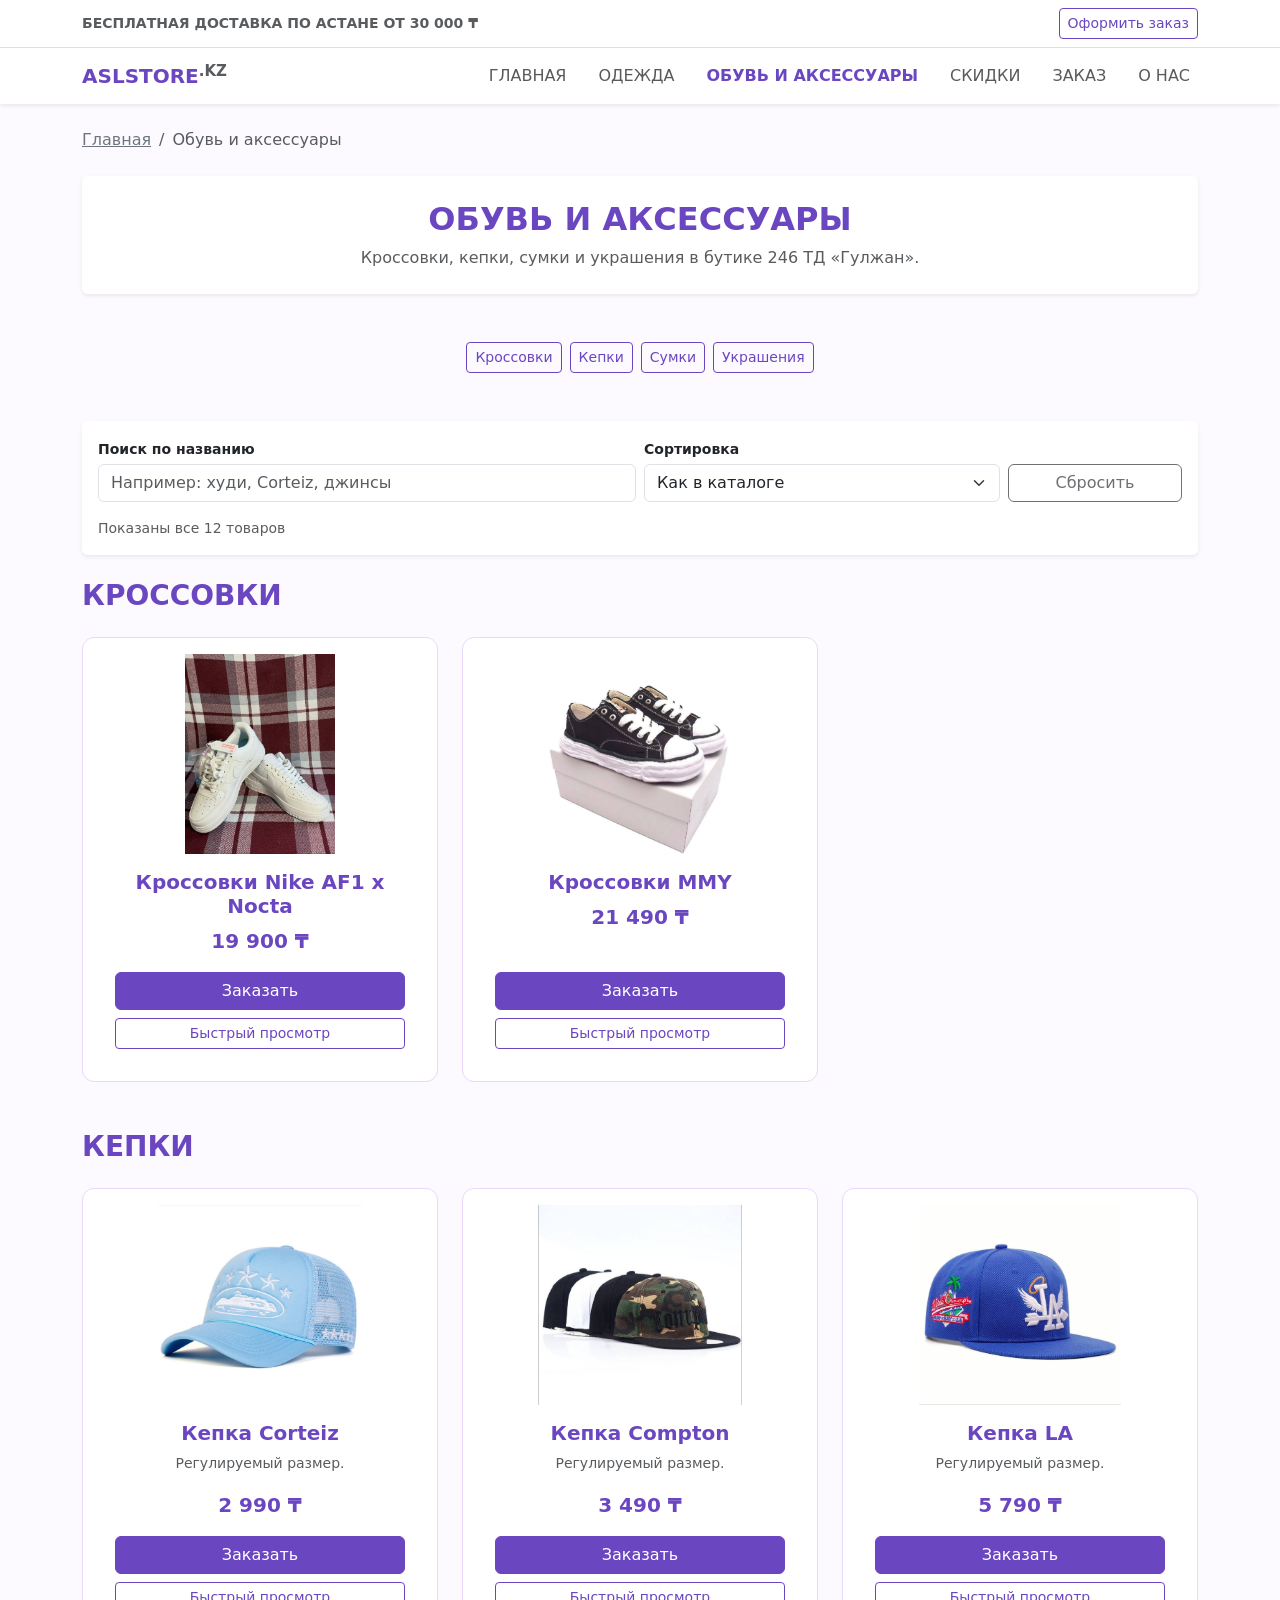
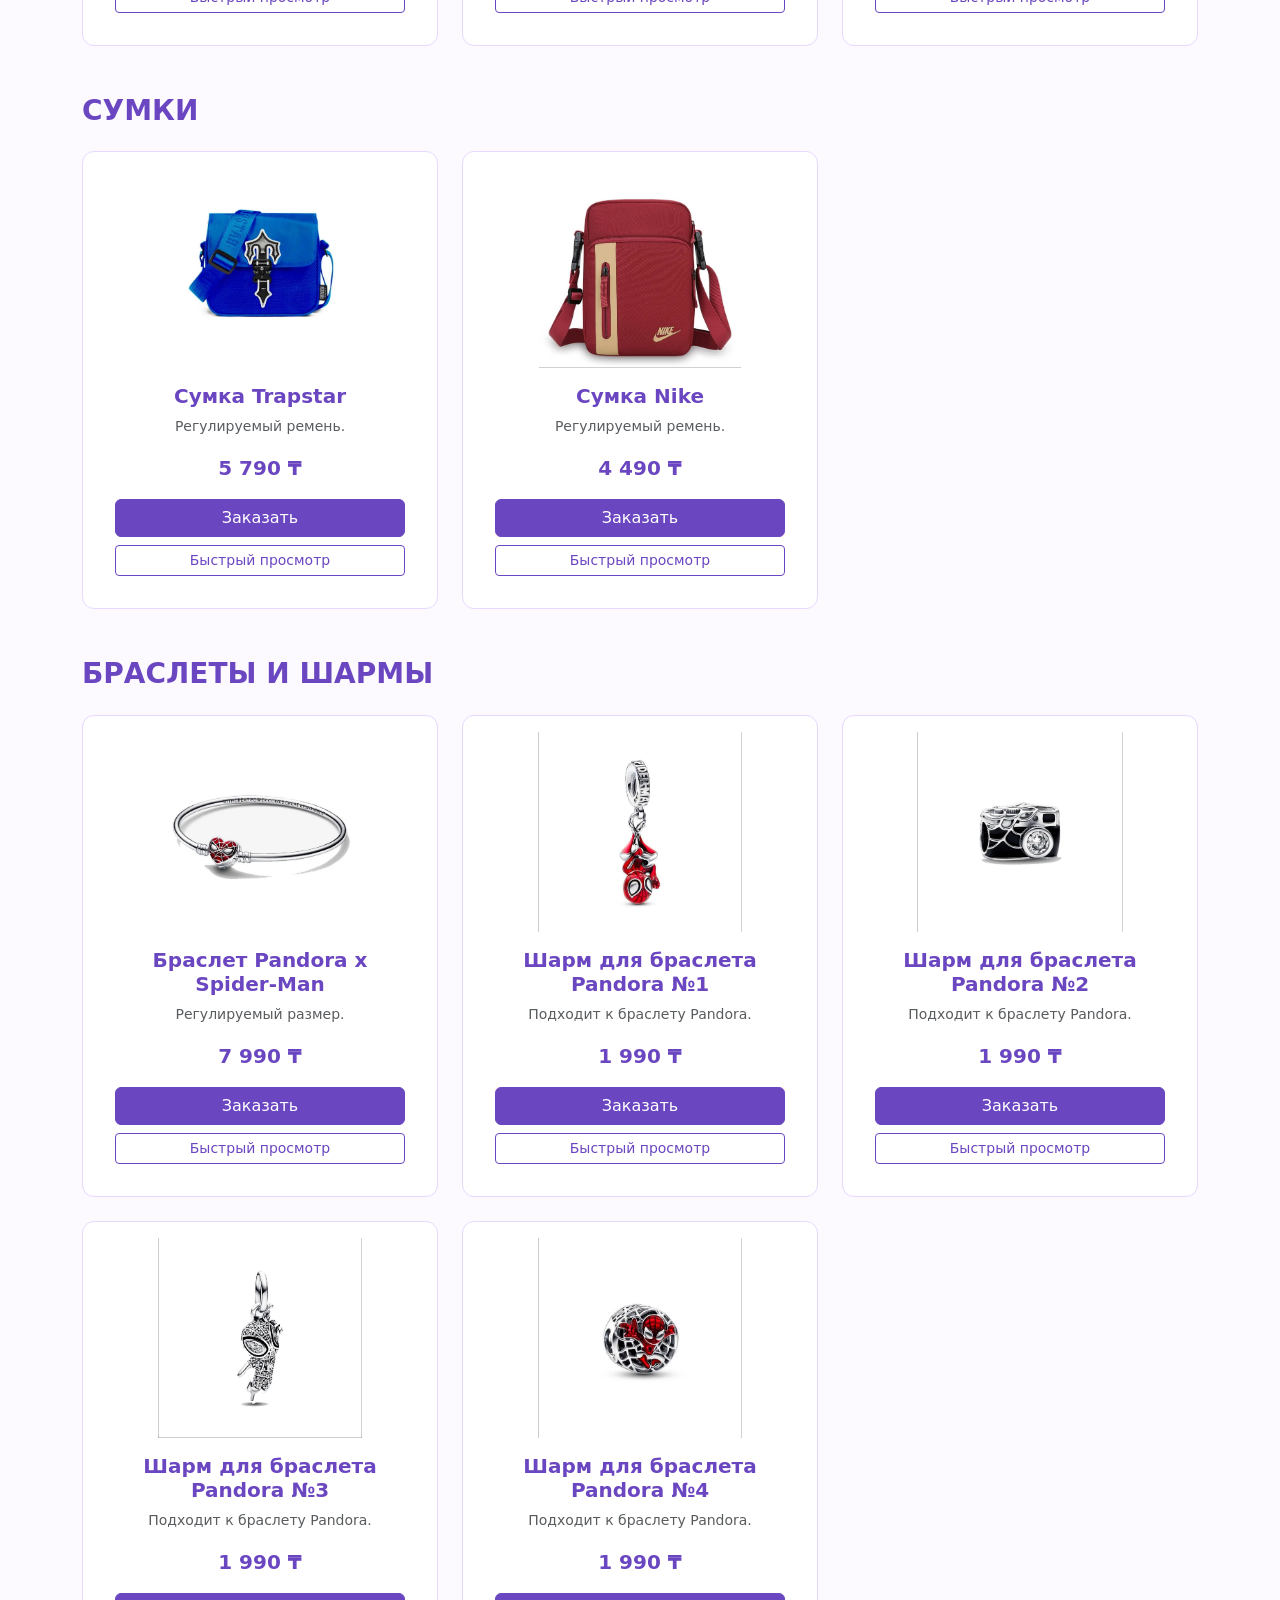
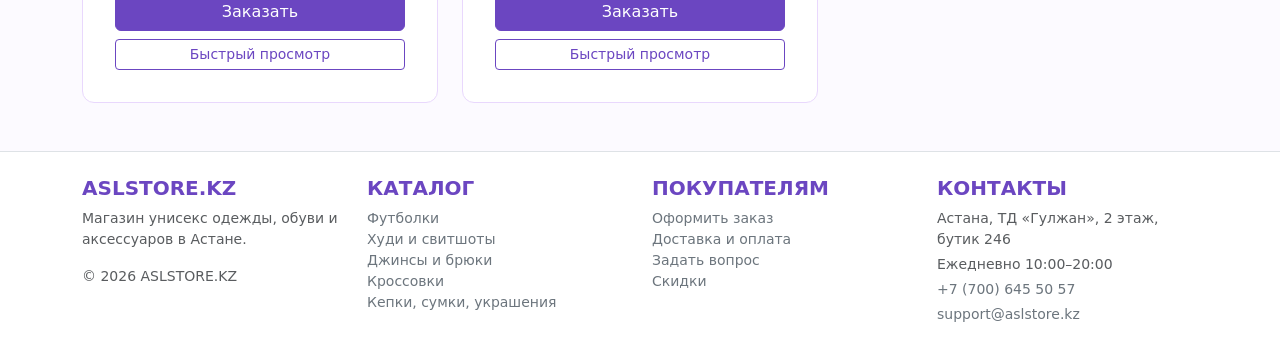
<file: asl/shoesandacc.html>
<!DOCTYPE html>
<html lang="ru">
<head>
    <meta charset="UTF-8">
    <meta name="viewport" content="width=device-width, initial-scale=1.0">
    <meta name="description" content="ASLSTORE.KZ — унисекс одежда, обувь и аксессуары. Астана, ТД «Гулжан», бутик 246.">
    <title>Обувь и аксессуары — ASLSTORE.KZ</title>
    <!-- Bootstrap 5.3.3 -->
    <link href="https://cdn.jsdelivr.net/npm/bootstrap@5.3.3/dist/css/bootstrap.min.css" rel="stylesheet">
    <!-- Свои стили: base — цвета бренда, azhar — каталог, akdana — корзина и оплата -->
    <link rel="stylesheet" href="css/base.css">
    <link rel="stylesheet" href="css/azhar.css">
    <link rel="stylesheet" href="css/akdana.css">
</head>
<body>

    <!-- Шапка: верхняя планка + навигация -->
    <header class="sticky-top">
        <!-- container-fluid: планка на всю ширину экрана -->
        <div class="container-fluid bg-white border-bottom py-2">
            <div class="container d-flex flex-wrap justify-content-between align-items-center gap-2">
                <small class="text-muted fw-bold">БЕСПЛАТНАЯ ДОСТАВКА ПО АСТАНЕ ОТ 30 000 ₸</small>
                <a href="order.html" id="cart-link" class="btn btn-sm btn-outline-purple">Оформить заказ <span id="cart-count" class="badge bg-purple hidden" data-count="0">0</span></a>
            </div>
        </div>
        <nav class="navbar navbar-expand navbar-light bg-white shadow-sm" aria-label="Главное меню">
            <div class="container flex-wrap">
                <a class="navbar-brand fw-bold text-purple" href="index.html">ASLSTORE<sup class="text-muted">.KZ</sup></a>
                <div class="navbar-nav-wrap ms-lg-auto" id="navbarNav">
                    <ul class="navbar-nav flex-wrap column-gap-3">
                    <li class="nav-item"><a class="nav-link" href="index.html">ГЛАВНАЯ</a></li>
                    <li class="nav-item"><a class="nav-link" href="clothing.html">ОДЕЖДА</a></li>
                    <li class="nav-item"><a class="nav-link active" href="shoesandacc.html" aria-current="page">ОБУВЬ И АКСЕССУАРЫ</a></li>
                    <li class="nav-item"><a class="nav-link" href="sale.html">СКИДКИ</a></li>
                    <li class="nav-item"><a class="nav-link" href="order.html">ЗАКАЗ</a></li>
                    <li class="nav-item"><a class="nav-link" href="colophon.html">О НАС</a></li>
                    </ul>
                </div>
            </div>
        </nav>
    </header>
<main class="container my-4">
        <!-- Навигация: хлебные крошки (Bootstrap breadcrumb) -->
        <nav class="d-flex flex-wrap justify-content-between align-items-center gap-2 mb-4" aria-label="Навигационная цепочка">
            <ol class="breadcrumb mb-0">
                <li class="breadcrumb-item"><a href="index.html" class="link-secondary">Главная</a></li>
                <li class="breadcrumb-item active" aria-current="page">Обувь и аксессуары</li>
            </ol>
        </nav>


        <section class="p-4 bg-white rounded shadow-sm text-center mb-5">
            <h1 class="h2 text-purple fw-bold">ОБУВЬ И АКСЕССУАРЫ</h1>
            <p class="text-muted mb-0">Кроссовки, кепки, сумки и украшения в бутике 246 ТД «Гулжан».</p>
        </section>

        <nav class="d-flex flex-wrap gap-2 justify-content-center mb-5" aria-label="Разделы каталога">
            <a href="#sneakers" class="btn btn-sm btn-outline-purple filter-btn" data-filter="sneakers">Кроссовки</a>
            <a href="#caps" class="btn btn-sm btn-outline-purple filter-btn" data-filter="caps">Кепки</a>
            <a href="#bags" class="btn btn-sm btn-outline-purple filter-btn" data-filter="bags">Сумки</a>
            <a href="#jewelry" class="btn btn-sm btn-outline-purple filter-btn" data-filter="jewelry">Украшения</a>
        </nav>

        <section id="sneakers" class="mb-5">
            <h2 class="h3 text-purple fw-bold mb-4">КРОССОВКИ</h2>
            <div class="row g-4">
                <div class="col-12 col-md-6 col-lg-4">
                    <article id="product-nike-af1-nocta" class="card h-100 border-0 product-card p-3 position-relative" data-product-id="nike-af1-nocta" data-name="Кроссовки Nike AF1 x Nocta" data-price="19900">
                        <img src="imagess/NikeAF1.jpg" class="card-img-top mx-auto product-img" alt="Кроссовки Nike Air Force 1 x Nocta">
                        <div class="card-body d-flex flex-column text-center">
                            <h3 class="h5 card-title text-purple fw-bold">Кроссовки Nike AF1 x Nocta</h3>
                            <p class="fw-bold text-purple fs-5 mb-3">19 900 ₸</p>
                            <a href="order.html" class="btn btn-purple mt-auto add-to-cart" data-product-id="nike-af1-nocta">Заказать</a>
                        </div>
                    </article>
                </div>
                <div class="col-12 col-md-6 col-lg-4">
                    <article id="product-mmy-sneaker" class="card h-100 border-0 product-card p-3 position-relative" data-product-id="mmy-sneaker" data-name="Кроссовки MMY" data-price="21490">
                        <img src="imagess/MMY-shoes.jpg" class="card-img-top mx-auto product-img" alt="Кроссовки MMY">
                        <div class="card-body d-flex flex-column text-center">
                            <h3 class="h5 card-title text-purple fw-bold">Кроссовки MMY</h3>
                            <p class="fw-bold text-purple fs-5 mb-3">21 490 ₸</p>
                            <a href="order.html" class="btn btn-purple mt-auto add-to-cart" data-product-id="mmy-sneaker">Заказать</a>
                        </div>
                    </article>
                </div>
            </div>
        </section>

        <div id="accessories">
        <section id="caps" class="mb-5">
            <h2 class="h3 text-purple fw-bold mb-4">КЕПКИ</h2>
            <div class="row g-4">
                <div class="col-12 col-md-6 col-lg-4">
                    <article id="product-cap-corteiz" class="card h-100 border-0 product-card p-3 position-relative" data-product-id="cap-corteiz" data-name="Кепка Corteiz" data-price="2990">
                        <img src="imagess/corteiz-cap.jpg" class="card-img-top mx-auto product-img" alt="Кепка Corteiz">
                        <div class="card-body d-flex flex-column text-center">
                            <h3 class="h5 card-title text-purple fw-bold">Кепка Corteiz</h3>
                            <p class="text-muted small">Регулируемый размер.</p>
                            <p class="fw-bold text-purple fs-5 mb-3">2 990 ₸</p>
                            <a href="order.html" class="btn btn-purple mt-auto add-to-cart" data-product-id="cap-corteiz">Заказать</a>
                        </div>
                    </article>
                </div>
                <div class="col-12 col-md-6 col-lg-4">
                    <article id="product-cap-compton" class="card h-100 border-0 product-card p-3 position-relative" data-product-id="cap-compton" data-name="Кепка Compton" data-price="3490">
                        <img src="imagess/Compton-cap.jpg" class="card-img-top mx-auto product-img" alt="Кепка Compton">
                        <div class="card-body d-flex flex-column text-center">
                            <h3 class="h5 card-title text-purple fw-bold">Кепка Compton</h3>
                            <p class="text-muted small">Регулируемый размер.</p>
                            <p class="fw-bold text-purple fs-5 mb-3">3 490 ₸</p>
                            <a href="order.html" class="btn btn-purple mt-auto add-to-cart" data-product-id="cap-compton">Заказать</a>
                        </div>
                    </article>
                </div>
                <div class="col-12 col-md-6 col-lg-4">
                    <article id="product-cap-la" class="card h-100 border-0 product-card p-3 position-relative" data-product-id="cap-la" data-name="Кепка LA" data-price="5790">
                        <img src="imagess/LA-cap.jpg" class="card-img-top mx-auto product-img" alt="Кепка LA">
                        <div class="card-body d-flex flex-column text-center">
                            <h3 class="h5 card-title text-purple fw-bold">Кепка LA</h3>
                            <p class="text-muted small">Регулируемый размер.</p>
                            <p class="fw-bold text-purple fs-5 mb-3">5 790 ₸</p>
                            <a href="order.html" class="btn btn-purple mt-auto add-to-cart" data-product-id="cap-la">Заказать</a>
                        </div>
                    </article>
                </div>
            </div>
        </section>

        <section id="bags" class="mb-5">
            <h2 class="h3 text-purple fw-bold mb-4">СУМКИ</h2>
            <div class="row g-4">
                <div class="col-12 col-md-6 col-lg-4">
                    <article id="product-bag-trapstar" class="card h-100 border-0 product-card p-3 position-relative" data-product-id="bag-trapstar" data-name="Сумка Trapstar" data-price="5790">
                        <img src="imagess/Trapstar-bag.jpg" class="card-img-top mx-auto product-img" alt="Сумка через плечо Trapstar">
                        <div class="card-body d-flex flex-column text-center">
                            <h3 class="h5 card-title text-purple fw-bold">Сумка Trapstar</h3>
                            <p class="text-muted small">Регулируемый ремень.</p>
                            <p class="fw-bold text-purple fs-5 mb-3">5 790 ₸</p>
                            <a href="order.html" class="btn btn-purple mt-auto add-to-cart" data-product-id="bag-trapstar">Заказать</a>
                        </div>
                    </article>
                </div>
                <div class="col-12 col-md-6 col-lg-4">
                    <article id="product-bag-nike" class="card h-100 border-0 product-card p-3 position-relative" data-product-id="bag-nike" data-name="Сумка Nike" data-price="4490">
                        <img src="imagess/nike-bag.jpg" class="card-img-top mx-auto product-img" alt="Сумка через плечо Nike">
                        <div class="card-body d-flex flex-column text-center">
                            <h3 class="h5 card-title text-purple fw-bold">Сумка Nike</h3>
                            <p class="text-muted small">Регулируемый ремень.</p>
                            <p class="fw-bold text-purple fs-5 mb-3">4 490 ₸</p>
                            <a href="order.html" class="btn btn-purple mt-auto add-to-cart" data-product-id="bag-nike">Заказать</a>
                        </div>
                    </article>
                </div>
            </div>
        </section>

        <section id="jewelry" class="mb-5">
            <h2 class="h3 text-purple fw-bold mb-4">БРАСЛЕТЫ И ШАРМЫ</h2>
            <div class="row g-4">
                <div class="col-12 col-md-6 col-lg-4">
                    <article id="product-pandora-spiderman" class="card h-100 border-0 product-card p-3 position-relative" data-product-id="pandora-spiderman" data-name="Браслет Pandora x Spider-Man" data-price="7990">
                        <img src="imagess/pandora-spiderman.jpg" class="card-img-top mx-auto product-img" alt="Браслет Pandora в стиле Человека-паука">
                        <div class="card-body d-flex flex-column text-center">
                            <h3 class="h5 card-title text-purple fw-bold">Браслет Pandora x Spider-Man</h3>
                            <p class="text-muted small">Регулируемый размер.</p>
                            <p class="fw-bold text-purple fs-5 mb-3">7 990 ₸</p>
                            <a href="order.html" class="btn btn-purple mt-auto add-to-cart" data-product-id="pandora-spiderman">Заказать</a>
                        </div>
                    </article>
                </div>
                <div class="col-12 col-md-6 col-lg-4">
                    <article id="product-charm-1" class="card h-100 border-0 product-card p-3 position-relative" data-product-id="charm-1" data-name="Шарм для браслета Pandora №1" data-price="1990">
                        <img src="imagess/figure-1.jpg" class="card-img-top mx-auto product-img" alt="Шарм для браслета Pandora, модель 1">
                        <div class="card-body d-flex flex-column text-center">
                            <h3 class="h5 card-title text-purple fw-bold">Шарм для браслета Pandora №1</h3>
                            <p class="text-muted small">Подходит к браслету Pandora.</p>
                            <p class="fw-bold text-purple fs-5 mb-3">1 990 ₸</p>
                            <a href="order.html" class="btn btn-purple mt-auto add-to-cart" data-product-id="charm-1">Заказать</a>
                        </div>
                    </article>
                </div>
                <div class="col-12 col-md-6 col-lg-4">
                    <article id="product-charm-2" class="card h-100 border-0 product-card p-3 position-relative" data-product-id="charm-2" data-name="Шарм для браслета Pandora №2" data-price="1990">
                        <img src="imagess/figure-2.jpg" class="card-img-top mx-auto product-img" alt="Шарм для браслета Pandora, модель 2">
                        <div class="card-body d-flex flex-column text-center">
                            <h3 class="h5 card-title text-purple fw-bold">Шарм для браслета Pandora №2</h3>
                            <p class="text-muted small">Подходит к браслету Pandora.</p>
                            <p class="fw-bold text-purple fs-5 mb-3">1 990 ₸</p>
                            <a href="order.html" class="btn btn-purple mt-auto add-to-cart" data-product-id="charm-2">Заказать</a>
                        </div>
                    </article>
                </div>
                <div class="col-12 col-md-6 col-lg-4">
                    <article id="product-charm-3" class="card h-100 border-0 product-card p-3 position-relative" data-product-id="charm-3" data-name="Шарм для браслета Pandora №3" data-price="1990">
                        <img src="imagess/figure-3.jpg" class="card-img-top mx-auto product-img" alt="Шарм для браслета Pandora, модель 3">
                        <div class="card-body d-flex flex-column text-center">
                            <h3 class="h5 card-title text-purple fw-bold">Шарм для браслета Pandora №3</h3>
                            <p class="text-muted small">Подходит к браслету Pandora.</p>
                            <p class="fw-bold text-purple fs-5 mb-3">1 990 ₸</p>
                            <a href="order.html" class="btn btn-purple mt-auto add-to-cart" data-product-id="charm-3">Заказать</a>
                        </div>
                    </article>
                </div>
                <div class="col-12 col-md-6 col-lg-4">
                    <article id="product-charm-4" class="card h-100 border-0 product-card p-3 position-relative" data-product-id="charm-4" data-name="Шарм для браслета Pandora №4" data-price="1990">
                        <img src="imagess/figure-4.jpg" class="card-img-top mx-auto product-img" alt="Шарм для браслета Pandora, модель 4">
                        <div class="card-body d-flex flex-column text-center">
                            <h3 class="h5 card-title text-purple fw-bold">Шарм для браслета Pandora №4</h3>
                            <p class="text-muted small">Подходит к браслету Pandora.</p>
                            <p class="fw-bold text-purple fs-5 mb-3">1 990 ₸</p>
                            <a href="order.html" class="btn btn-purple mt-auto add-to-cart" data-product-id="charm-4">Заказать</a>
                        </div>
                    </article>
                </div>
            </div>
        </section>
        </div>
    </main>

    <!-- Подвал (одинаковый на всех страницах) -->
    <footer class="bg-white border-top mt-5">
        <div class="container py-4">
            <div class="row g-4">
                <div class="col-12 col-md-6 col-lg-3">
                    <h2 class="h5 text-purple fw-bold">ASLSTORE.KZ</h2>
                    <p class="text-muted small">Магазин унисекс одежды, обуви и аксессуаров в Астане.</p>
                    <p class="text-muted small mb-0">&copy; 2026 ASLSTORE.KZ</p>
                </div>
                <div class="col-12 col-md-6 col-lg-3">
                    <h2 class="h5 text-purple fw-bold">КАТАЛОГ</h2>
                    <ul class="list-unstyled small">
                        <li><a href="clothing.html#tops" class="link-secondary text-decoration-none">Футболки</a></li>
                        <li><a href="clothing.html#hoodies" class="link-secondary text-decoration-none">Худи и свитшоты</a></li>
                        <li><a href="clothing.html#bottoms" class="link-secondary text-decoration-none">Джинсы и брюки</a></li>
                        <li><a href="shoesandacc.html#sneakers" class="link-secondary text-decoration-none">Кроссовки</a></li>
                        <li><a href="shoesandacc.html#accessories" class="link-secondary text-decoration-none">Кепки, сумки, украшения</a></li>
                    </ul>
                </div>
                <div class="col-12 col-md-6 col-lg-3">
                    <h2 class="h5 text-purple fw-bold">ПОКУПАТЕЛЯМ</h2>
                    <ul class="list-unstyled small">
                        <li><a href="order.html" class="link-secondary text-decoration-none">Оформить заказ</a></li>
                        <li><a href="colophon.html#delivery" class="link-secondary text-decoration-none">Доставка и оплата</a></li>
                        <li><a href="colophon.html#feedback" class="link-secondary text-decoration-none">Задать вопрос</a></li>
                        <li><a href="sale.html" class="link-secondary text-decoration-none">Скидки</a></li>
                    </ul>
                </div>
                <div class="col-12 col-md-6 col-lg-3">
                    <h2 class="h5 text-purple fw-bold">КОНТАКТЫ</h2>
                    <address class="text-muted small mb-0">
                        <p class="mb-1">Астана, ТД «Гулжан», 2 этаж, бутик 246</p>
                        <p class="mb-1">Ежедневно 10:00–20:00</p>
                        <p class="mb-1"><a href="tel:+77006455057" class="link-secondary text-decoration-none">+7 (700) 645 50 57</a></p>
                        <p class="mb-0"><a href="mailto:support@aslstore.kz" class="link-secondary text-decoration-none">support@aslstore.kz</a></p>
                    </address>
                </div>
            </div>
        </div>
    </footer>
    <!-- Чистый JavaScript (без jQuery) -->
    <script src="js/data.js" defer></script>
    <script src="js/main.js" defer></script>
    <script src="js/catalog.js" defer></script>
    <!-- jQuery-часть: сначала библиотека jQuery 3.7.1 с CDN, потом наши jQuery-файлы -->
    <script src="https://code.jquery.com/jquery-3.7.1.min.js" defer></script>
    <script src="js/gallery.js" defer></script>
    <script src="js/minicart.js" defer></script>
    <script src="js/quickview.js" defer></script>
</body>
</html>
</file>
<file: asl/css/azhar.css>
/* azhar.css — карточки товаров в каталоге */
.product-card {
    border: 1px solid var(--purple-light) !important;
    border-radius: 12px;
    transition: transform 0.2s ease, box-shadow 0.2s ease;
}

.product-card:hover {
    transform: translateY(-4px);
    box-shadow: 0 8px 20px rgba(107, 70, 193, 0.15);
}

.product-img {
    max-height: 200px;
    object-fit: contain;
}
</file>
<file: asl/css/akdana.css>
/* akdana.css — корзина, шаги оформления и оплата */

/* Итог заказа «прилипает» под шапкой на компьютере */
@media (min-width: 992px) {
    .order-summary {
        position: sticky;
        top: 140px;
    }
}

/* Шаги оформления: 1 Товары → 2 Данные → 3 Оплата → 4 Готово */
.checkout-steps li {
    border-top: 3px solid var(--purple);
}

/* Подтверждение без JavaScript: скрыто, пока адрес не заканчивается на #order-done */
.order-done,
.feedback-done {
    display: none;
}
.order-done:target,
.feedback-done:target {
    display: block;
}
/* Когда заказ принят, форму прячем (селектор «следующий сосед» ~) */
.order-done:target ~ .checkout {
    display: none;
}

/* Выбранный способ оплаты */
.pay-option {
    cursor: pointer;
}
.pay-option:has(input:checked) {
    border-color: var(--purple) !important;
    box-shadow: 0 0 0 2px var(--purple-light);
}

/* Логотип банка: если файла нет, object показывает букву на цвете банка */
.pay-logo {
    width: 40px;
    height: 40px;
}
</file>
<file: asl/css/base.css>
/* base.css — общие цвета бренда. Всё остальное оформление сделано классами Bootstrap. */
:root {
    --purple: #6b46c1;
    --purple-dark: #553c9a;
    --purple-light: #e9d8fd;
}

body {
    background-color: #fcfaff;
}

/* Фиолетовый цвет бренда (в Bootstrap такого цвета нет) */
.text-purple { color: var(--purple) !important; }
.bg-purple { background-color: var(--purple) !important; }

.btn-purple {
    --bs-btn-bg: var(--purple);
    --bs-btn-border-color: var(--purple);
    --bs-btn-color: #ffffff;
    --bs-btn-hover-bg: var(--purple-dark);
    --bs-btn-hover-border-color: var(--purple-dark);
    --bs-btn-hover-color: #ffffff;
    --bs-btn-active-bg: var(--purple-dark);
    --bs-btn-disabled-bg: var(--purple);
    --bs-btn-disabled-border-color: var(--purple);
}

.btn-outline-purple {
    --bs-btn-color: var(--purple);
    --bs-btn-border-color: var(--purple);
    --bs-btn-hover-bg: var(--purple);
    --bs-btn-hover-border-color: var(--purple);
    --bs-btn-hover-color: #ffffff;
    --bs-btn-active-bg: var(--purple-dark);
    --bs-btn-active-color: #ffffff;
}

/* Активная страница в меню */
.navbar .nav-link.active {
    color: var(--purple);
    font-weight: 700;
}

/* Классы состояний — заготовки для будущего JavaScript */
.hidden { display: none !important; }
.selected { border-color: var(--purple) !important; }
.error { border-color: #dc3545 !important; }
.success { border-left: 5px solid #198754; }
</file>
